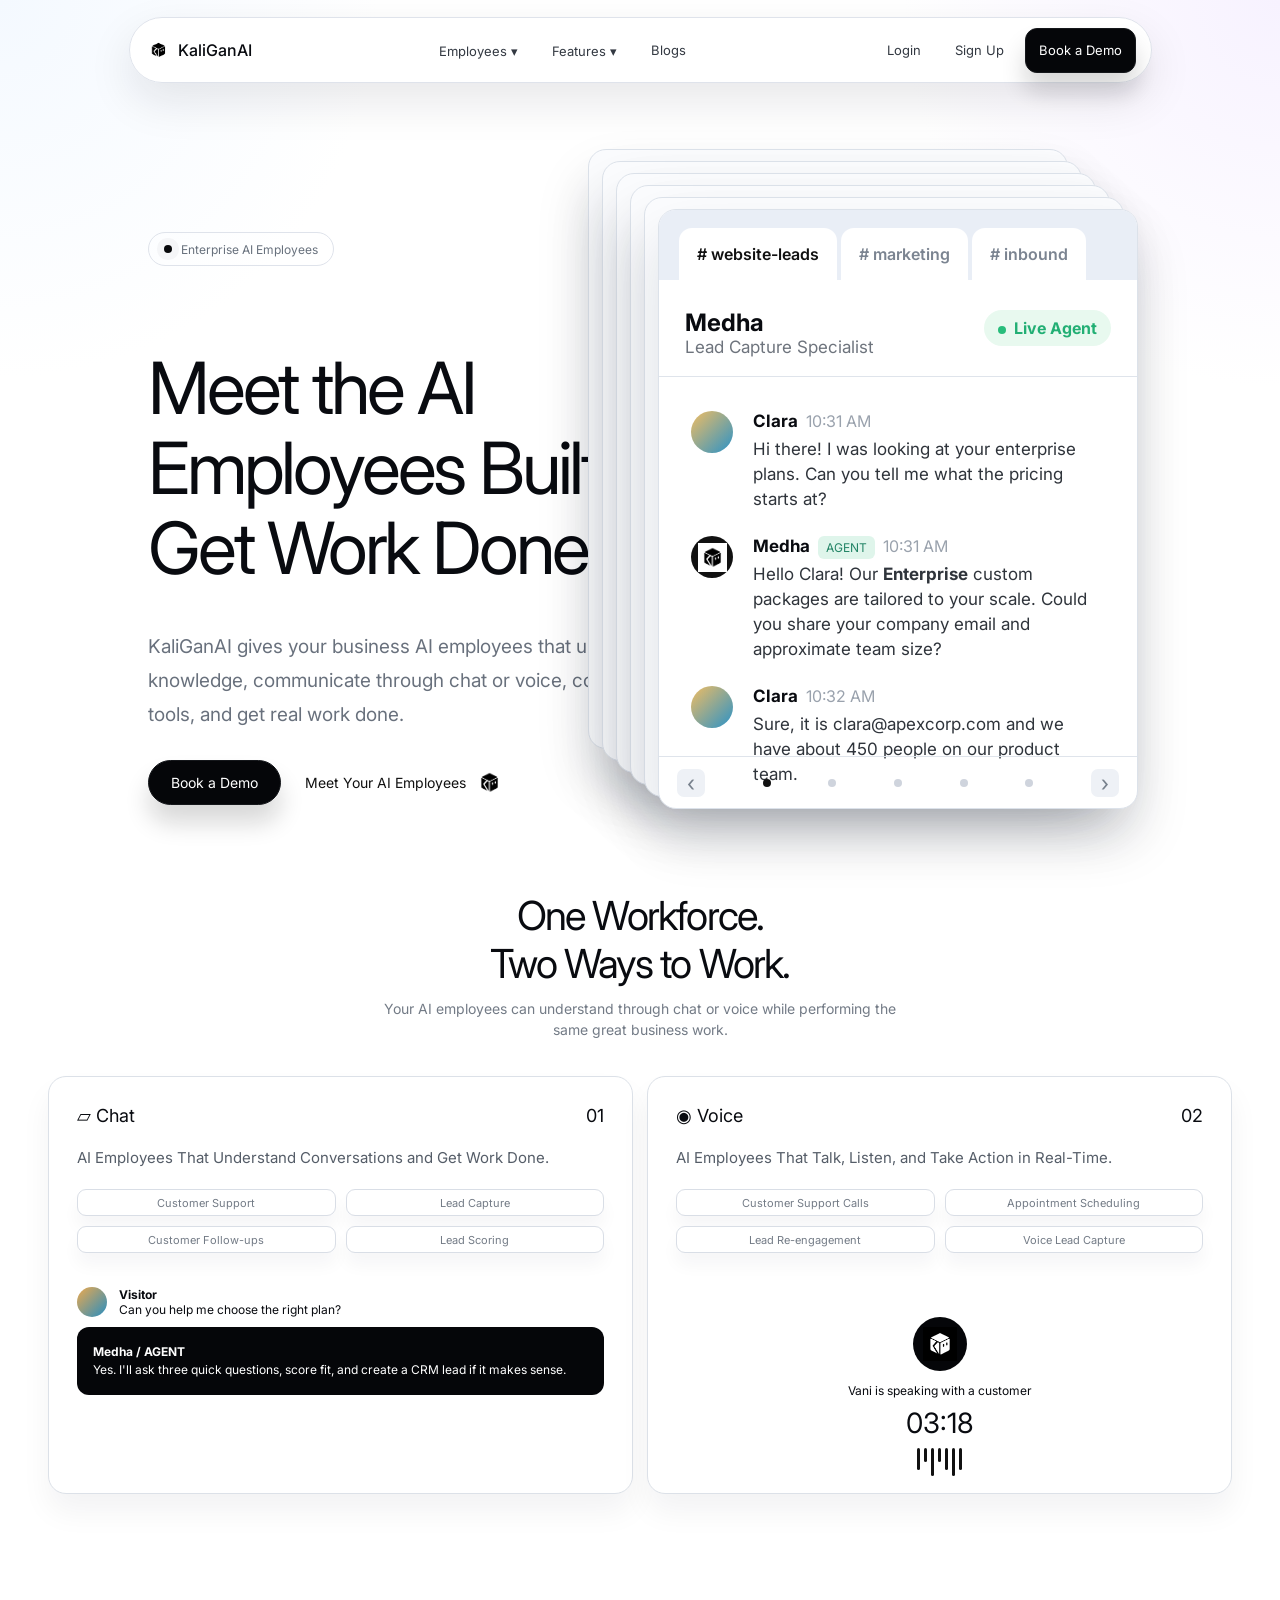
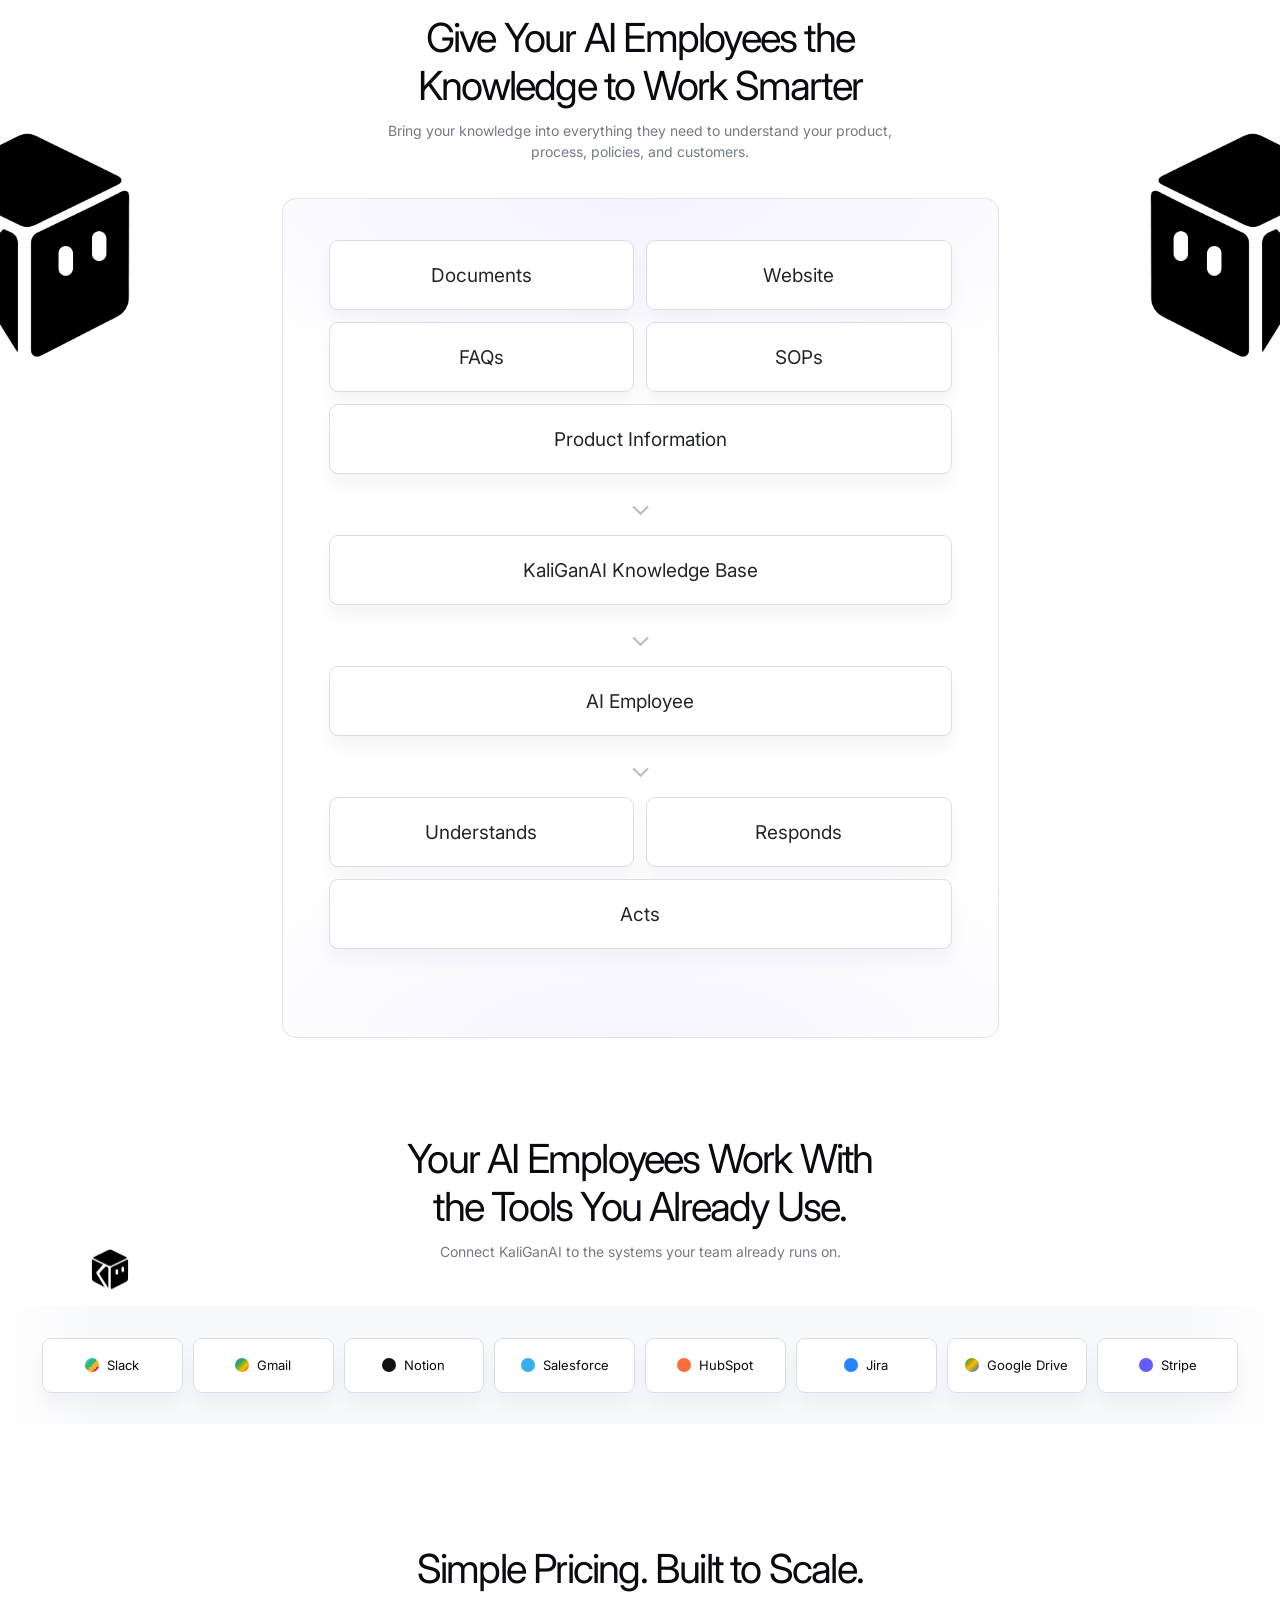
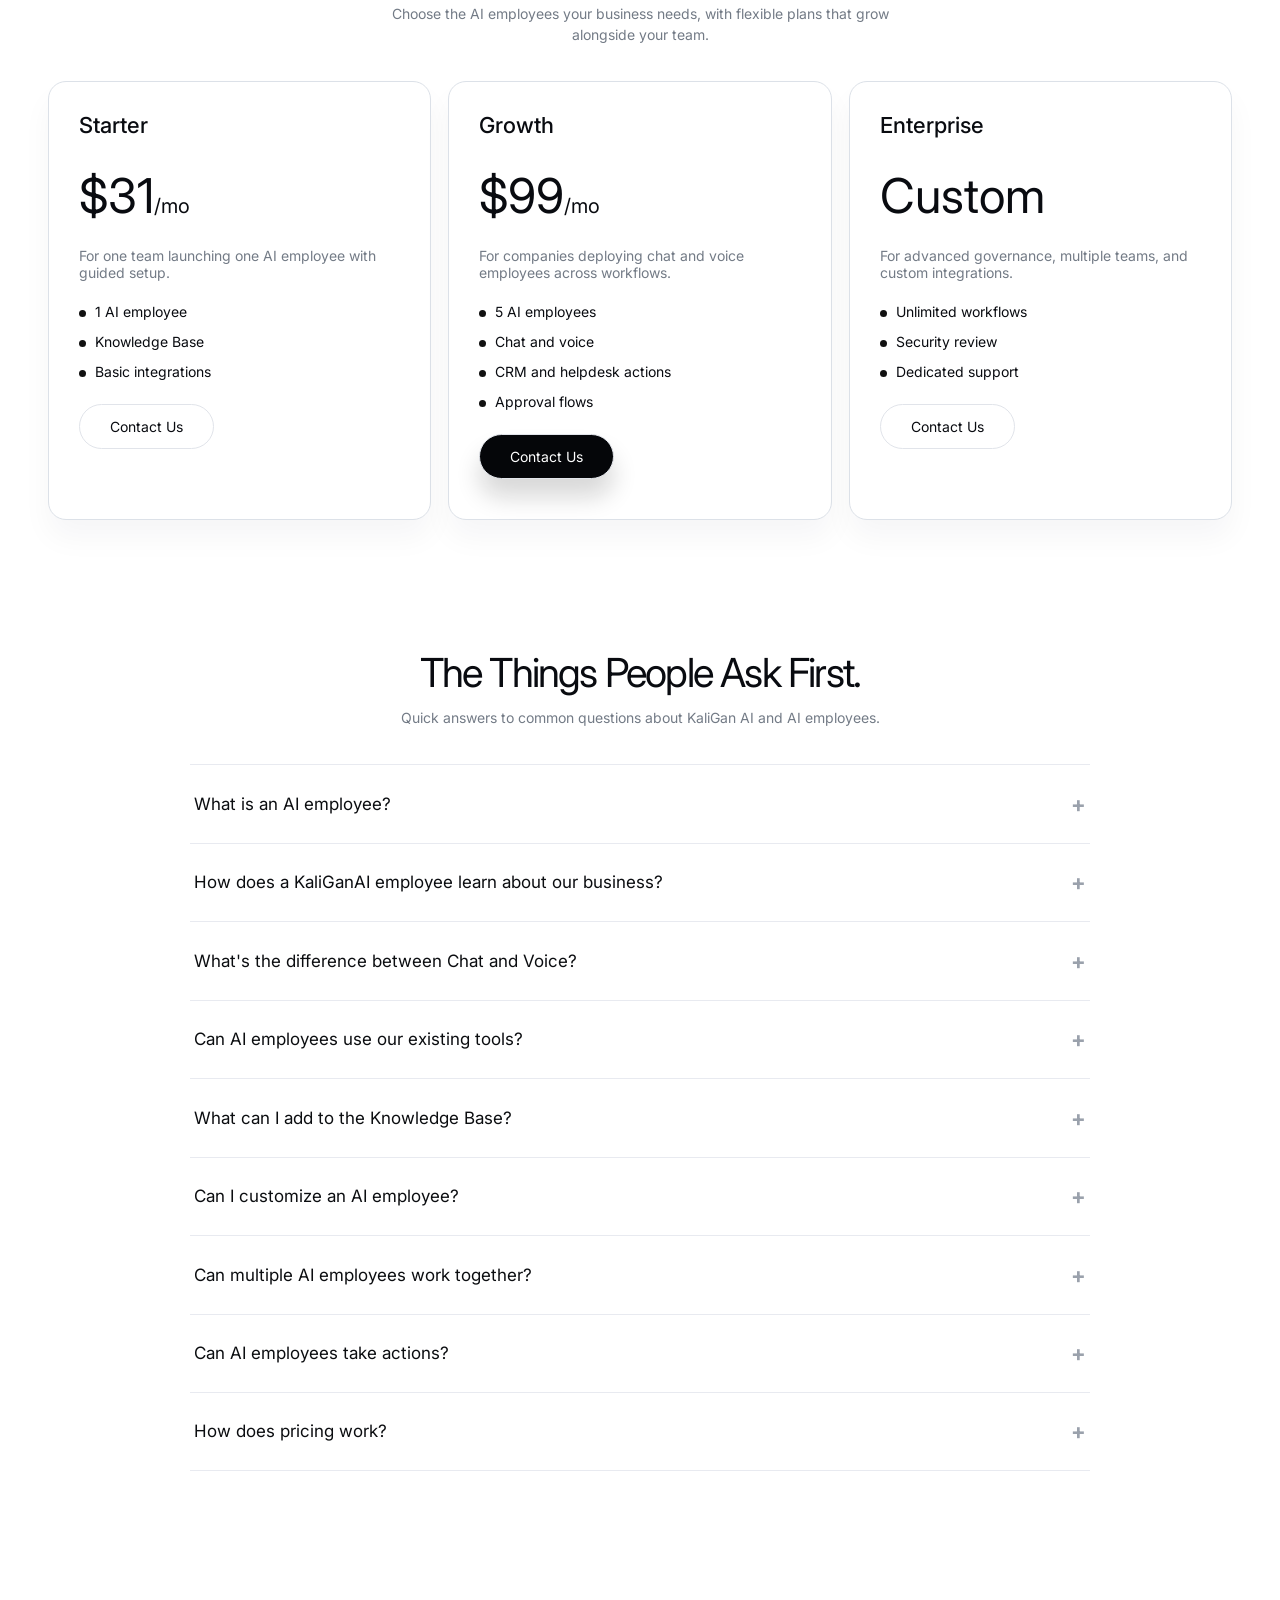
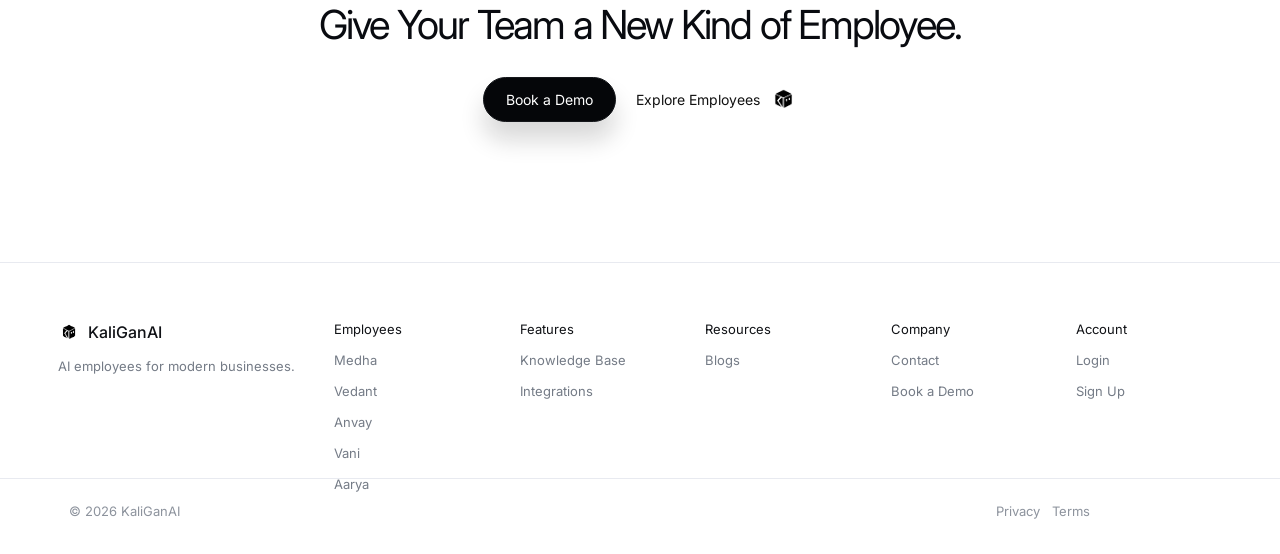
<file: index.html>
<!doctype html>
<html lang="en">
  <head>
    <meta charset="UTF-8" />
    <meta name="viewport" content="width=device-width, initial-scale=1.0" />
    <title>KaliGanAI</title>
    <link rel="preconnect" href="https://fonts.googleapis.com" />
    <link rel="preconnect" href="https://fonts.gstatic.com" crossorigin />
    <link href="https://fonts.googleapis.com/css2?family=Inter:wght@400;500;600;700&display=swap" rel="stylesheet" />
    <link rel="stylesheet" href="./styles.css" />
  </head>
  <body>
    <main class="page-shell">
      <header class="nav-wrap">
        <nav class="nav-pill">
            <a class="brand" href="./index.html"><img class="logo-img" src="./assets/black-logo-cropped.png" alt="" />KaliGanAI</a>
          <div class="nav-links">
            <div class="nav-item">
              <a class="active" href="#employees">Employees ▾</a>
              <div class="dropdown">
                <a href="./chat-employees.html">Chat Employees</a>
                <a href="./voice-employee.html">Voice Employees</a>
              </div>
            </div>
            <div class="nav-item">
              <a href="#features">Features ▾</a>
              <div class="dropdown">
                <a href="./integration.html">Integration</a>
                <a href="./knowledge-base.html">Knowledge Base</a>
              </div>
            </div>
            <a href="./blogs.html">Blogs</a>
          </div>
          <div class="nav-actions">
            <a href="#">Login</a>
            <a href="#">Sign Up</a>
            <a class="black-btn" href="#demo">Book a Demo</a>
          </div>
        </nav>
      </header>

      <section class="hero">
        <div class="hero-copy">
          <p class="eyebrow"><span></span>Enterprise AI Employees</p>
          <h1>Meet the AI Employees Built to Get Work Done.</h1>
          <p class="lead">KaliGanAI gives your business AI employees that understand your knowledge, communicate through chat or voice, connect with your tools, and get real work done.</p>
          <div class="hero-actions">
            <a class="black-btn" href="#demo">Book a Demo</a>
            <a class="text-btn" href="./chat-employees.html">Meet Your AI Employees <img src="./assets/cube-mark.png" alt="" /></a>
          </div>
        </div>

        <div class="chat-stack" aria-label="AI employee chat examples">
          <article class="chat-card card-back back-5"></article>
          <article class="chat-card card-back back-4"></article>
          <article class="chat-card card-back back-3"></article>
          <article class="chat-card card-back back-2"></article>
          <article class="chat-card card-back back-1"></article>
          <article class="chat-card">
            <div class="tabs"><span># website-leads</span><span># marketing</span><span># inbound</span></div>
            <div class="card-meta"><div><strong>Medha</strong><small>Lead Capture Specialist</small></div><em><i></i>Live Agent</em></div>
            <div class="messages">
              <div class="msg human"><b>Clara</b><time>10:31 AM</time><p>Hi there! I was looking at your enterprise plans. Can you tell me what the pricing starts at?</p></div>
              <div class="msg agent"><b>Medha</b><mark>AGENT</mark><time>10:31 AM</time><p>Hello Clara! Our <strong>Enterprise</strong> custom packages are tailored to your scale. Could you share your company email and approximate team size?</p></div>
              <div class="msg human"><b>Clara</b><time>10:32 AM</time><p>Sure, it is clara@apexcorp.com and we have about 450 people on our product team.</p></div>
              <div class="msg agent"><b>Medha</b><mark>AGENT</mark><time>10:33 AM</time><p>Perfect! I've logged Apex Corp with 450 members. I am tagging our sales lead <strong class="blue">@Marcus</strong> to coordinate a custom demo.</p></div>
            </div>
            <div class="pager"><span>‹</span><i></i><i></i><i></i><i></i><i></i><span>›</span></div>
          </article>
        </div>
      </section>

      <section class="two-workforce" id="employees">
        <h2>One Workforce.<br />Two Ways to Work.</h2>
        <p>Your AI employees can understand through chat or voice while performing the same great business work.</p>
        <div class="mode-grid">
          <article class="mode-card" id="chat-employees"><div class="mode-head"><span>▱ Chat</span><b>01</b></div><h3>AI Employees That Understand Conversations and Get Work Done.</h3><div class="input-row"><span>Customer Support</span><span>Lead Capture</span><span>Customer Follow-ups</span><span>Lead Scoring</span></div><div class="mini-person"><span></span><div><b>Visitor</b><small>Can you help me choose the right plan?</small></div></div><div class="answer"><b>Medha / AGENT</b><br />Yes. I'll ask three quick questions, score fit, and create a CRM lead if it makes sense.</div></article>
          <article class="mode-card" id="voice-employees"><div class="mode-head"><span>◉ Voice</span><b>02</b></div><h3>AI Employees That Talk, Listen, and Take Action in Real-Time.</h3><div class="input-row"><span>Customer Support Calls</span><span>Appointment Scheduling</span><span>Lead Re-engagement</span><span>Voice Lead Capture</span></div><div class="voice-orb"><img src="./assets/cube-mark.png" alt="" /></div><p class="voice-note">Vani is speaking with a customer</p><strong class="timer">03:18</strong><div class="wave"><i></i><i></i><i></i><i></i><i></i><i></i><i></i></div></article>
        </div>
      </section>

      <section class="knowledge" id="features">
        <img class="side-cube left-cube" src="./assets/cube-mark.png" alt="" />
        <img class="side-cube right-cube" src="./assets/cube-mark.png" alt="" />
        <h2>Give Your AI Employees the<br />Knowledge to Work Smarter</h2>
        <p>Bring your knowledge into everything they need to understand your product, process, policies, and customers.</p>
        <div class="flow-card">
          <div class="sources"><span>Documents</span><span>Website</span><span>FAQs</span><span>SOPs</span><span class="wide">Product Information</span></div>
          <div class="down">⌄</div>
          <strong>KaliGanAI Knowledge Base</strong>
          <div class="down">⌄</div>
          <strong>AI Employee</strong>
          <div class="down">⌄</div>
          <div class="sources last"><span>Understands</span><span>Responds</span><span class="wide">Acts</span></div>
        </div>
      </section>

      <section class="integrations" id="integrations">
        <img class="integration-cube" src="./assets/cube-mark.png" alt="" />
        <h2>Your AI Employees Work With<br />the Tools You Already Use.</h2>
        <p>Connect KaliGanAI to the systems your team already runs on.</p>
        <div class="tool-strip">
          <span><i class="slack"></i>Slack</span><span><i class="gmail"></i>Gmail</span><span><i class="notion"></i>Notion</span><span><i class="salesforce"></i>Salesforce</span><span><i class="hubspot"></i>HubSpot</span><span><i class="jira"></i>Jira</span><span><i class="drive"></i>Google Drive</span><span><i class="stripe"></i>Stripe</span>
        </div>
      </section>

      <section class="pricing">
        <h2>Simple Pricing. Built to Scale.</h2>
        <p>Choose the AI employees your business needs, with flexible plans that grow alongside your team.</p>
        <div class="price-grid">
          <article><h3>Starter</h3><b>$31<span>/mo</span></b><p>For one team launching one AI employee with guided setup.</p><ul><li>1 AI employee</li><li>Knowledge Base</li><li>Basic integrations</li></ul><a>Contact Us</a></article>
          <article><h3>Growth</h3><b>$99<span>/mo</span></b><p>For companies deploying chat and voice employees across workflows.</p><ul><li>5 AI employees</li><li>Chat and voice</li><li>CRM and helpdesk actions</li><li>Approval flows</li></ul><a class="black-btn">Contact Us</a></article>
          <article><h3>Enterprise</h3><b>Custom</b><p>For advanced governance, multiple teams, and custom integrations.</p><ul><li>Unlimited workflows</li><li>Security review</li><li>Dedicated support</li></ul><a>Contact Us</a></article>
        </div>
      </section>

      <section class="faq" id="faq">
        <h2>The Things People Ask First.</h2>
        <p>Quick answers to common questions about KaliGan AI and AI employees.</p>
        <div class="faq-list">
          <button>What is an AI employee?<span>+</span></button>
          <button>How does a KaliGanAI employee learn about our business?<span>+</span></button>
          <button>What's the difference between Chat and Voice?<span>+</span></button>
          <button>Can AI employees use our existing tools?<span>+</span></button>
          <button>What can I add to the Knowledge Base?<span>+</span></button>
          <button>Can I customize an AI employee?<span>+</span></button>
          <button>Can multiple AI employees work together?<span>+</span></button>
          <button>Can AI employees take actions?<span>+</span></button>
          <button>How does pricing work?<span>+</span></button>
        </div>
      </section>

      <section class="cta" id="demo">
        <h2>Give Your Team a New Kind of Employee.</h2>
        <div class="cta-actions">
          <a class="black-btn" href="#demo">Book a Demo</a>
          <a class="text-btn" href="./chat-employees.html">Explore Employees <img src="./assets/cube-mark.png" alt="" /></a>
        </div>
      </section>

      <footer>
        <div class="foot-brand"><a class="brand"><img class="logo-img small" src="./assets/black-logo-cropped.png" alt="" />KaliGanAI</a><p>AI employees for modern businesses.</p></div>
        <div><b>Employees</b><a>Medha</a><a>Vedant</a><a>Anvay</a><a>Vani</a><a>Aarya</a></div>
        <div><b>Features</b><a>Knowledge Base</a><a>Integrations</a></div>
        <div><b>Resources</b><a>Blogs</a></div>
        <div><b>Company</b><a>Contact</a><a>Book a Demo</a></div>
        <div><b>Account</b><a>Login</a><a>Sign Up</a></div>
      </footer>
      <div class="copyright"><span>© 2026 KaliGanAI</span><span>Privacy&nbsp;&nbsp;&nbsp;Terms</span></div>
    </main>
  </body>
</html>
</file>
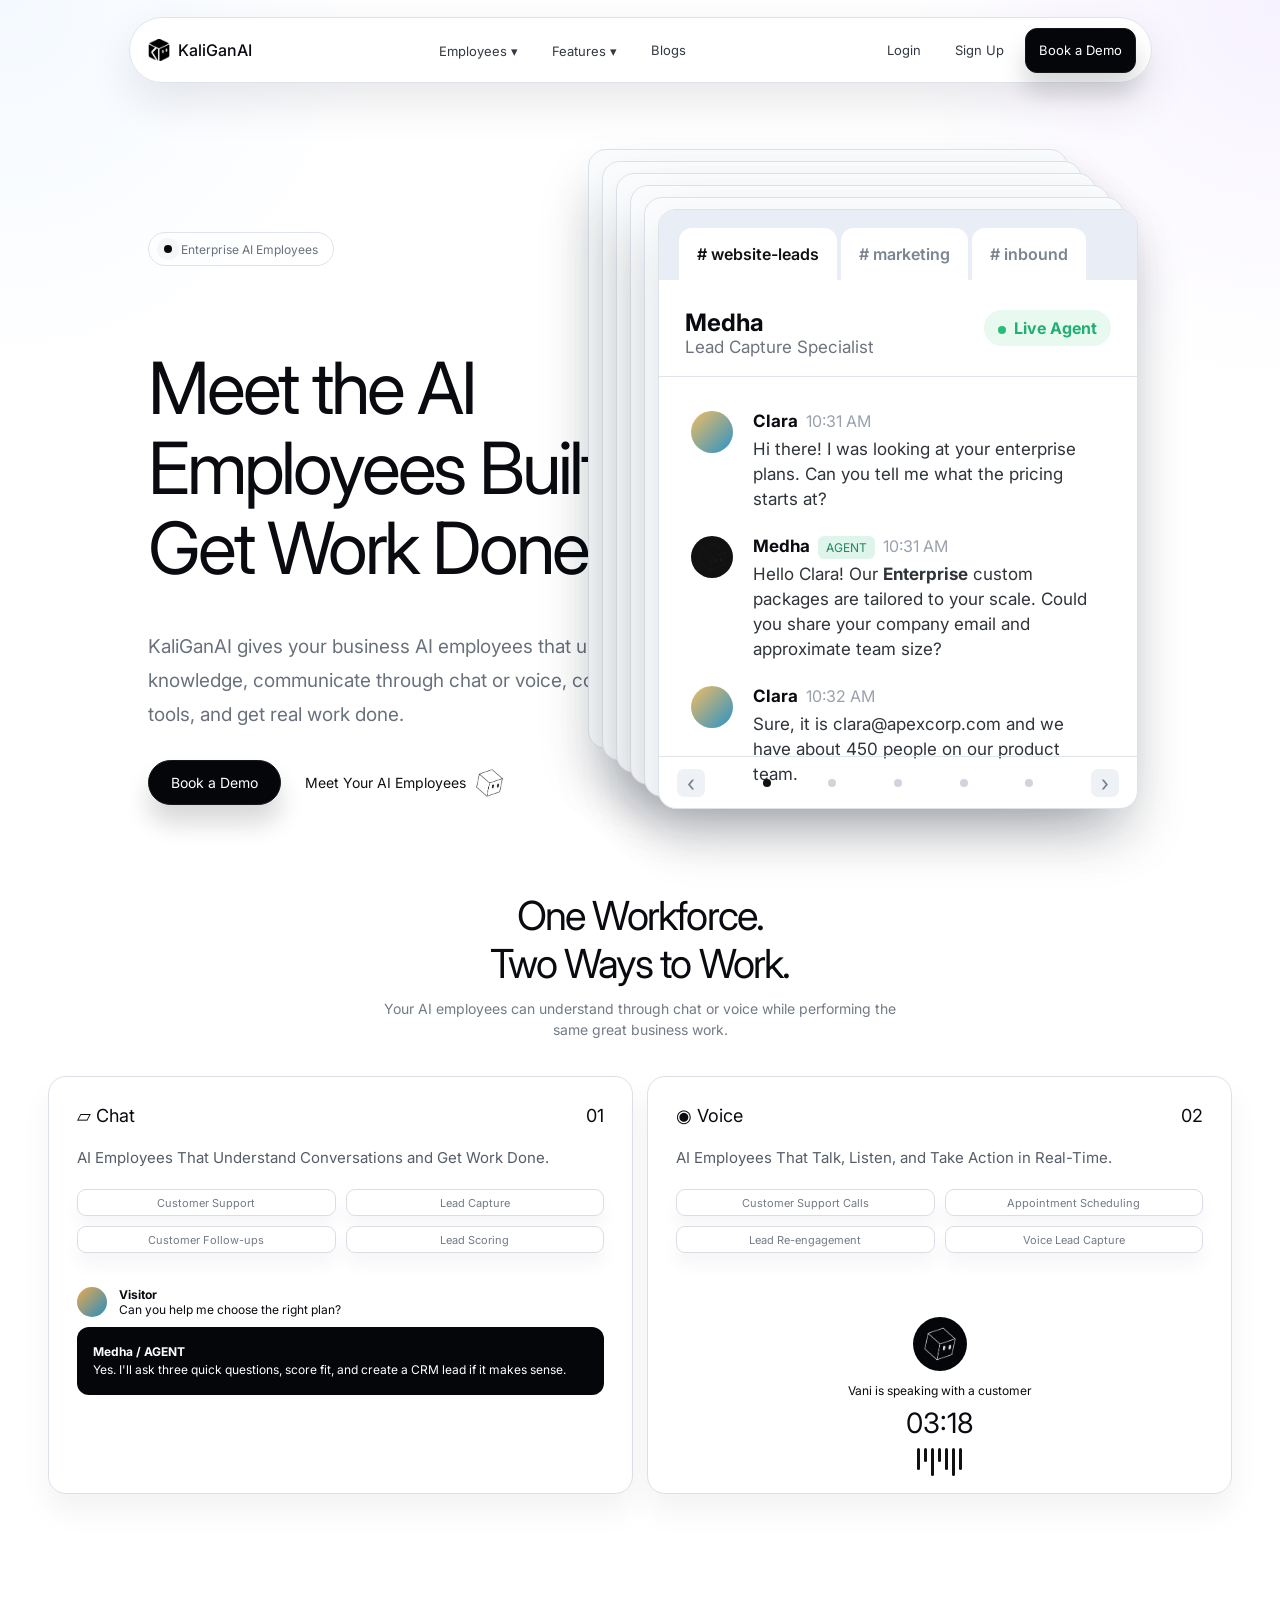
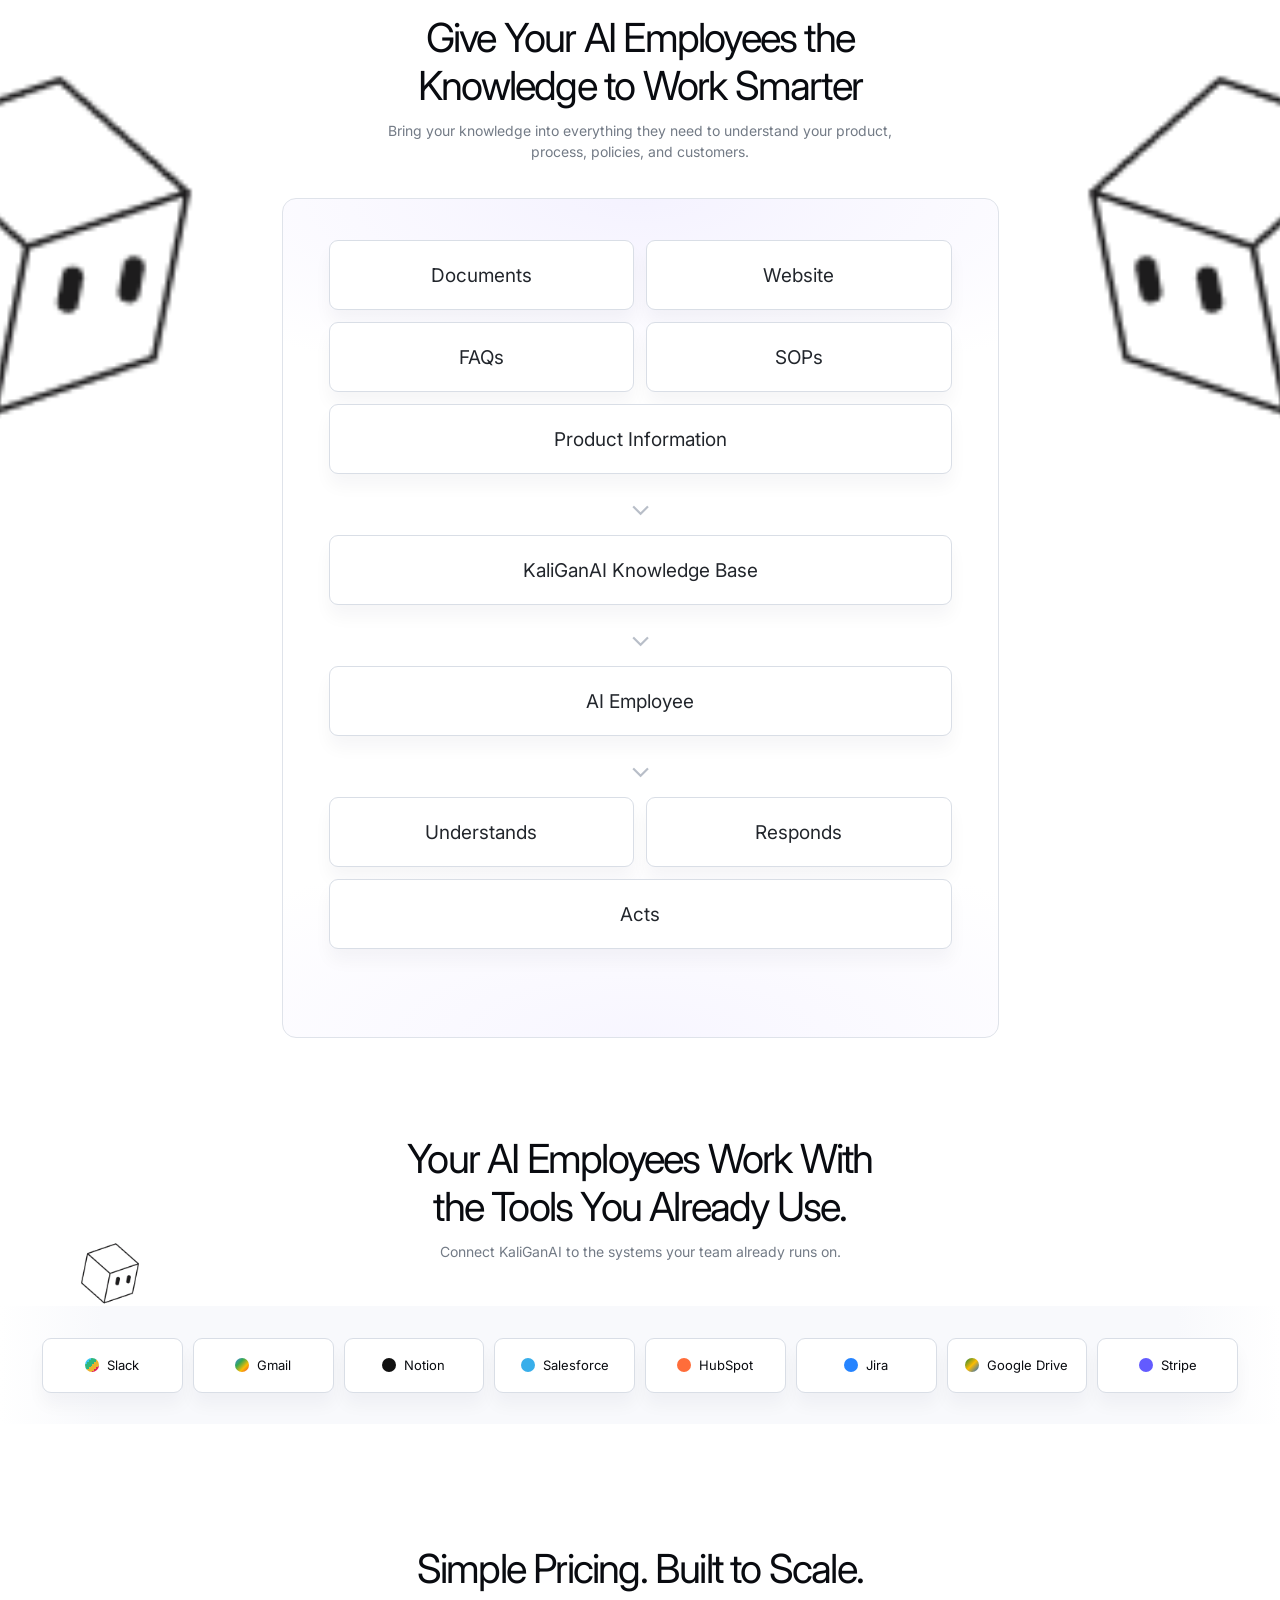
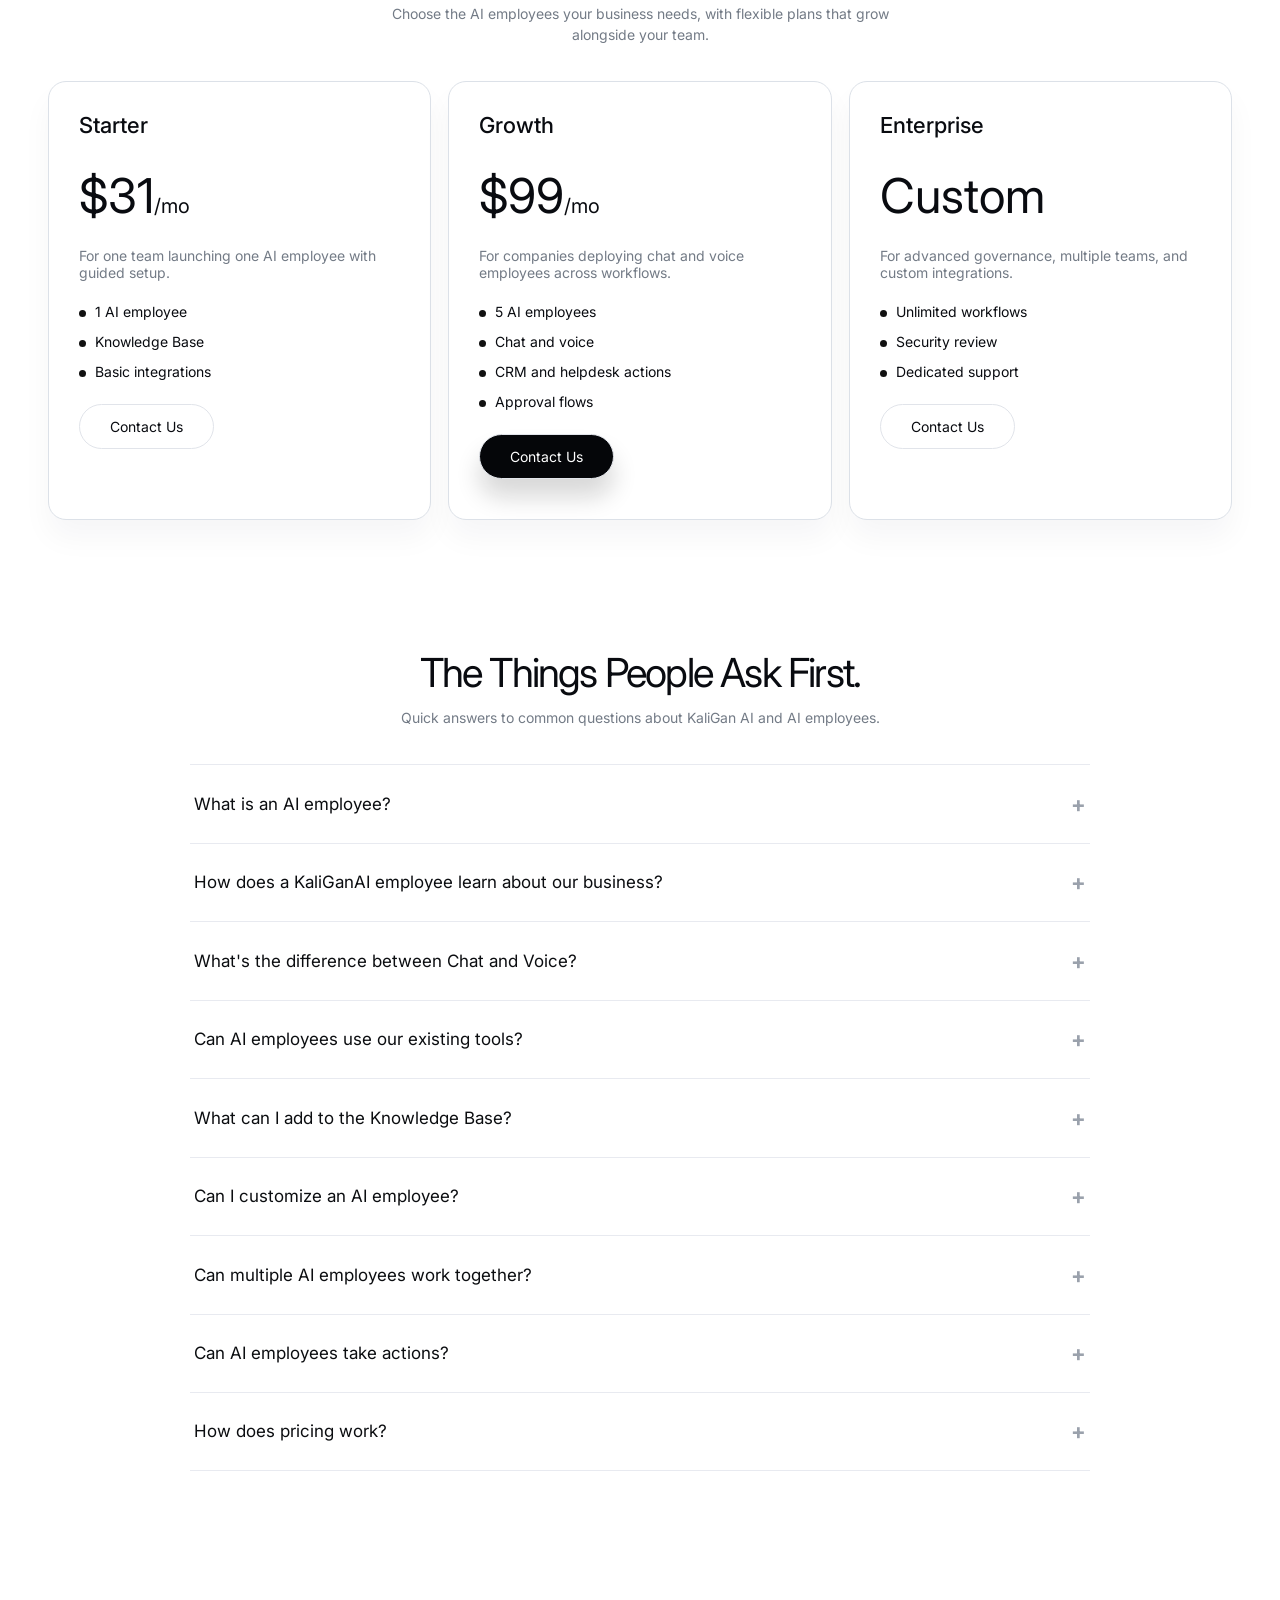
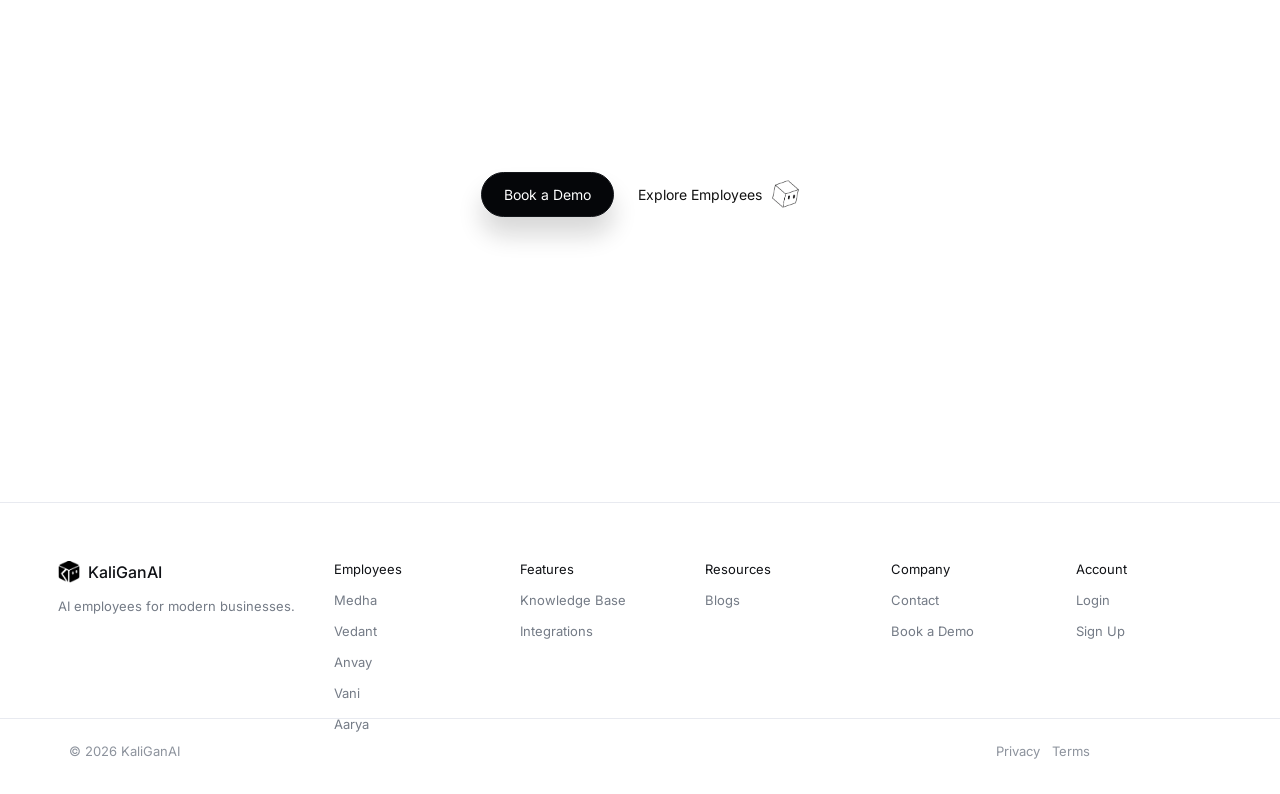
<file: outputs/index.html>
<!doctype html>
<html lang="en">
  <head>
    <meta charset="UTF-8" />
    <meta name="viewport" content="width=device-width, initial-scale=1.0" />
    <title>KaliGanAI</title>
    <link rel="preconnect" href="https://fonts.googleapis.com" />
    <link rel="preconnect" href="https://fonts.gstatic.com" crossorigin />
    <link href="https://fonts.googleapis.com/css2?family=Inter:wght@400;500;600;700&display=swap" rel="stylesheet" />
    <link rel="stylesheet" href="./styles.css" />
  </head>
  <body>
    <main class="page-shell">
      <header class="nav-wrap">
        <nav class="nav-pill">
            <a class="brand" href="./index.html"><img class="logo-img" src="./assets/black-logo-cropped.png" alt="" />KaliGanAI</a>
          <div class="nav-links">
            <div class="nav-item">
              <a class="active" href="#employees">Employees ▾</a>
              <div class="dropdown">
                <a href="./chat-employees.html">Chat Employees</a>
                <a href="./voice-employee.html">Voice Employees</a>
              </div>
            </div>
            <div class="nav-item">
              <a href="#features">Features ▾</a>
              <div class="dropdown">
                <a href="./integration.html">Integration</a>
                <a href="./knowledge-base.html">Knowledge Base</a>
              </div>
            </div>
            <a href="./blogs.html">Blogs</a>
          </div>
          <div class="nav-actions">
            <a href="#">Login</a>
            <a href="#">Sign Up</a>
            <a class="black-btn" href="#demo">Book a Demo</a>
          </div>
        </nav>
      </header>

      <section class="hero">
        <div class="hero-copy">
          <p class="eyebrow"><span></span>Enterprise AI Employees</p>
          <h1>Meet the AI Employees Built to Get Work Done.</h1>
          <p class="lead">KaliGanAI gives your business AI employees that understand your knowledge, communicate through chat or voice, connect with your tools, and get real work done.</p>
          <div class="hero-actions">
            <a class="black-btn" href="#demo">Book a Demo</a>
            <a class="text-btn" href="./chat-employees.html">Meet Your AI Employees <img src="./assets/cube-mark.png" alt="" /></a>
          </div>
        </div>

        <div class="chat-stack" aria-label="AI employee chat examples">
          <article class="chat-card card-back back-5"></article>
          <article class="chat-card card-back back-4"></article>
          <article class="chat-card card-back back-3"></article>
          <article class="chat-card card-back back-2"></article>
          <article class="chat-card card-back back-1"></article>
          <article class="chat-card">
            <div class="tabs"><span># website-leads</span><span># marketing</span><span># inbound</span></div>
            <div class="card-meta"><div><strong>Medha</strong><small>Lead Capture Specialist</small></div><em><i></i>Live Agent</em></div>
            <div class="messages">
              <div class="msg human"><b>Clara</b><time>10:31 AM</time><p>Hi there! I was looking at your enterprise plans. Can you tell me what the pricing starts at?</p></div>
              <div class="msg agent"><b>Medha</b><mark>AGENT</mark><time>10:31 AM</time><p>Hello Clara! Our <strong>Enterprise</strong> custom packages are tailored to your scale. Could you share your company email and approximate team size?</p></div>
              <div class="msg human"><b>Clara</b><time>10:32 AM</time><p>Sure, it is clara@apexcorp.com and we have about 450 people on our product team.</p></div>
              <div class="msg agent"><b>Medha</b><mark>AGENT</mark><time>10:33 AM</time><p>Perfect! I've logged Apex Corp with 450 members. I am tagging our sales lead <strong class="blue">@Marcus</strong> to coordinate a custom demo.</p></div>
            </div>
            <div class="pager"><span>‹</span><i></i><i></i><i></i><i></i><i></i><span>›</span></div>
          </article>
        </div>
      </section>

      <section class="two-workforce" id="employees">
        <h2>One Workforce.<br />Two Ways to Work.</h2>
        <p>Your AI employees can understand through chat or voice while performing the same great business work.</p>
        <div class="mode-grid">
          <article class="mode-card" id="chat-employees"><div class="mode-head"><span>▱ Chat</span><b>01</b></div><h3>AI Employees That Understand Conversations and Get Work Done.</h3><div class="input-row"><span>Customer Support</span><span>Lead Capture</span><span>Customer Follow-ups</span><span>Lead Scoring</span></div><div class="mini-person"><span></span><div><b>Visitor</b><small>Can you help me choose the right plan?</small></div></div><div class="answer"><b>Medha / AGENT</b><br />Yes. I'll ask three quick questions, score fit, and create a CRM lead if it makes sense.</div></article>
          <article class="mode-card" id="voice-employees"><div class="mode-head"><span>◉ Voice</span><b>02</b></div><h3>AI Employees That Talk, Listen, and Take Action in Real-Time.</h3><div class="input-row"><span>Customer Support Calls</span><span>Appointment Scheduling</span><span>Lead Re-engagement</span><span>Voice Lead Capture</span></div><div class="voice-orb"><img src="./assets/cube-mark.png" alt="" /></div><p class="voice-note">Vani is speaking with a customer</p><strong class="timer">03:18</strong><div class="wave"><i></i><i></i><i></i><i></i><i></i><i></i><i></i></div></article>
        </div>
      </section>

      <section class="knowledge" id="features">
        <img class="side-cube left-cube" src="./assets/cube-mark.png" alt="" />
        <img class="side-cube right-cube" src="./assets/cube-mark.png" alt="" />
        <h2>Give Your AI Employees the<br />Knowledge to Work Smarter</h2>
        <p>Bring your knowledge into everything they need to understand your product, process, policies, and customers.</p>
        <div class="flow-card">
          <div class="sources"><span>Documents</span><span>Website</span><span>FAQs</span><span>SOPs</span><span class="wide">Product Information</span></div>
          <div class="down">⌄</div>
          <strong>KaliGanAI Knowledge Base</strong>
          <div class="down">⌄</div>
          <strong>AI Employee</strong>
          <div class="down">⌄</div>
          <div class="sources last"><span>Understands</span><span>Responds</span><span class="wide">Acts</span></div>
        </div>
      </section>

      <section class="integrations" id="integrations">
        <img class="integration-cube" src="./assets/cube-mark.png" alt="" />
        <h2>Your AI Employees Work With<br />the Tools You Already Use.</h2>
        <p>Connect KaliGanAI to the systems your team already runs on.</p>
        <div class="tool-strip">
          <span><i class="slack"></i>Slack</span><span><i class="gmail"></i>Gmail</span><span><i class="notion"></i>Notion</span><span><i class="salesforce"></i>Salesforce</span><span><i class="hubspot"></i>HubSpot</span><span><i class="jira"></i>Jira</span><span><i class="drive"></i>Google Drive</span><span><i class="stripe"></i>Stripe</span>
        </div>
      </section>

      <section class="pricing">
        <h2>Simple Pricing. Built to Scale.</h2>
        <p>Choose the AI employees your business needs, with flexible plans that grow alongside your team.</p>
        <div class="price-grid">
          <article><h3>Starter</h3><b>$31<span>/mo</span></b><p>For one team launching one AI employee with guided setup.</p><ul><li>1 AI employee</li><li>Knowledge Base</li><li>Basic integrations</li></ul><a>Contact Us</a></article>
          <article><h3>Growth</h3><b>$99<span>/mo</span></b><p>For companies deploying chat and voice employees across workflows.</p><ul><li>5 AI employees</li><li>Chat and voice</li><li>CRM and helpdesk actions</li><li>Approval flows</li></ul><a class="black-btn">Contact Us</a></article>
          <article><h3>Enterprise</h3><b>Custom</b><p>For advanced governance, multiple teams, and custom integrations.</p><ul><li>Unlimited workflows</li><li>Security review</li><li>Dedicated support</li></ul><a>Contact Us</a></article>
        </div>
      </section>

      <section class="faq" id="faq">
        <h2>The Things People Ask First.</h2>
        <p>Quick answers to common questions about KaliGan AI and AI employees.</p>
        <div class="faq-list">
          <button>What is an AI employee?<span>+</span></button>
          <button>How does a KaliGanAI employee learn about our business?<span>+</span></button>
          <button>What's the difference between Chat and Voice?<span>+</span></button>
          <button>Can AI employees use our existing tools?<span>+</span></button>
          <button>What can I add to the Knowledge Base?<span>+</span></button>
          <button>Can I customize an AI employee?<span>+</span></button>
          <button>Can multiple AI employees work together?<span>+</span></button>
          <button>Can AI employees take actions?<span>+</span></button>
          <button>How does pricing work?<span>+</span></button>
        </div>
      </section>

      <section class="cta" id="demo">
        <a class="black-btn">Book a Demo</a>
        <a class="text-btn" href="./chat-employees.html">Explore Employees <img src="./assets/cube-mark.png" alt="" /></a>
      </section>

      <footer>
        <div class="foot-brand"><a class="brand"><img class="logo-img small" src="./assets/black-logo-cropped.png" alt="" />KaliGanAI</a><p>AI employees for modern businesses.</p></div>
        <div><b>Employees</b><a>Medha</a><a>Vedant</a><a>Anvay</a><a>Vani</a><a>Aarya</a></div>
        <div><b>Features</b><a>Knowledge Base</a><a>Integrations</a></div>
        <div><b>Resources</b><a>Blogs</a></div>
        <div><b>Company</b><a>Contact</a><a>Book a Demo</a></div>
        <div><b>Account</b><a>Login</a><a>Sign Up</a></div>
      </footer>
      <div class="copyright"><span>© 2026 KaliGanAI</span><span>Privacy&nbsp;&nbsp;&nbsp;Terms</span></div>
    </main>
  </body>
</html>
</file>
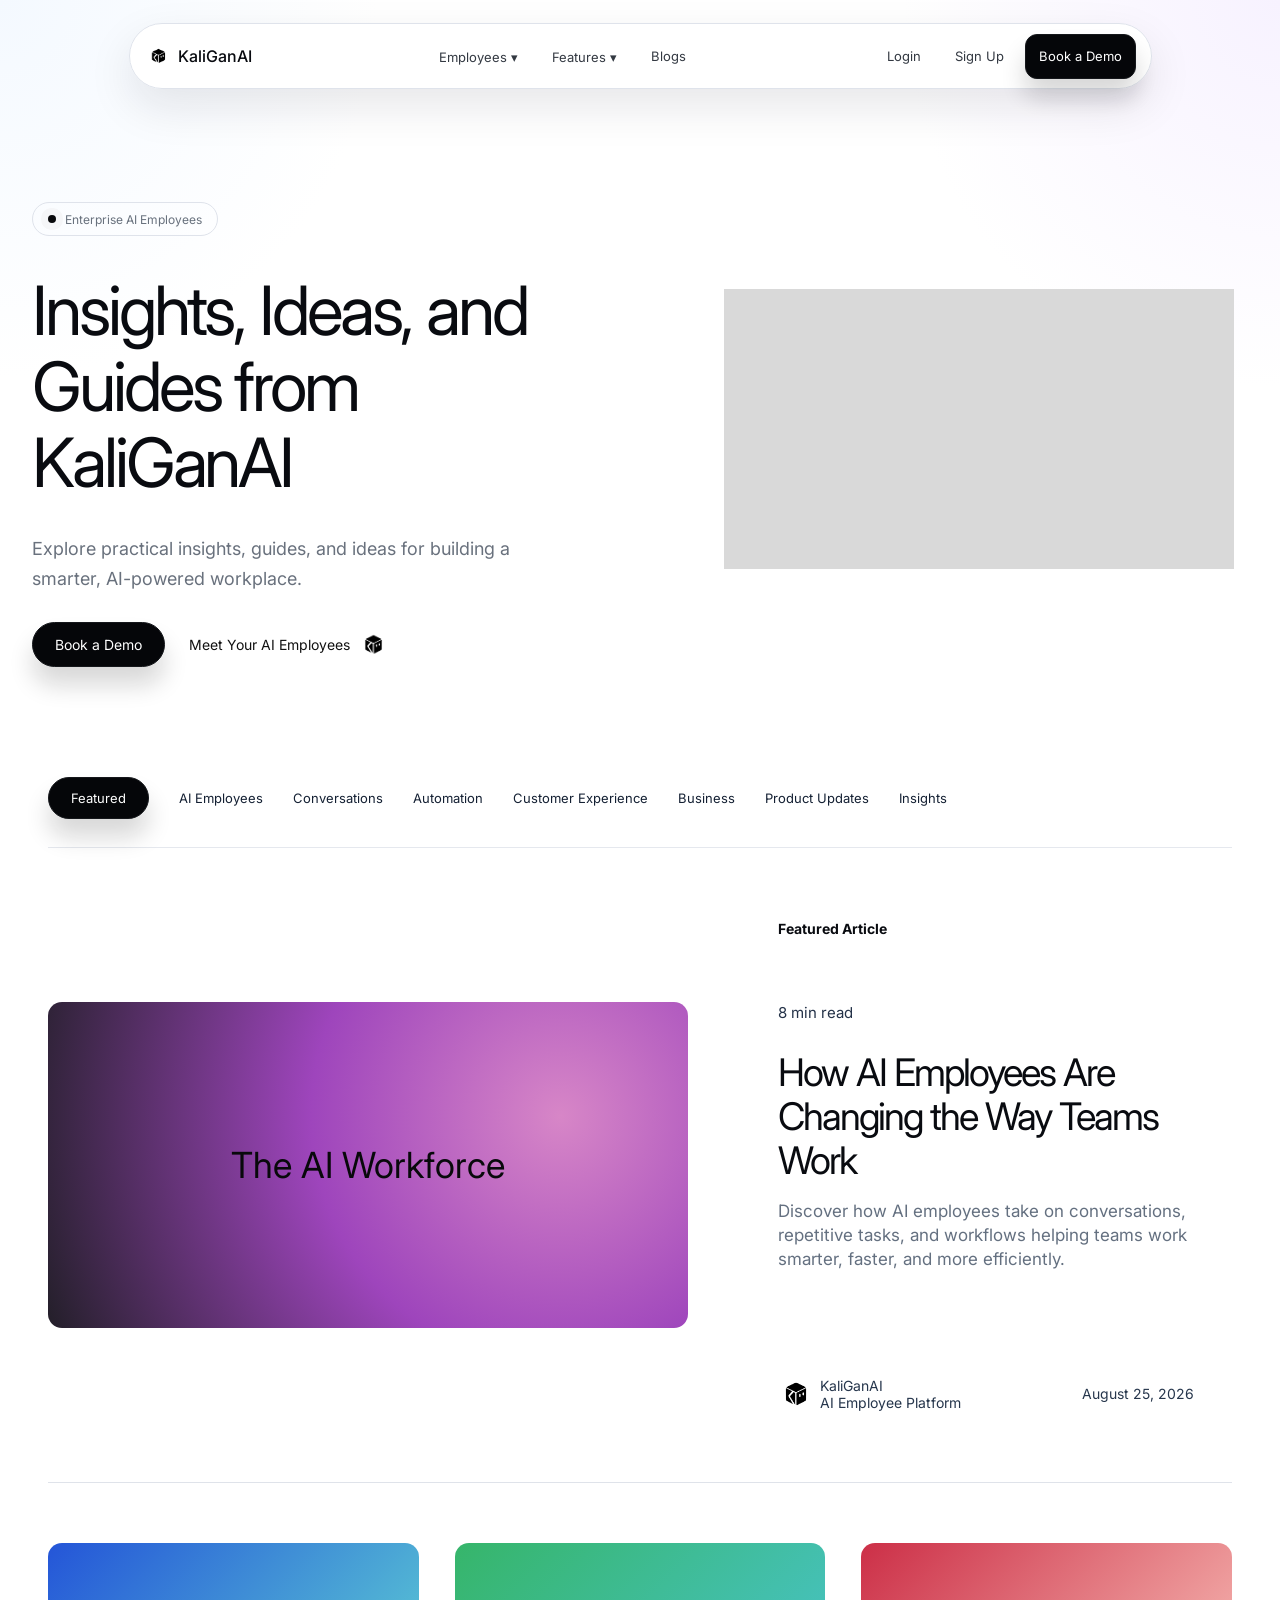
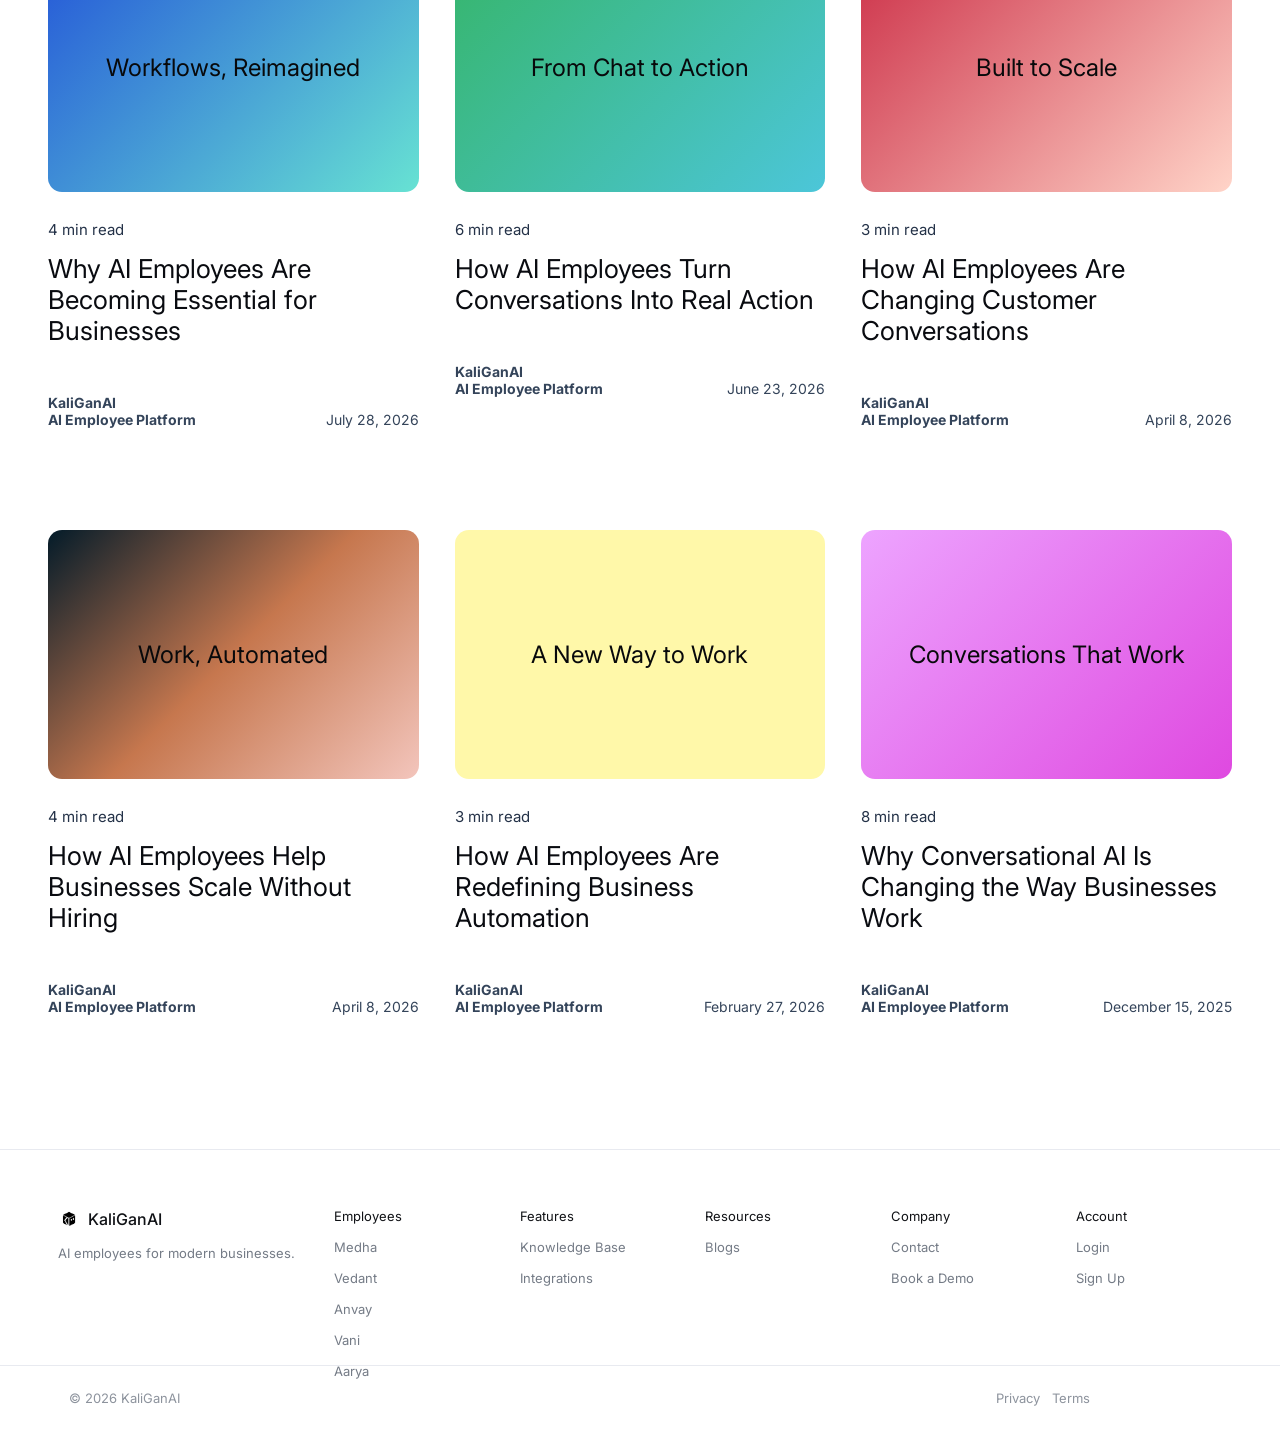
<file: blogs.html>
<!doctype html><html lang="en"><head><meta charset="UTF-8"/><meta name="viewport" content="width=device-width, initial-scale=1.0"/><title>Blogs - KaliGanAI</title><link rel="preconnect" href="https://fonts.googleapis.com"/><link rel="preconnect" href="https://fonts.gstatic.com" crossorigin/><link href="https://fonts.googleapis.com/css2?family=Inter:wght@400;500;600;700&display=swap" rel="stylesheet"/><link rel="stylesheet" href="./styles.css"/></head><body><main class="page-shell subpage blogs-page"><header class="nav-wrap"><nav class="nav-pill"><a class="brand" href="./index.html"><img class="logo-img" src="./assets/black-logo-cropped.png" alt=""/>KaliGanAI</a><div class="nav-links"><div class="nav-item"><a>Employees ▾</a><div class="dropdown"><a href="./chat-employees.html">Chat Employees</a><a href="./voice-employee.html">Voice Employees</a></div></div><div class="nav-item"><a>Features ▾</a><div class="dropdown"><a href="./integration.html">Integration</a><a href="./knowledge-base.html">Knowledge Base</a></div></div><a class="active" href="./blogs.html">Blogs</a></div><div class="nav-actions"><a>Login</a><a>Sign Up</a><a class="black-btn">Book a Demo</a></div></nav></header><section class="sub-hero"><div><p class="eyebrow"><span></span>Enterprise AI Employees</p><h1>Insights, Ideas, and Guides from KaliGanAI</h1><p class="lead">Explore practical insights, guides, and ideas for building a smarter, AI-powered workplace.</p><div class="hero-actions"><a class="black-btn">Book a Demo</a><a class="text-btn" href="./chat-employees.html">Meet Your AI Employees <img src="./assets/cube-mark.png" alt=""/></a></div></div><div class="media-placeholder"></div></section><section class="blog-tabs"><a class="black-btn">Featured</a><a>AI Employees</a><a>Conversations</a><a>Automation</a><a>Customer Experience</a><a>Business</a><a>Product Updates</a><a>Insights</a></section><section class="featured-blog"><div class="blog-art purple">The AI Workforce</div><div><b>Featured Article</b><small>8 min read</small><h2>How AI Employees Are Changing the Way Teams Work</h2><p>Discover how AI employees take on conversations, repetitive tasks, and workflows helping teams work smarter, faster, and more efficiently.</p><div class="author"><img src="./assets/cube-mark.png" alt=""/><span>KaliGanAI<br/>AI Employee Platform</span><time>August 25, 2026</time></div></div></section><section class="blog-grid"><article><div class="blog-art blue">Workflows, Reimagined</div><small>4 min read</small><h3>Why AI Employees Are Becoming Essential for Businesses</h3><p>KaliGanAI<br/>AI Employee Platform <time>July 28, 2026</time></p></article><article><div class="blog-art green">From Chat to Action</div><small>6 min read</small><h3>How AI Employees Turn Conversations Into Real Action</h3><p>KaliGanAI<br/>AI Employee Platform <time>June 23, 2026</time></p></article><article><div class="blog-art red">Built to Scale</div><small>3 min read</small><h3>How AI Employees Are Changing Customer Conversations</h3><p>KaliGanAI<br/>AI Employee Platform <time>April 8, 2026</time></p></article><article><div class="blog-art brown">Work, Automated</div><small>4 min read</small><h3>How AI Employees Help Businesses Scale Without Hiring</h3><p>KaliGanAI<br/>AI Employee Platform <time>April 8, 2026</time></p></article><article><div class="blog-art yellow">A New Way to Work</div><small>3 min read</small><h3>How AI Employees Are Redefining Business Automation</h3><p>KaliGanAI<br/>AI Employee Platform <time>February 27, 2026</time></p></article><article><div class="blog-art pink">Conversations That Work</div><small>8 min read</small><h3>Why Conversational AI Is Changing the Way Businesses Work</h3><p>KaliGanAI<br/>AI Employee Platform <time>December 15, 2025</time></p></article></section><footer><div class="foot-brand"><a class="brand"><img class="logo-img small" src="./assets/black-logo-cropped.png" alt=""/>KaliGanAI</a><p>AI employees for modern businesses.</p></div><div><b>Employees</b><a>Medha</a><a>Vedant</a><a>Anvay</a><a>Vani</a><a>Aarya</a></div><div><b>Features</b><a>Knowledge Base</a><a>Integrations</a></div><div><b>Resources</b><a>Blogs</a></div><div><b>Company</b><a>Contact</a><a>Book a Demo</a></div><div><b>Account</b><a>Login</a><a>Sign Up</a></div></footer><div class="copyright"><span>© 2026 KaliGanAI</span><span>Privacy&nbsp;&nbsp;&nbsp;Terms</span></div></main></body></html>
</file>
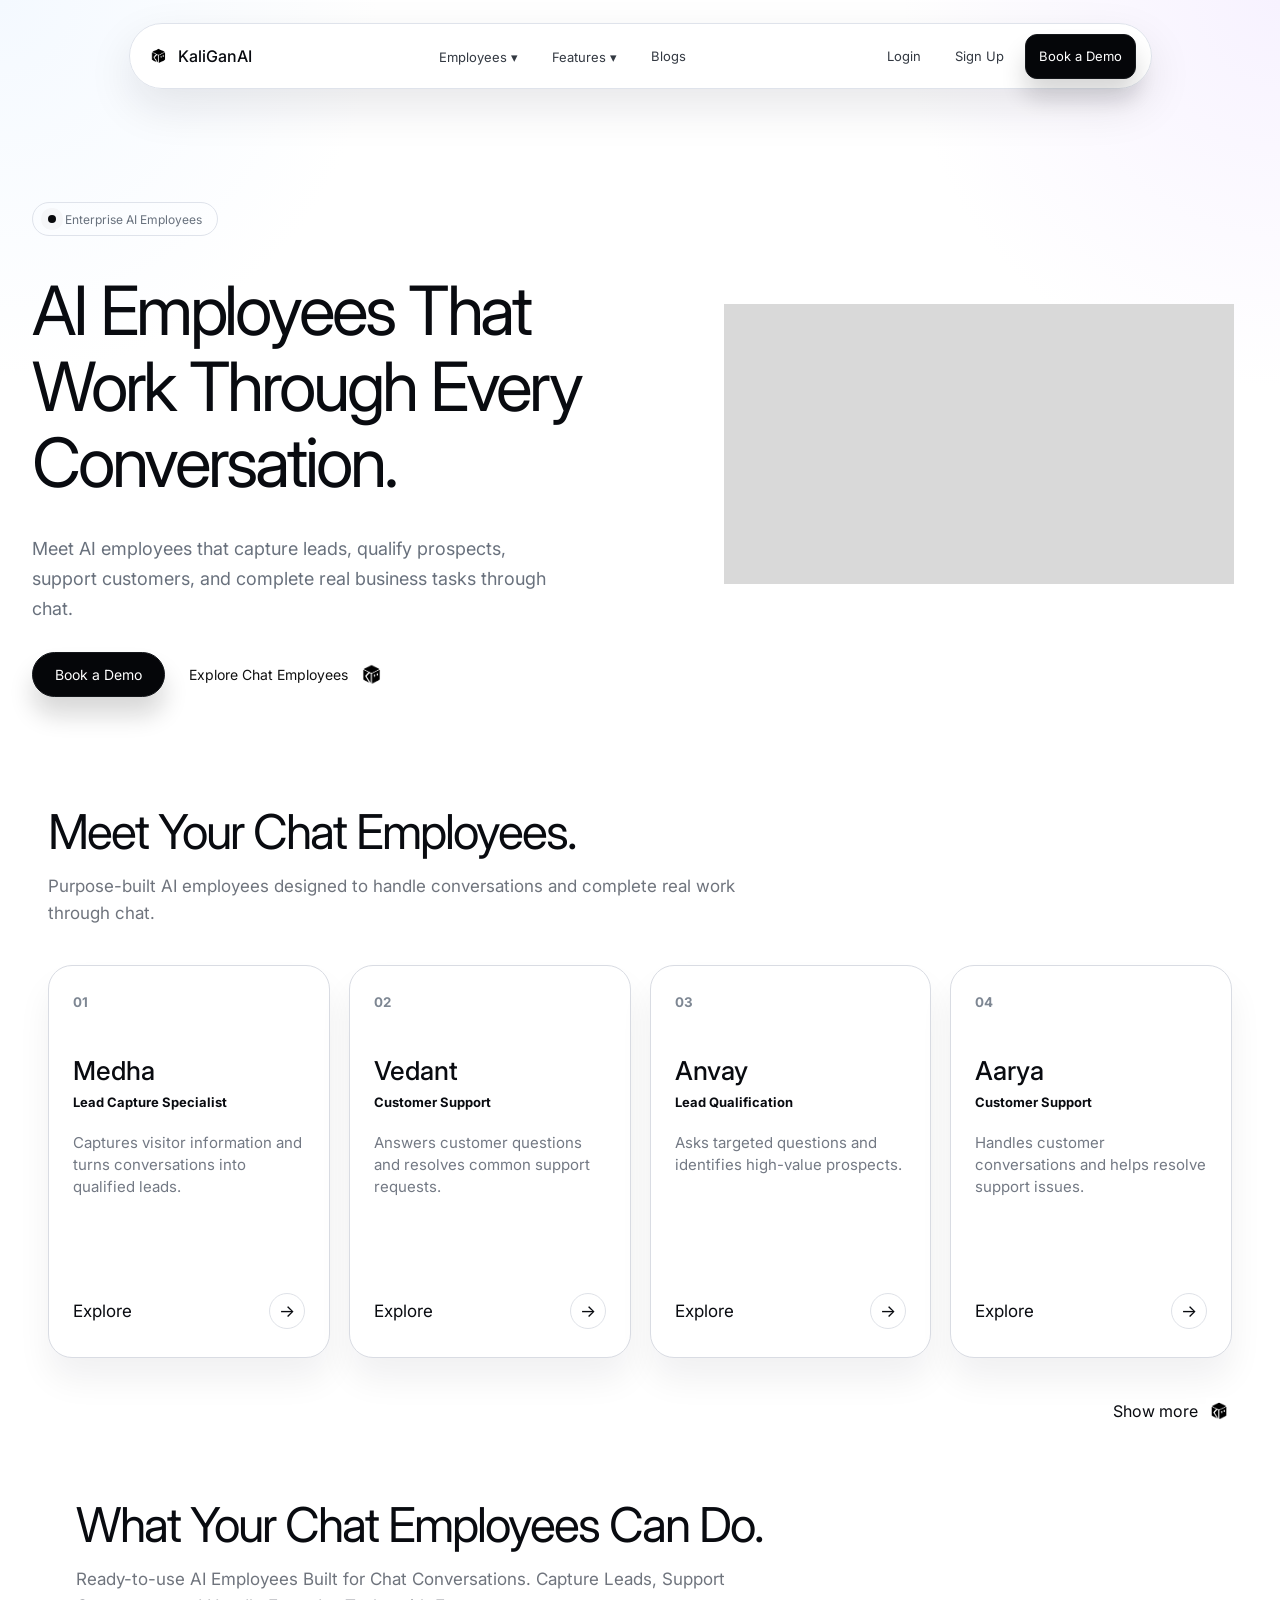
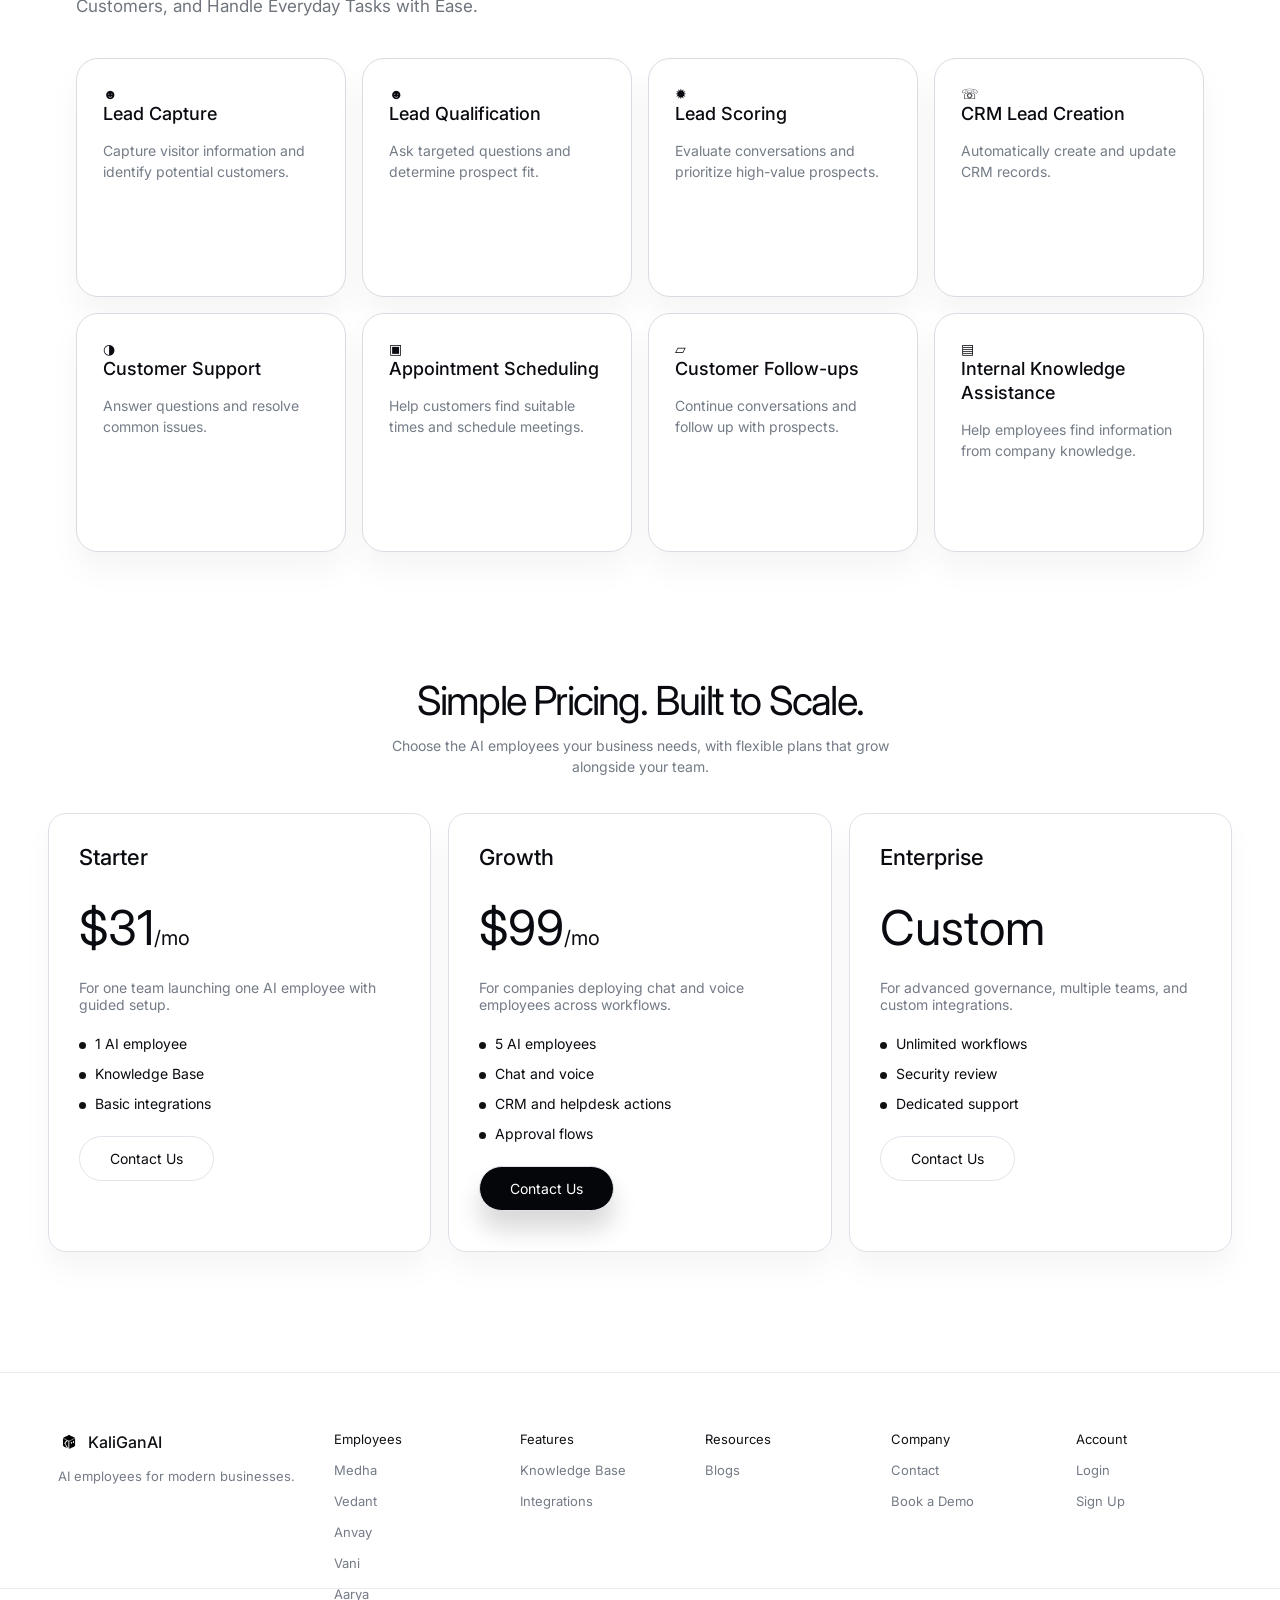
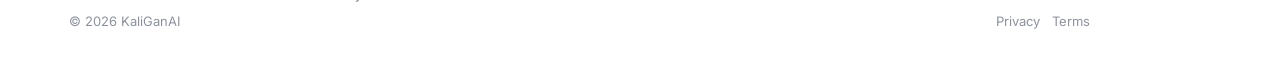
<file: chat-employees.html>
<!doctype html><html lang="en"><head><meta charset="UTF-8"/><meta name="viewport" content="width=device-width, initial-scale=1.0"/><title>Chat Employees - KaliGanAI</title><link rel="preconnect" href="https://fonts.googleapis.com"/><link rel="preconnect" href="https://fonts.gstatic.com" crossorigin/><link href="https://fonts.googleapis.com/css2?family=Inter:wght@400;500;600;700&display=swap" rel="stylesheet"/><link rel="stylesheet" href="./styles.css"/></head><body><main class="page-shell subpage chat-page">
<header class="nav-wrap"><nav class="nav-pill"><a class="brand" href="./index.html"><img class="logo-img" src="./assets/black-logo-cropped.png" alt=""/>KaliGanAI</a><div class="nav-links"><div class="nav-item"><a class="active" href="./chat-employees.html">Employees ▾</a><div class="dropdown"><a href="./chat-employees.html">Chat Employees</a><a href="./voice-employee.html">Voice Employees</a></div></div><div class="nav-item"><a href="./knowledge-base.html">Features ▾</a><div class="dropdown"><a href="./integration.html">Integration</a><a href="./knowledge-base.html">Knowledge Base</a></div></div><a href="./blogs.html">Blogs</a></div><div class="nav-actions"><a href="#">Login</a><a href="#">Sign Up</a><a class="black-btn" href="#">Book a Demo</a></div></nav></header>
<section class="sub-hero"><div><p class="eyebrow"><span></span>Enterprise AI Employees</p><h1>AI Employees That Work Through Every Conversation.</h1><p class="lead">Meet AI employees that capture leads, qualify prospects, support customers, and complete real business tasks through chat.</p><div class="hero-actions"><a class="black-btn">Book a Demo</a><a class="text-btn" href="#chat-list">Explore Chat Employees <img src="./assets/cube-mark.png" alt=""/></a></div></div><div class="media-placeholder"></div></section>
<section class="employee-list" id="chat-list"><h2>Meet Your Chat Employees.</h2><p>Purpose-built AI employees designed to handle conversations and complete real work through chat.</p><div class="employee-grid"><article><small>01</small><h3>Medha</h3><b>Lead Capture Specialist</b><p>Captures visitor information and turns conversations into qualified leads.</p><a>Explore <span>→</span></a></article><article><small>02</small><h3>Vedant</h3><b>Customer Support</b><p>Answers customer questions and resolves common support requests.</p><a>Explore <span>→</span></a></article><article><small>03</small><h3>Anvay</h3><b>Lead Qualification</b><p>Asks targeted questions and identifies high-value prospects.</p><a>Explore <span>→</span></a></article><article><small>04</small><h3>Aarya</h3><b>Customer Support</b><p>Handles customer conversations and helps resolve support issues.</p><a>Explore <span>→</span></a></article></div><a class="show-more">Show more <img src="./assets/cube-mark.png" alt=""/></a></section>
<section class="capabilities"><h2>What Your Chat Employees Can Do.</h2><p>Ready-to-use AI Employees Built for Chat Conversations. Capture Leads, Support Customers, and Handle Everyday Tasks with Ease.</p><div class="cap-grid"><article>☻<h3>Lead Capture</h3><p>Capture visitor information and identify potential customers.</p></article><article>☻<h3>Lead Qualification</h3><p>Ask targeted questions and determine prospect fit.</p></article><article>✹<h3>Lead Scoring</h3><p>Evaluate conversations and prioritize high-value prospects.</p></article><article>☏<h3>CRM Lead Creation</h3><p>Automatically create and update CRM records.</p></article><article>◑<h3>Customer Support</h3><p>Answer questions and resolve common issues.</p></article><article>▣<h3>Appointment Scheduling</h3><p>Help customers find suitable times and schedule meetings.</p></article><article>▱<h3>Customer Follow-ups</h3><p>Continue conversations and follow up with prospects.</p></article><article>▤<h3>Internal Knowledge Assistance</h3><p>Help employees find information from company knowledge.</p></article></div></section>
<section class="pricing compact-pricing"><h2>Simple Pricing. Built to Scale.</h2><p>Choose the AI employees your business needs, with flexible plans that grow alongside your team.</p><div class="price-grid"><article><h3>Starter</h3><b>$31<span>/mo</span></b><p>For one team launching one AI employee with guided setup.</p><ul><li>1 AI employee</li><li>Knowledge Base</li><li>Basic integrations</li></ul><a>Contact Us</a></article><article><h3>Growth</h3><b>$99<span>/mo</span></b><p>For companies deploying chat and voice employees across workflows.</p><ul><li>5 AI employees</li><li>Chat and voice</li><li>CRM and helpdesk actions</li><li>Approval flows</li></ul><a class="black-btn">Contact Us</a></article><article><h3>Enterprise</h3><b>Custom</b><p>For advanced governance, multiple teams, and custom integrations.</p><ul><li>Unlimited workflows</li><li>Security review</li><li>Dedicated support</li></ul><a>Contact Us</a></article></div></section>
<footer><div class="foot-brand"><a class="brand"><img class="logo-img small" src="./assets/black-logo-cropped.png" alt=""/>KaliGanAI</a><p>AI employees for modern businesses.</p></div><div><b>Employees</b><a>Medha</a><a>Vedant</a><a>Anvay</a><a>Vani</a><a>Aarya</a></div><div><b>Features</b><a>Knowledge Base</a><a>Integrations</a></div><div><b>Resources</b><a>Blogs</a></div><div><b>Company</b><a>Contact</a><a>Book a Demo</a></div><div><b>Account</b><a>Login</a><a>Sign Up</a></div></footer><div class="copyright"><span>© 2026 KaliGanAI</span><span>Privacy&nbsp;&nbsp;&nbsp;Terms</span></div></main></body></html>
</file>
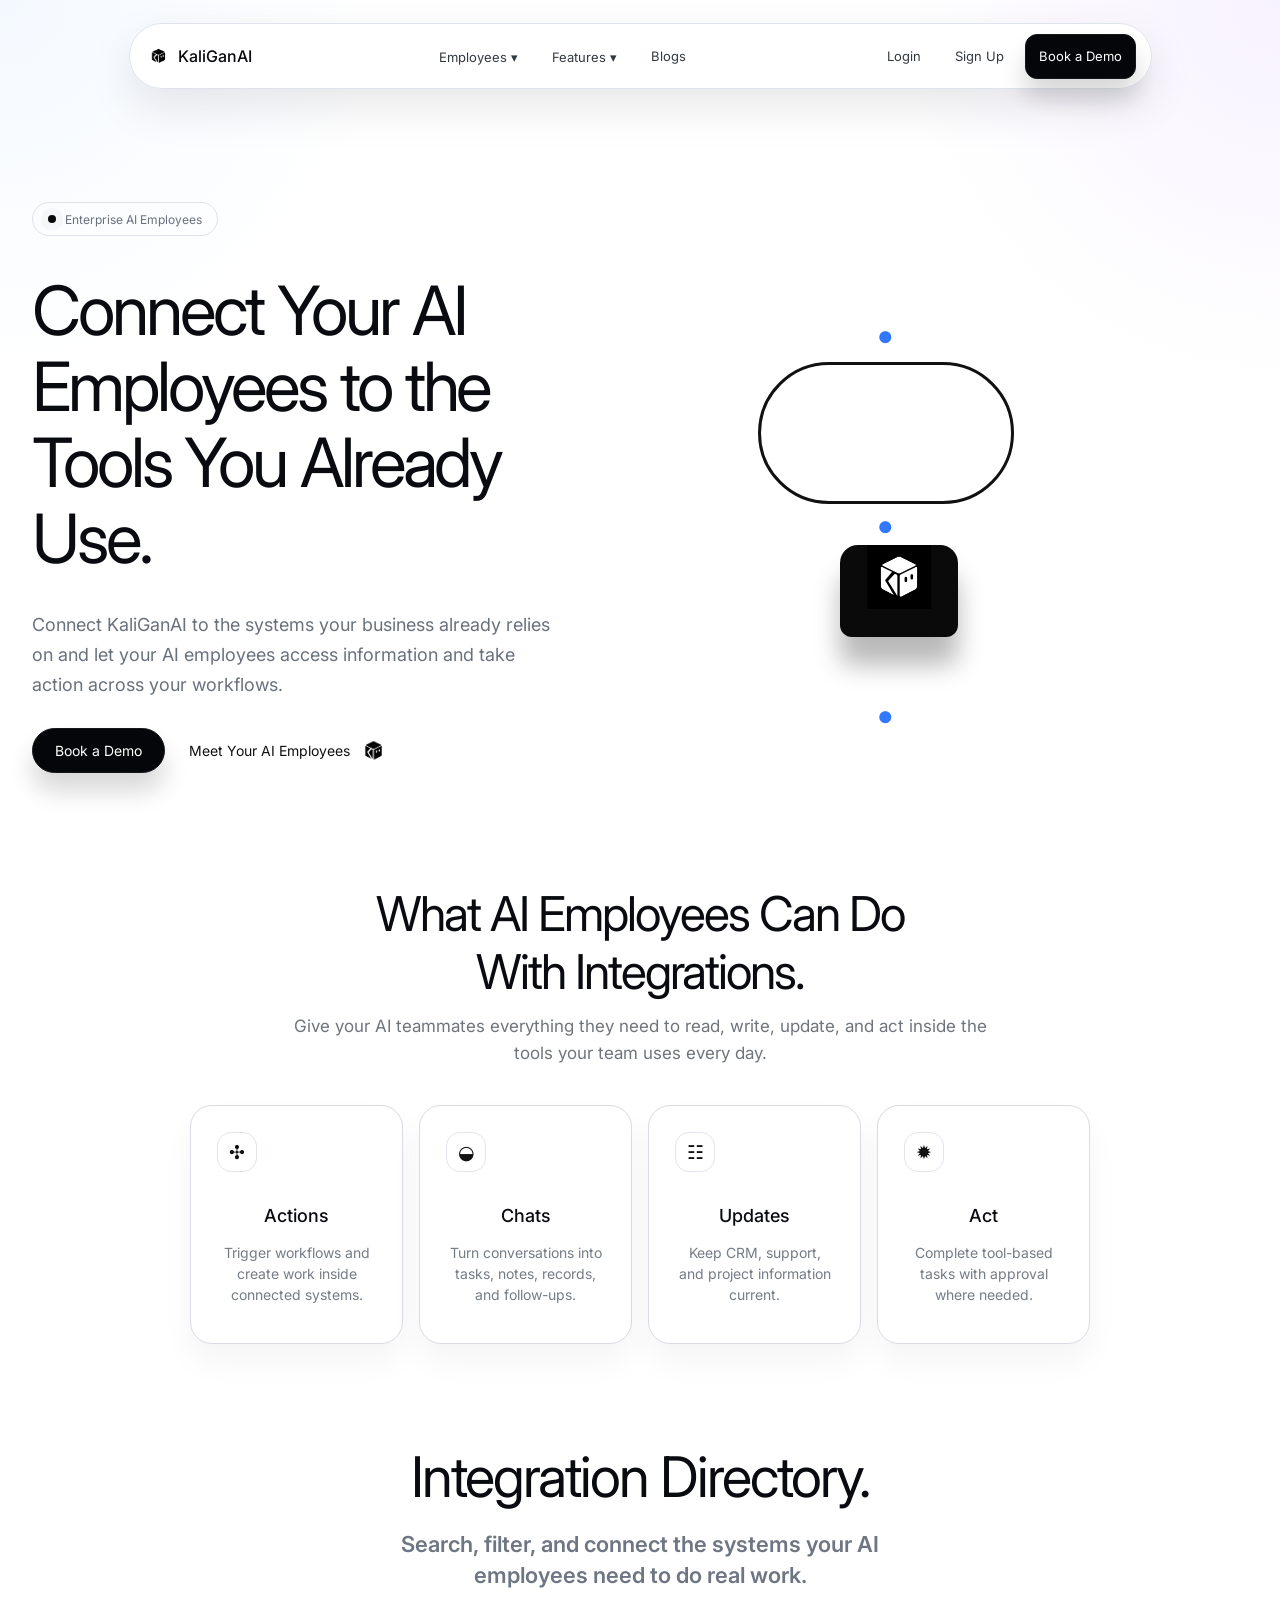
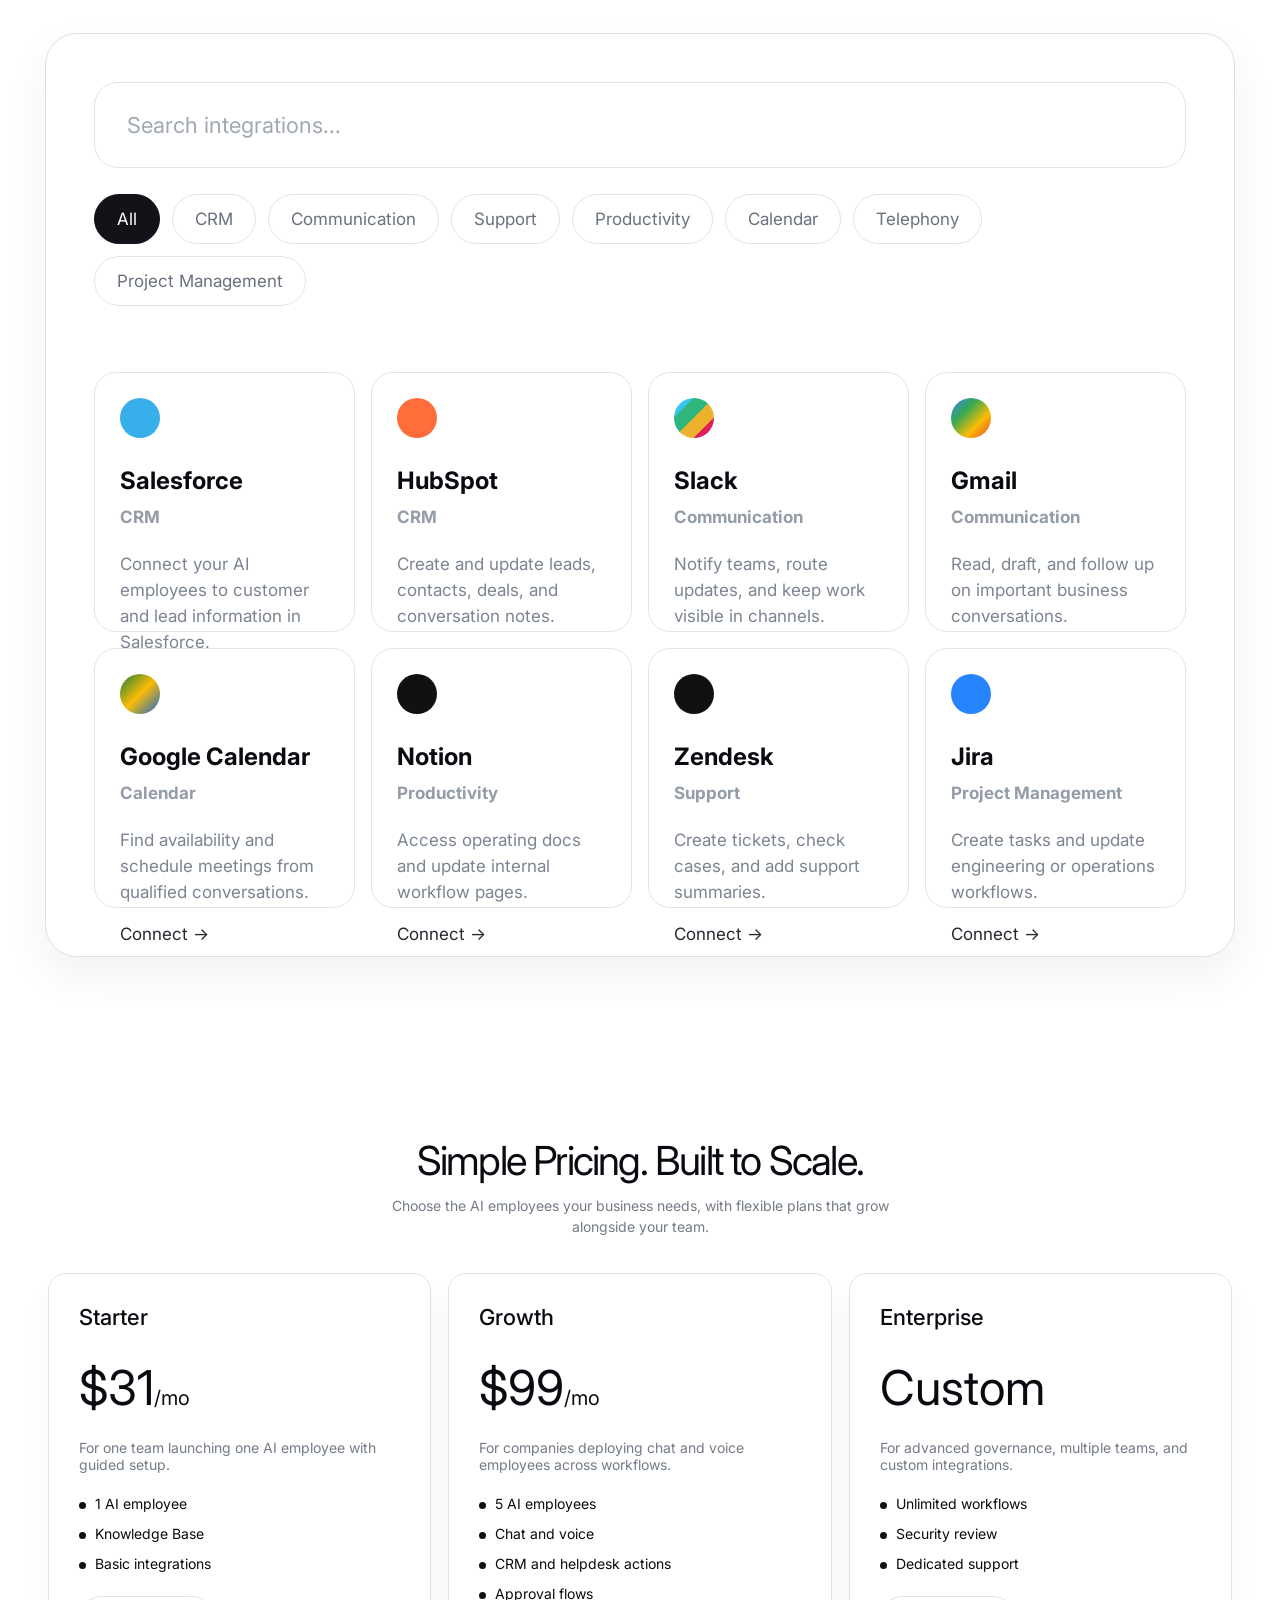
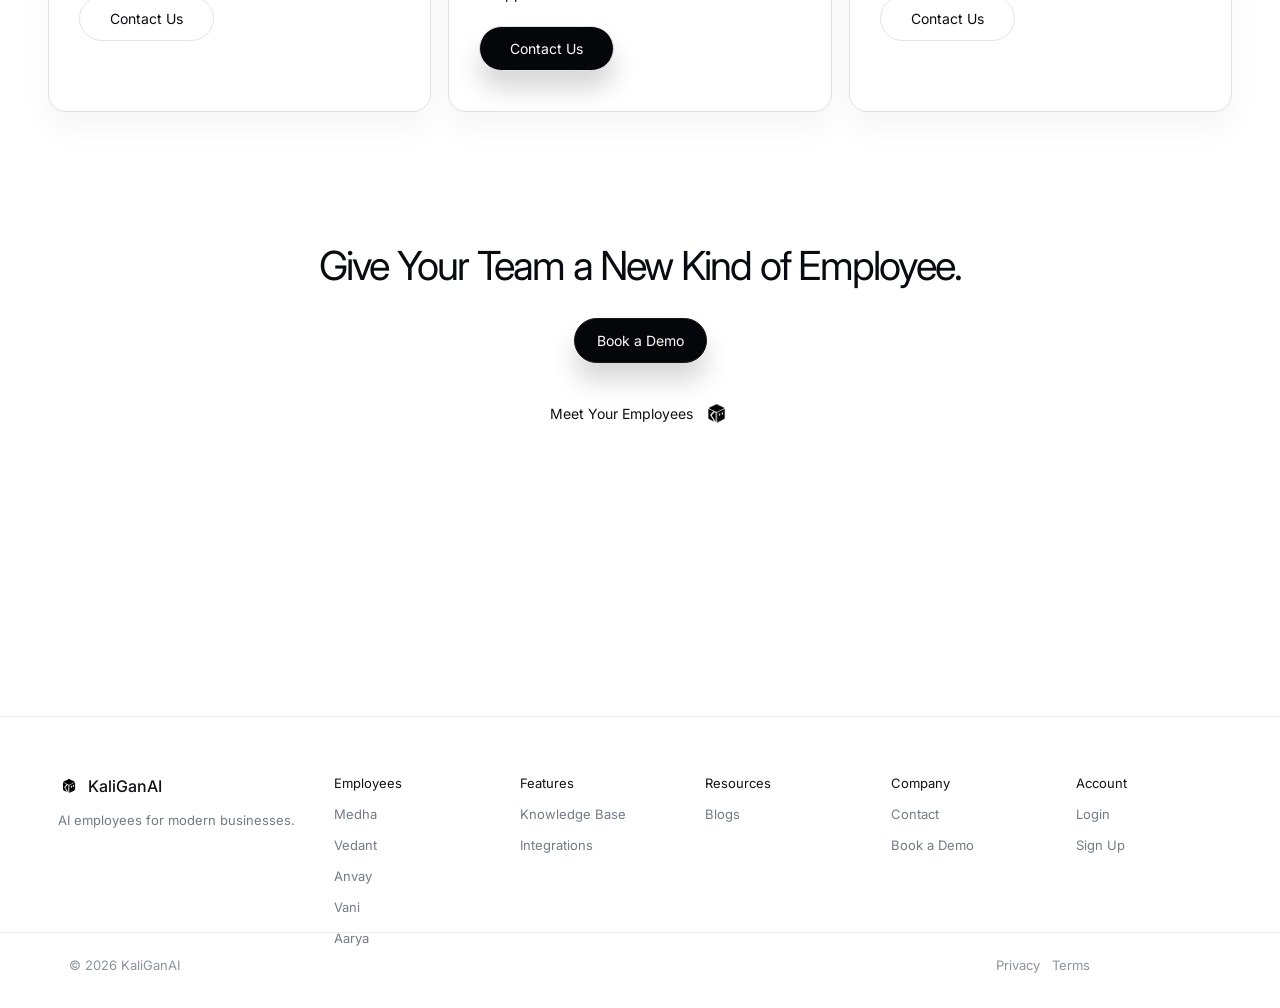
<file: integration.html>
<!doctype html>
<html lang="en">
  <head>
    <meta charset="UTF-8" />
    <meta name="viewport" content="width=device-width, initial-scale=1.0" />
    <title>Integration - KaliGanAI</title>
    <link rel="preconnect" href="https://fonts.googleapis.com" />
    <link rel="preconnect" href="https://fonts.gstatic.com" crossorigin />
    <link href="https://fonts.googleapis.com/css2?family=Inter:wght@400;500;600;700&display=swap" rel="stylesheet" />
    <link rel="stylesheet" href="./styles.css" />
  </head>
  <body>
    <main class="page-shell subpage integration-page">
      <header class="nav-wrap"><nav class="nav-pill"><a class="brand" href="./index.html"><img class="logo-img" src="./assets/black-logo-cropped.png" alt="" />KaliGanAI</a><div class="nav-links"><div class="nav-item"><a>Employees ▾</a><div class="dropdown"><a href="./chat-employees.html">Chat Employees</a><a href="./voice-employee.html">Voice Employees</a></div></div><div class="nav-item"><a class="active">Features ▾</a><div class="dropdown"><a href="./integration.html">Integration</a><a href="./knowledge-base.html">Knowledge Base</a></div></div><a href="./blogs.html">Blogs</a></div><div class="nav-actions"><a>Login</a><a>Sign Up</a><a class="black-btn">Book a Demo</a></div></nav></header>
      <section class="sub-hero integration-hero"><div><p class="eyebrow"><span></span>Enterprise AI Employees</p><h1>Connect Your AI Employees to the Tools You Already Use.</h1><p class="lead">Connect KaliGanAI to the systems your business already relies on and let your AI employees access information and take action across your workflows.</p><div class="hero-actions"><a class="black-btn">Book a Demo</a><a class="text-btn" href="./chat-employees.html">Meet Your AI Employees <img src="./assets/cube-mark.png" alt="" /></a></div></div><div class="cloud-graphic integrations-cloud"><img src="./assets/cube-mark.png" alt="" /><span>●</span><span>●</span><span>●</span></div></section>
      <section class="capabilities integration-actions"><h2>What AI Employees Can Do<br />With Integrations.</h2><p>Give your AI teammates everything they need to read, write, update, and act inside the tools your team uses every day.</p><div class="cap-grid four"><article><span class="cap-icon">✣</span><h3>Actions</h3><p>Trigger workflows and create work inside connected systems.</p></article><article><span class="cap-icon">◒</span><h3>Chats</h3><p>Turn conversations into tasks, notes, records, and follow-ups.</p></article><article><span class="cap-icon">☷</span><h3>Updates</h3><p>Keep CRM, support, and project information current.</p></article><article><span class="cap-icon">✹</span><h3>Act</h3><p>Complete tool-based tasks with approval where needed.</p></article></div></section>
      <section class="directory integration-directory" id="directory"><h2>Integration Directory.</h2><p>Search, filter, and connect the systems your AI employees need to do real work.</p><div class="integration-panel figma-directory"><div class="search-box">Search integrations...</div><div class="filter-pills"><span class="selected">All</span><span>CRM</span><span>Communication</span><span>Support</span><span>Productivity</span><span>Calendar</span><span>Telephony</span><span>Project Management</span></div><div class="integration-grid"><article><i class="salesforce"></i><h3>Salesforce</h3><b>CRM</b><p>Connect your AI employees to customer and lead information in Salesforce.</p><a>Connect →</a></article><article><i class="hubspot"></i><h3>HubSpot</h3><b>CRM</b><p>Create and update leads, contacts, deals, and conversation notes.</p><a>Connect →</a></article><article><i class="slack"></i><h3>Slack</h3><b>Communication</b><p>Notify teams, route updates, and keep work visible in channels.</p><a>Connect →</a></article><article><i class="gmail"></i><h3>Gmail</h3><b>Communication</b><p>Read, draft, and follow up on important business conversations.</p><a>Connect →</a></article><article><i class="drive"></i><h3>Google Calendar</h3><b>Calendar</b><p>Find availability and schedule meetings from qualified conversations.</p><a>Connect →</a></article><article><i class="notion"></i><h3>Notion</h3><b>Productivity</b><p>Access operating docs and update internal workflow pages.</p><a>Connect →</a></article><article><i class="notion"></i><h3>Zendesk</h3><b>Support</b><p>Create tickets, check cases, and add support summaries.</p><a>Connect →</a></article><article><i class="jira"></i><h3>Jira</h3><b>Project Management</b><p>Create tasks and update engineering or operations workflows.</p><a>Connect →</a></article></div></div></section>
      <section class="pricing compact-pricing"><h2>Simple Pricing. Built to Scale.</h2><p>Choose the AI employees your business needs, with flexible plans that grow alongside your team.</p><div class="price-grid"><article><h3>Starter</h3><b>$31<span>/mo</span></b><p>For one team launching one AI employee with guided setup.</p><ul><li>1 AI employee</li><li>Knowledge Base</li><li>Basic integrations</li></ul><a>Contact Us</a></article><article><h3>Growth</h3><b>$99<span>/mo</span></b><p>For companies deploying chat and voice employees across workflows.</p><ul><li>5 AI employees</li><li>Chat and voice</li><li>CRM and helpdesk actions</li><li>Approval flows</li></ul><a class="black-btn">Contact Us</a></article><article><h3>Enterprise</h3><b>Custom</b><p>For advanced governance, multiple teams, and custom integrations.</p><ul><li>Unlimited workflows</li><li>Security review</li><li>Dedicated support</li></ul><a>Contact Us</a></article></div></section><section class="cta short"><h2>Give Your Team a New Kind of Employee.</h2><a class="black-btn">Book a Demo</a><a class="text-btn" href="./chat-employees.html">Meet Your Employees <img src="./assets/cube-mark.png" alt="" /></a></section>
      <footer><div class="foot-brand"><a class="brand"><img class="logo-img small" src="./assets/black-logo-cropped.png" alt="" />KaliGanAI</a><p>AI employees for modern businesses.</p></div><div><b>Employees</b><a>Medha</a><a>Vedant</a><a>Anvay</a><a>Vani</a><a>Aarya</a></div><div><b>Features</b><a>Knowledge Base</a><a>Integrations</a></div><div><b>Resources</b><a>Blogs</a></div><div><b>Company</b><a>Contact</a><a>Book a Demo</a></div><div><b>Account</b><a>Login</a><a>Sign Up</a></div></footer><div class="copyright"><span>© 2026 KaliGanAI</span><span>Privacy&nbsp;&nbsp;&nbsp;Terms</span></div>
    </main>
  </body>
</html>
</file>
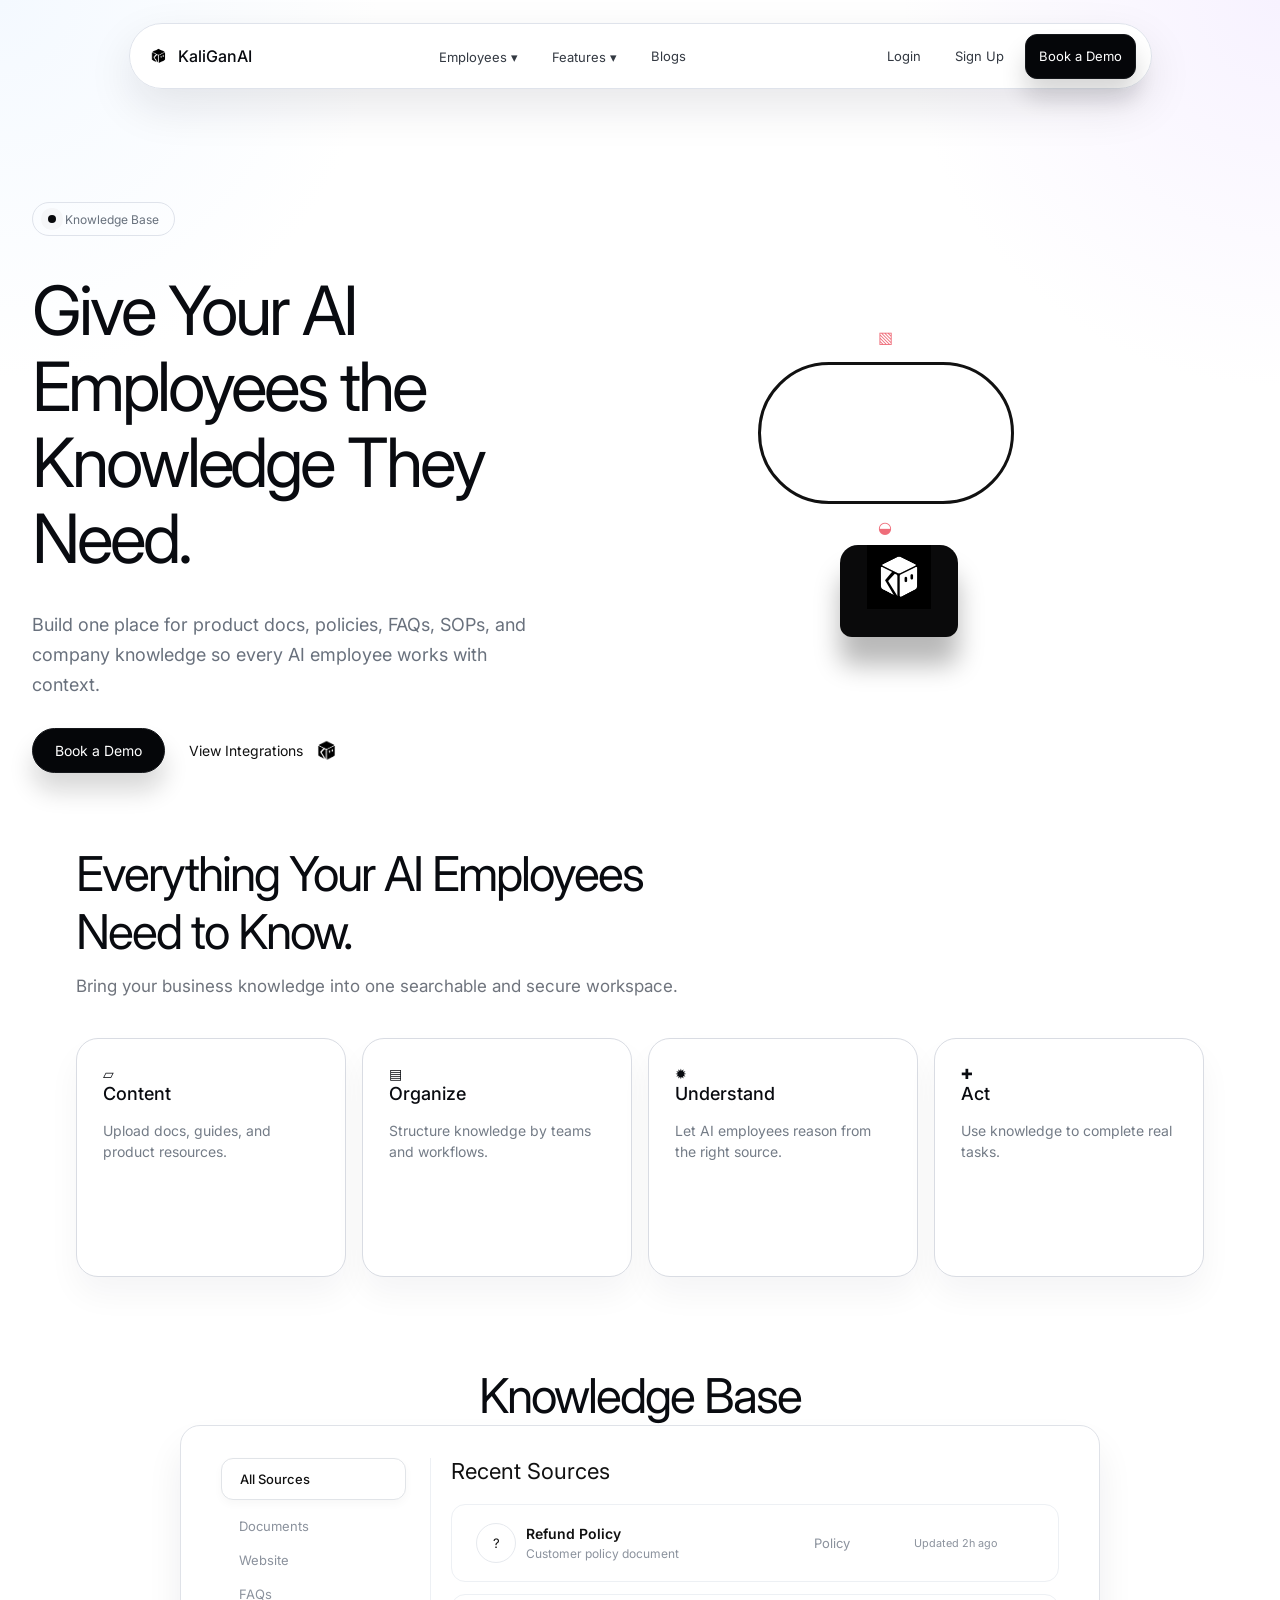
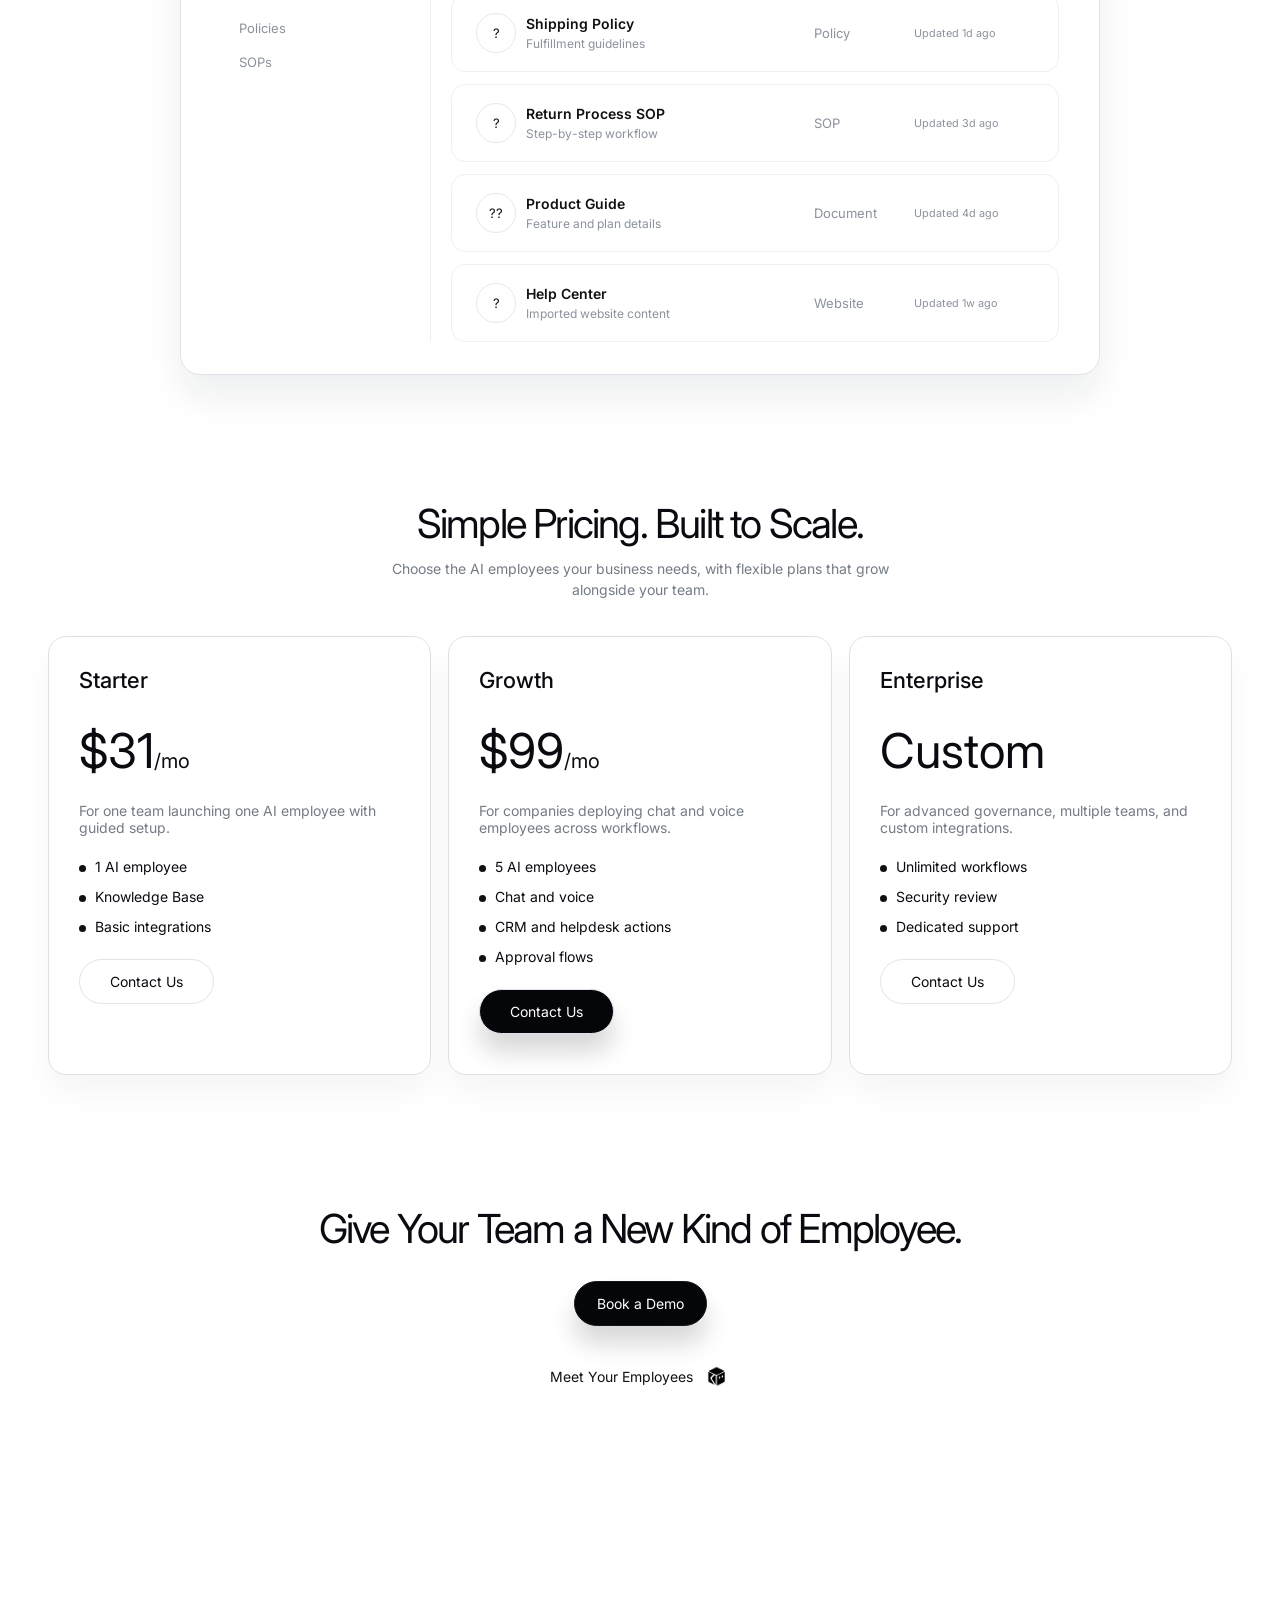
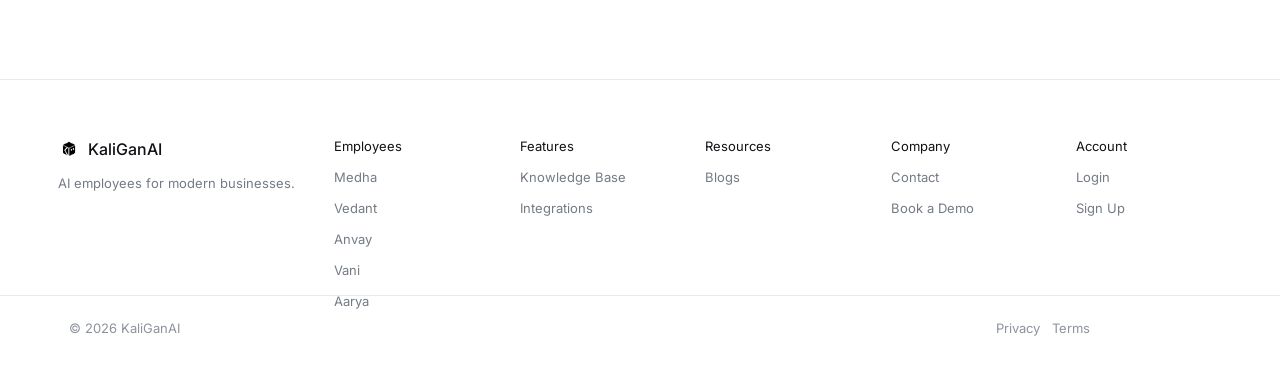
<file: knowledge-base.html>
<!doctype html><html lang="en"><head><meta charset="UTF-8"/><meta name="viewport" content="width=device-width, initial-scale=1.0"/><title>Knowledge Base - KaliGanAI</title><link rel="preconnect" href="https://fonts.googleapis.com"/><link rel="preconnect" href="https://fonts.gstatic.com" crossorigin/><link href="https://fonts.googleapis.com/css2?family=Inter:wght@400;500;600;700&display=swap" rel="stylesheet"/><link rel="stylesheet" href="./styles.css"/></head><body><main class="page-shell subpage knowledge-page"><header class="nav-wrap"><nav class="nav-pill"><a class="brand" href="./index.html"><img class="logo-img" src="./assets/black-logo-cropped.png" alt=""/>KaliGanAI</a><div class="nav-links"><div class="nav-item"><a>Employees ▾</a><div class="dropdown"><a href="./chat-employees.html">Chat Employees</a><a href="./voice-employee.html">Voice Employees</a></div></div><div class="nav-item"><a class="active">Features ▾</a><div class="dropdown"><a href="./integration.html">Integration</a><a href="./knowledge-base.html">Knowledge Base</a></div></div><a href="./blogs.html">Blogs</a></div><div class="nav-actions"><a>Login</a><a>Sign Up</a><a class="black-btn">Book a Demo</a></div></nav></header><section class="sub-hero"><div><p class="eyebrow"><span></span>Knowledge Base</p><h1>Give Your AI Employees the Knowledge They Need.</h1><p class="lead">Build one place for product docs, policies, FAQs, SOPs, and company knowledge so every AI employee works with context.</p><div class="hero-actions"><a class="black-btn">Book a Demo</a><a class="text-btn" href="./integration.html">View Integrations <img src="./assets/cube-mark.png" alt=""/></a></div></div><div class="cloud-graphic"><img src="./assets/cube-mark.png" alt=""/><span>▧</span><span>◒</span></div></section><section class="capabilities"><h2>Everything Your AI Employees<br/>Need to Know.</h2><p>Bring your business knowledge into one searchable and secure workspace.</p><div class="cap-grid four"><article>▱<h3>Content</h3><p>Upload docs, guides, and product resources.</p></article><article>▤<h3>Organize</h3><p>Structure knowledge by teams and workflows.</p></article><article>✹<h3>Understand</h3><p>Let AI employees reason from the right source.</p></article><article>✚<h3>Act</h3><p>Use knowledge to complete real tasks.</p></article></div></section><section class="directory"><h2>Knowledge Base</h2><div class="kb-panel"><aside><b>All Sources</b><a>Documents</a><a>Website</a><a>FAQs</a><a>Policies</a><a>SOPs</a></aside><div class="kb-main-content"><h3>Recent Sources</h3><div class="kb-row"><div class="kb-icon">?</div><div class="kb-row-text"><b>Refund Policy</b><small>Customer policy document</small></div><span>Policy</span><small>Updated 2h ago</small></div><div class="kb-row"><div class="kb-icon">?</div><div class="kb-row-text"><b>Shipping Policy</b><small>Fulfillment guidelines</small></div><span>Policy</span><small>Updated 1d ago</small></div><div class="kb-row"><div class="kb-icon">?</div><div class="kb-row-text"><b>Return Process SOP</b><small>Step-by-step workflow</small></div><span>SOP</span><small>Updated 3d ago</small></div><div class="kb-row"><div class="kb-icon">??</div><div class="kb-row-text"><b>Product Guide</b><small>Feature and plan details</small></div><span>Document</span><small>Updated 4d ago</small></div><div class="kb-row"><div class="kb-icon">?</div><div class="kb-row-text"><b>Help Center</b><small>Imported website content</small></div><span>Website</span><small>Updated 1w ago</small></div></div></div></section><section class="pricing compact-pricing"><h2>Simple Pricing. Built to Scale.</h2><p>Choose the AI employees your business needs, with flexible plans that grow alongside your team.</p><div class="price-grid"><article><h3>Starter</h3><b>$31<span>/mo</span></b><p>For one team launching one AI employee with guided setup.</p><ul><li>1 AI employee</li><li>Knowledge Base</li><li>Basic integrations</li></ul><a>Contact Us</a></article><article><h3>Growth</h3><b>$99<span>/mo</span></b><p>For companies deploying chat and voice employees across workflows.</p><ul><li>5 AI employees</li><li>Chat and voice</li><li>CRM and helpdesk actions</li><li>Approval flows</li></ul><a class="black-btn">Contact Us</a></article><article><h3>Enterprise</h3><b>Custom</b><p>For advanced governance, multiple teams, and custom integrations.</p><ul><li>Unlimited workflows</li><li>Security review</li><li>Dedicated support</li></ul><a>Contact Us</a></article></div></section><section class="cta short"><h2>Give Your Team a New Kind of Employee.</h2><a class="black-btn">Book a Demo</a><a class="text-btn" href="./chat-employees.html">Meet Your Employees <img src="./assets/cube-mark.png" alt=""/></a></section><footer><div class="foot-brand"><a class="brand"><img class="logo-img small" src="./assets/black-logo-cropped.png" alt=""/>KaliGanAI</a><p>AI employees for modern businesses.</p></div><div><b>Employees</b><a>Medha</a><a>Vedant</a><a>Anvay</a><a>Vani</a><a>Aarya</a></div><div><b>Features</b><a>Knowledge Base</a><a>Integrations</a></div><div><b>Resources</b><a>Blogs</a></div><div><b>Company</b><a>Contact</a><a>Book a Demo</a></div><div><b>Account</b><a>Login</a><a>Sign Up</a></div></footer><div class="copyright"><span>© 2026 KaliGanAI</span><span>Privacy&nbsp;&nbsp;&nbsp;Terms</span></div></main></body></html>
</file>
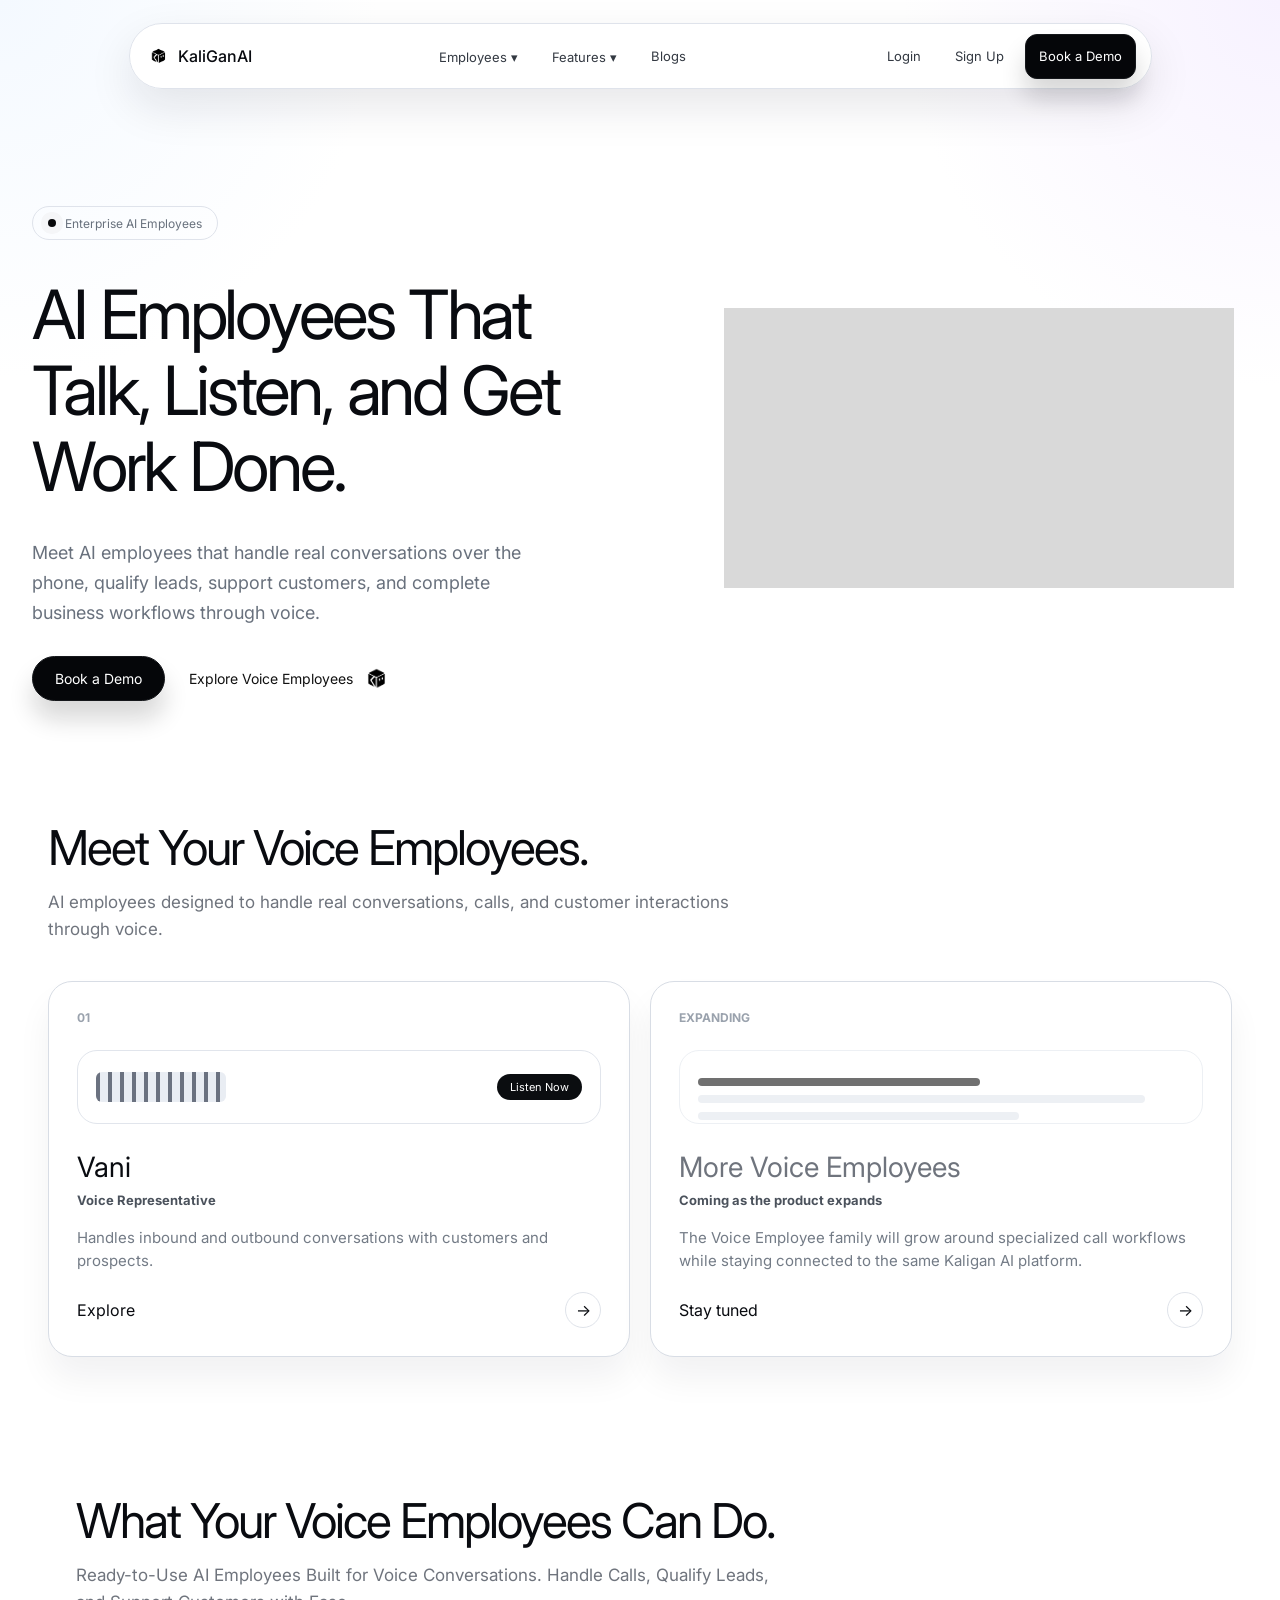
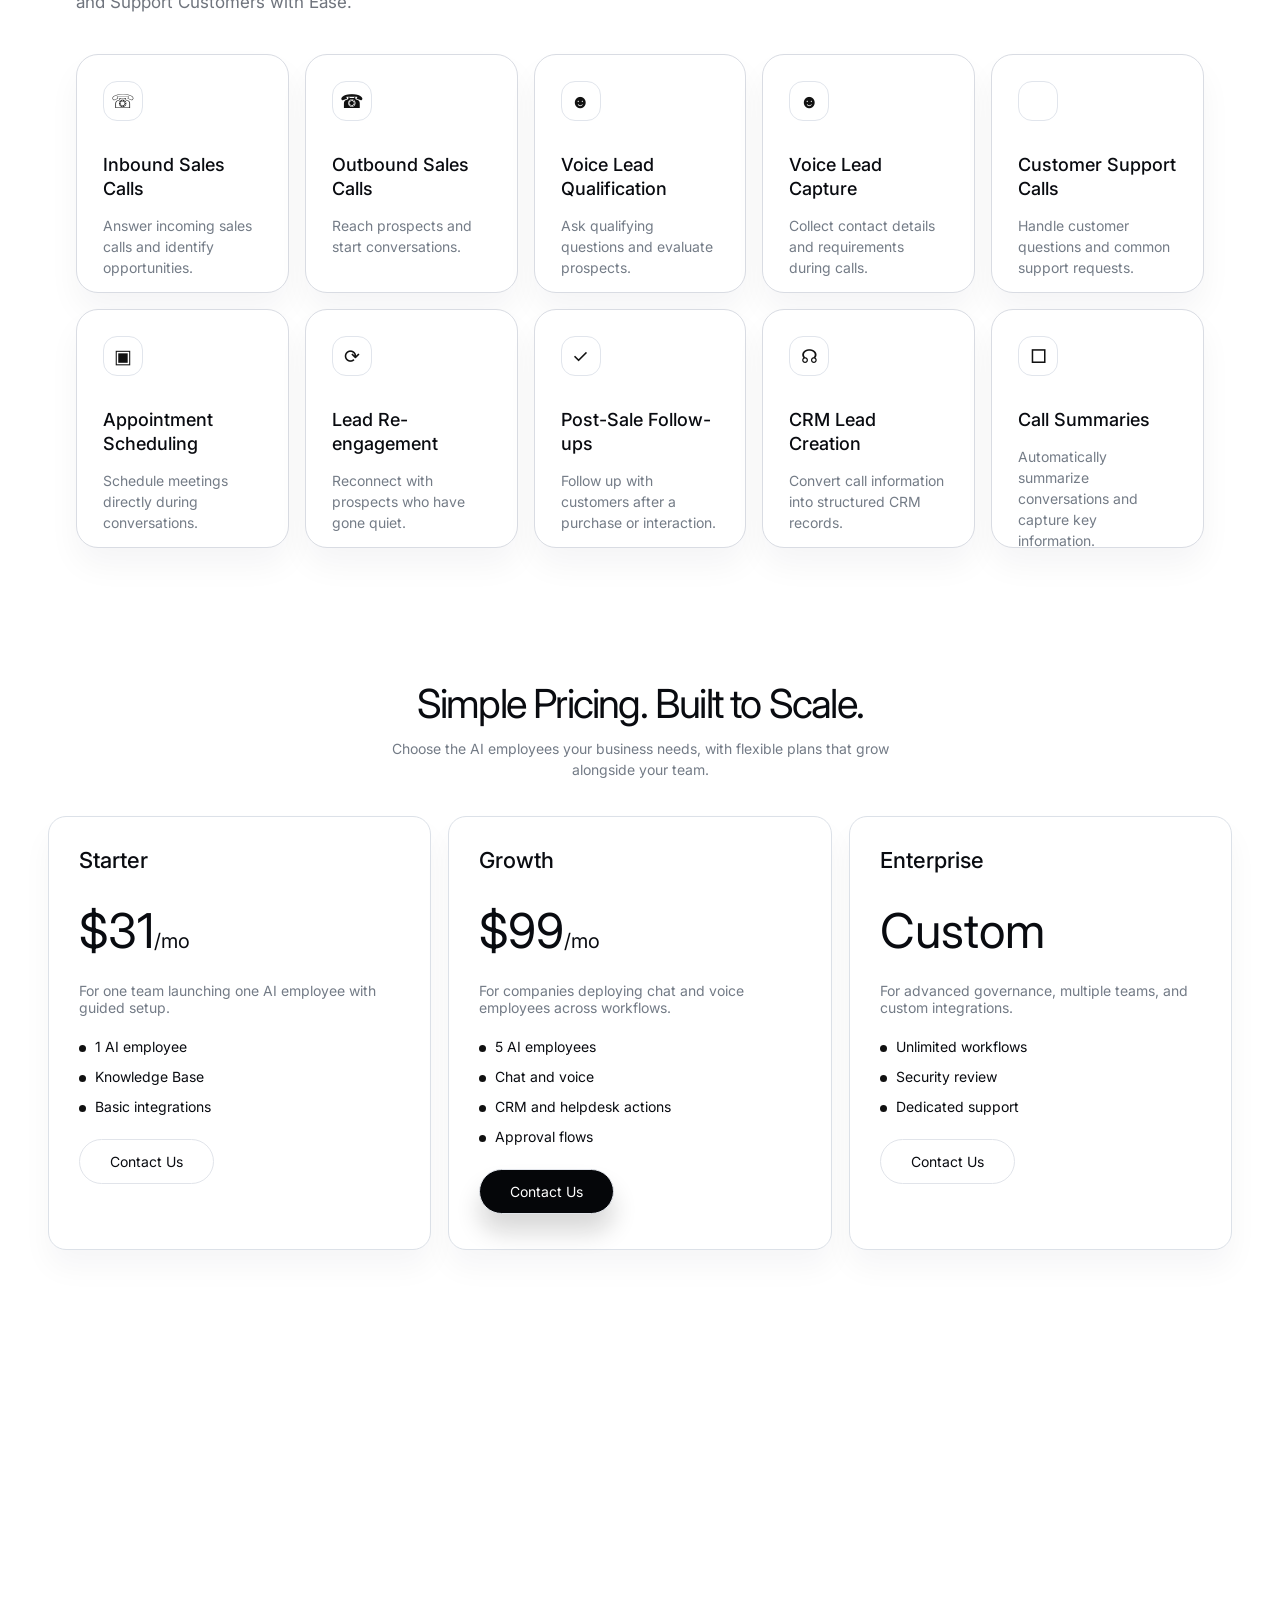
<file: voice-employee.html>
<!doctype html>
<html lang="en">
  <head>
    <meta charset="UTF-8" />
    <meta name="viewport" content="width=device-width, initial-scale=1.0" />
    <title>Voice Employee - KaliGanAI</title>
    <link rel="preconnect" href="https://fonts.googleapis.com" />
    <link rel="preconnect" href="https://fonts.gstatic.com" crossorigin />
    <link href="https://fonts.googleapis.com/css2?family=Inter:wght@400;500;600;700&display=swap" rel="stylesheet" />
    <link rel="stylesheet" href="./styles.css" />
  </head>
  <body>
    <main class="page-shell subpage voice-page">
      <header class="nav-wrap"><nav class="nav-pill"><a class="brand" href="./index.html"><img class="logo-img" src="./assets/black-logo-cropped.png" alt="" />KaliGanAI</a><div class="nav-links"><div class="nav-item"><a class="active">Employees ▾</a><div class="dropdown"><a href="./chat-employees.html">Chat Employees</a><a href="./voice-employee.html">Voice Employees</a></div></div><div class="nav-item"><a>Features ▾</a><div class="dropdown"><a href="./integration.html">Integration</a><a href="./knowledge-base.html">Knowledge Base</a></div></div><a href="./blogs.html">Blogs</a></div><div class="nav-actions"><a>Login</a><a>Sign Up</a><a class="black-btn">Book a Demo</a></div></nav></header>
      <section class="sub-hero voice-hero"><div><p class="eyebrow"><span></span>Enterprise AI Employees</p><h1>AI Employees That Talk, Listen, and Get Work Done.</h1><p class="lead">Meet AI employees that handle real conversations over the phone, qualify leads, support customers, and complete business workflows through voice.</p><div class="hero-actions"><a class="black-btn">Book a Demo</a><a class="text-btn" href="#voice-list">Explore Voice Employees <img src="./assets/cube-mark.png" alt="" /></a></div></div><div class="media-placeholder"></div></section>
      <section class="employee-list voice-list" id="voice-list"><h2>Meet Your Voice Employees.</h2><p>AI employees designed to handle real conversations, calls, and customer interactions through voice.</p><div class="voice-employee-grid"><article class="voice-employee-card"><small>01</small><div class="listen-bar"><span></span><a>Listen Now</a></div><h3>Vani</h3><b>Voice Representative</b><p>Handles inbound and outbound conversations with customers and prospects.</p><a class="card-link">Explore <span>→</span></a></article><article class="voice-employee-card muted"><small>EXPANDING</small><div class="skeleton-lines"><i></i><i></i><i></i></div><h3>More Voice Employees</h3><b>Coming as the product expands</b><p>The Voice Employee family will grow around specialized call workflows while staying connected to the same Kaligan AI platform.</p><a class="card-link">Stay tuned <span>→</span></a></article></div></section>
      <section class="capabilities voice-capabilities"><h2>What Your Voice Employees Can Do.</h2><p>Ready-to-Use AI Employees Built for Voice Conversations. Handle Calls, Qualify Leads, and Support Customers with Ease.</p><div class="cap-grid ten"><article><span class="cap-icon">☏</span><h3>Inbound Sales Calls</h3><p>Answer incoming sales calls and identify opportunities.</p></article><article><span class="cap-icon">☎</span><h3>Outbound Sales Calls</h3><p>Reach prospects and start conversations.</p></article><article><span class="cap-icon">☻</span><h3>Voice Lead Qualification</h3><p>Ask qualifying questions and evaluate prospects.</p></article><article><span class="cap-icon">☻</span><h3>Voice Lead Capture</h3><p>Collect contact details and requirements during calls.</p></article><article><span class="cap-icon"></span><h3>Customer Support Calls</h3><p>Handle customer questions and common support requests.</p></article><article><span class="cap-icon">▣</span><h3>Appointment Scheduling</h3><p>Schedule meetings directly during conversations.</p></article><article><span class="cap-icon">⟳</span><h3>Lead Re-engagement</h3><p>Reconnect with prospects who have gone quiet.</p></article><article><span class="cap-icon">✓</span><h3>Post-Sale Follow-ups</h3><p>Follow up with customers after a purchase or interaction.</p></article><article><span class="cap-icon">☊</span><h3>CRM Lead Creation</h3><p>Convert call information into structured CRM records.</p></article><article><span class="cap-icon">□</span><h3>Call Summaries</h3><p>Automatically summarize conversations and capture key information.</p></article></div></section>
      <section class="pricing compact-pricing"><h2>Simple Pricing. Built to Scale.</h2><p>Choose the AI employees your business needs, with flexible plans that grow alongside your team.</p><div class="price-grid"><article><h3>Starter</h3><b>$31<span>/mo</span></b><p>For one team launching one AI employee with guided setup.</p><ul><li>1 AI employee</li><li>Knowledge Base</li><li>Basic integrations</li></ul><a>Contact Us</a></article><article><h3>Growth</h3><b>$99<span>/mo</span></b><p>For companies deploying chat and voice employees across workflows.</p><ul><li>5 AI employees</li><li>Chat and voice</li><li>CRM and helpdesk actions</li><li>Approval flows</li></ul><a class="black-btn">Contact Us</a></article><article><h3>Enterprise</h3><b>Custom</b><p>For advanced governance, multiple teams, and custom integrations.</p><ul><li>Unlimited workflows</li><li>Security review</li><li>Dedicated support</li></ul><a>Contact Us</a></article></div></section>
    </main>
  </body>
</html>
</file>
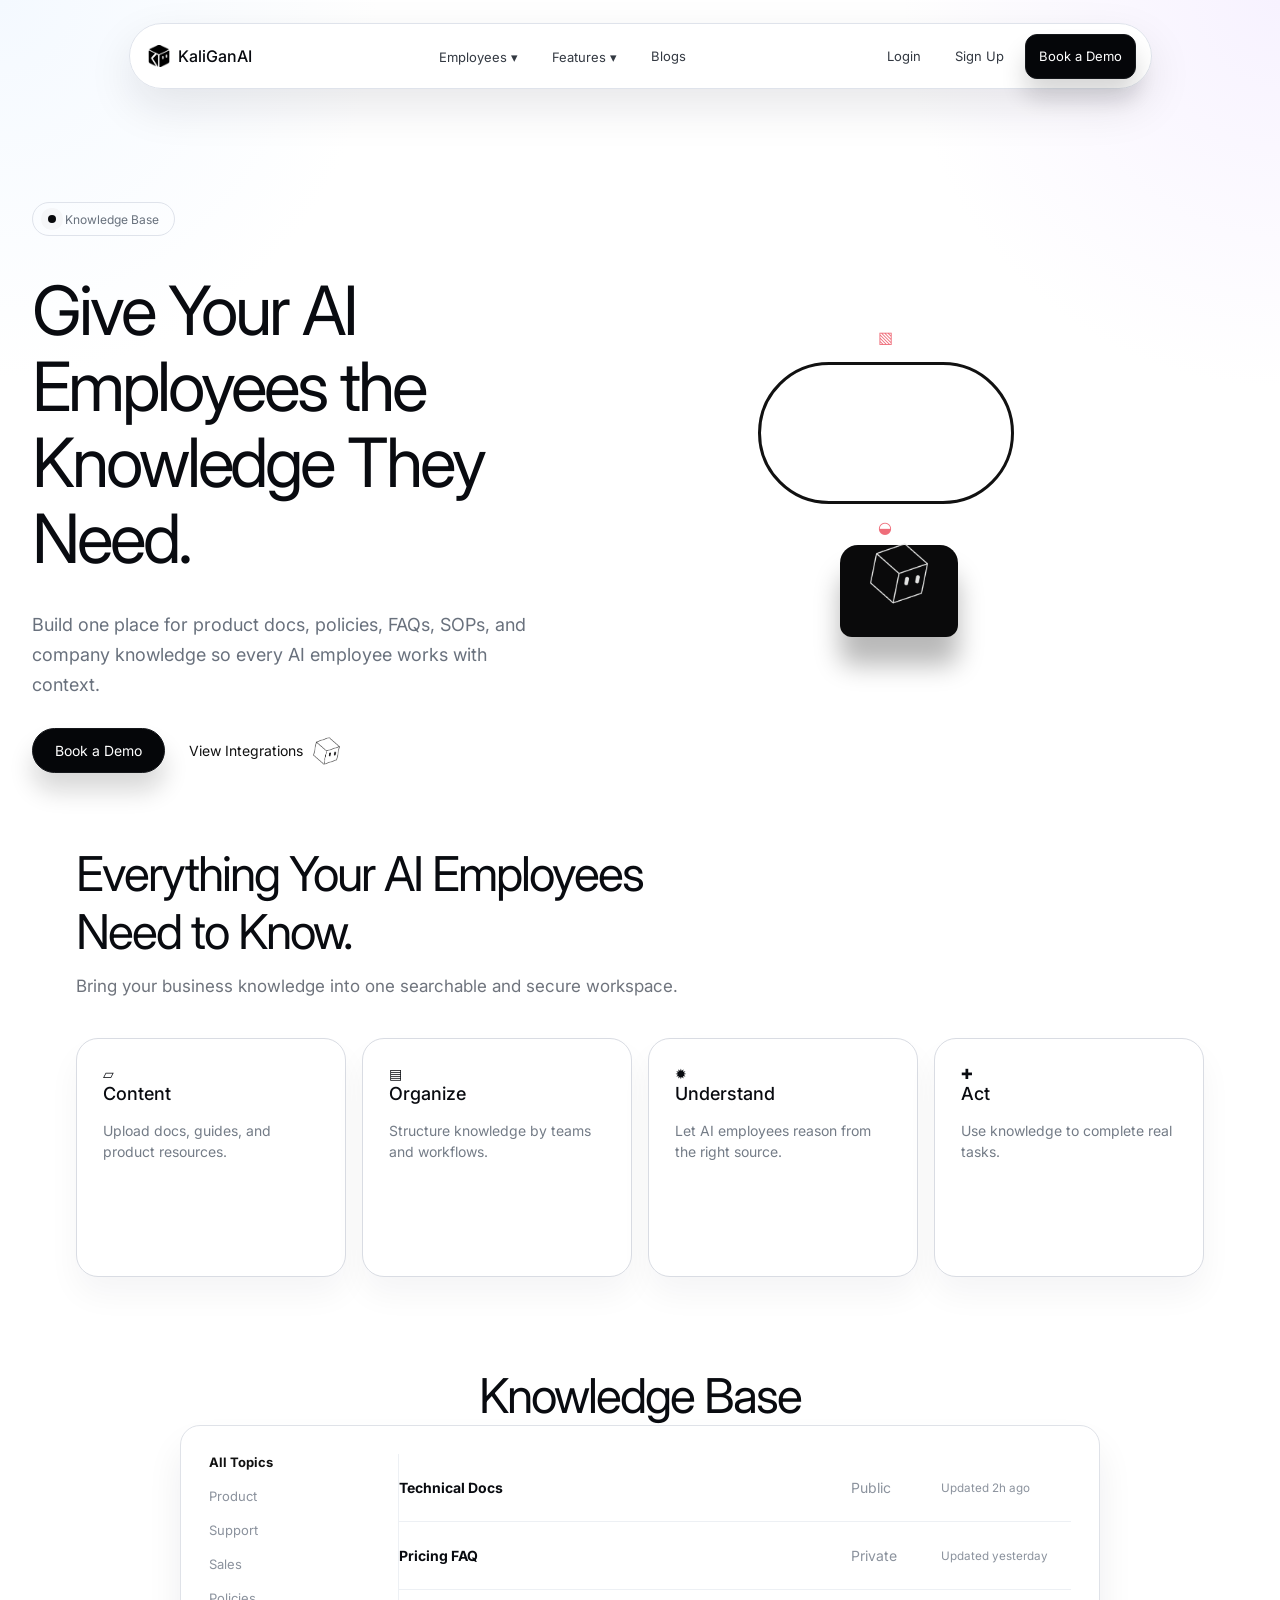
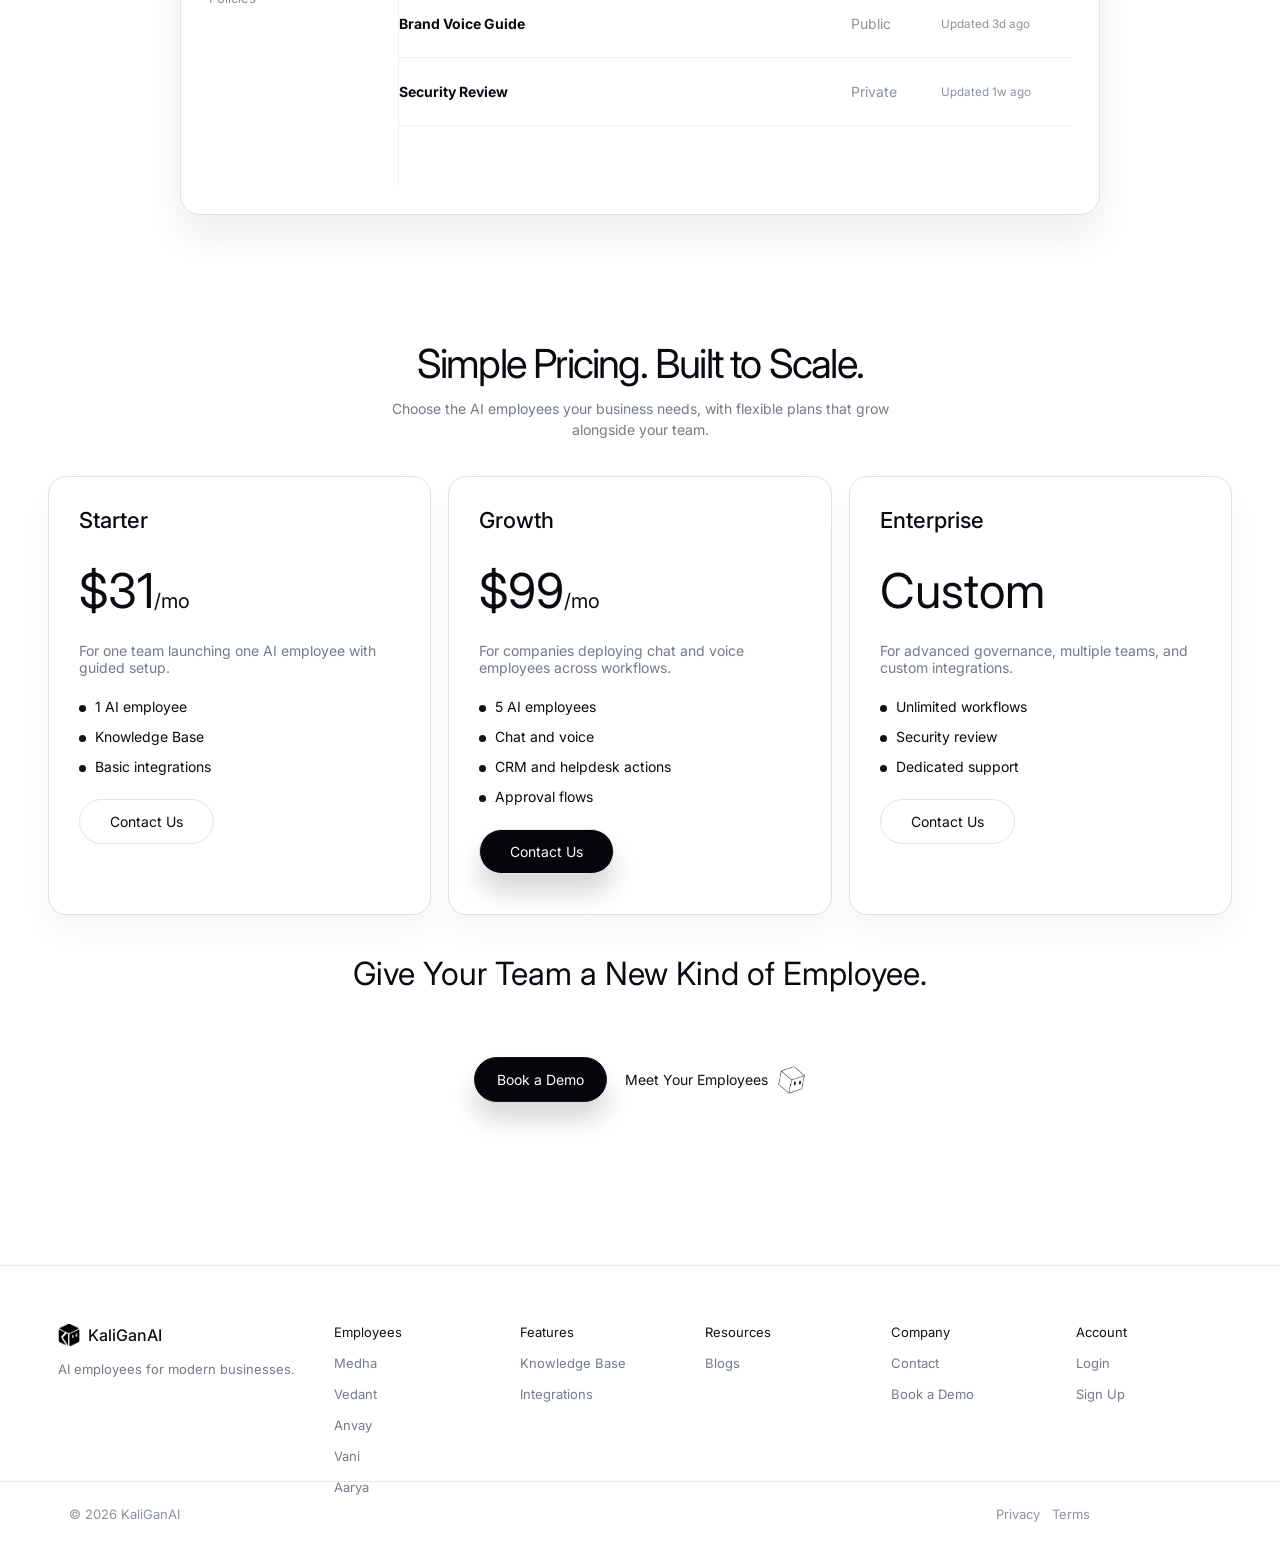
<file: outputs/knowledge-base.html>
<!doctype html><html lang="en"><head><meta charset="UTF-8"/><meta name="viewport" content="width=device-width, initial-scale=1.0"/><title>Knowledge Base - KaliGanAI</title><link rel="preconnect" href="https://fonts.googleapis.com"/><link rel="preconnect" href="https://fonts.gstatic.com" crossorigin/><link href="https://fonts.googleapis.com/css2?family=Inter:wght@400;500;600;700&display=swap" rel="stylesheet"/><link rel="stylesheet" href="./styles.css"/></head><body><main class="page-shell subpage knowledge-page"><header class="nav-wrap"><nav class="nav-pill"><a class="brand" href="./index.html"><img class="logo-img" src="./assets/black-logo-cropped.png" alt=""/>KaliGanAI</a><div class="nav-links"><div class="nav-item"><a>Employees ▾</a><div class="dropdown"><a href="./chat-employees.html">Chat Employees</a><a href="./voice-employee.html">Voice Employees</a></div></div><div class="nav-item"><a class="active">Features ▾</a><div class="dropdown"><a href="./integration.html">Integration</a><a href="./knowledge-base.html">Knowledge Base</a></div></div><a href="./blogs.html">Blogs</a></div><div class="nav-actions"><a>Login</a><a>Sign Up</a><a class="black-btn">Book a Demo</a></div></nav></header><section class="sub-hero"><div><p class="eyebrow"><span></span>Knowledge Base</p><h1>Give Your AI Employees the Knowledge They Need.</h1><p class="lead">Build one place for product docs, policies, FAQs, SOPs, and company knowledge so every AI employee works with context.</p><div class="hero-actions"><a class="black-btn">Book a Demo</a><a class="text-btn" href="./integration.html">View Integrations <img src="./assets/cube-mark.png" alt=""/></a></div></div><div class="cloud-graphic"><img src="./assets/cube-mark.png" alt=""/><span>▧</span><span>◒</span></div></section><section class="capabilities"><h2>Everything Your AI Employees<br/>Need to Know.</h2><p>Bring your business knowledge into one searchable and secure workspace.</p><div class="cap-grid four"><article>▱<h3>Content</h3><p>Upload docs, guides, and product resources.</p></article><article>▤<h3>Organize</h3><p>Structure knowledge by teams and workflows.</p></article><article>✹<h3>Understand</h3><p>Let AI employees reason from the right source.</p></article><article>✚<h3>Act</h3><p>Use knowledge to complete real tasks.</p></article></div></section><section class="directory"><h2>Knowledge Base</h2><div class="kb-panel"><aside><b>All Topics</b><a>Product</a><a>Support</a><a>Sales</a><a>Policies</a></aside><div><div class="kb-row"><b>Technical Docs</b><span>Public</span><small>Updated 2h ago</small></div><div class="kb-row"><b>Pricing FAQ</b><span>Private</span><small>Updated yesterday</small></div><div class="kb-row"><b>Brand Voice Guide</b><span>Public</span><small>Updated 3d ago</small></div><div class="kb-row"><b>Security Review</b><span>Private</span><small>Updated 1w ago</small></div></div></div></section><section class="pricing compact-pricing"><h2>Simple Pricing. Built to Scale.</h2><p>Choose the AI employees your business needs, with flexible plans that grow alongside your team.</p><div class="price-grid"><article><h3>Starter</h3><b>$31<span>/mo</span></b><p>For one team launching one AI employee with guided setup.</p><ul><li>1 AI employee</li><li>Knowledge Base</li><li>Basic integrations</li></ul><a>Contact Us</a></article><article><h3>Growth</h3><b>$99<span>/mo</span></b><p>For companies deploying chat and voice employees across workflows.</p><ul><li>5 AI employees</li><li>Chat and voice</li><li>CRM and helpdesk actions</li><li>Approval flows</li></ul><a class="black-btn">Contact Us</a></article><article><h3>Enterprise</h3><b>Custom</b><p>For advanced governance, multiple teams, and custom integrations.</p><ul><li>Unlimited workflows</li><li>Security review</li><li>Dedicated support</li></ul><a>Contact Us</a></article></div></section><section class="cta short"><h2>Give Your Team a New Kind of Employee.</h2><a class="black-btn">Book a Demo</a><a class="text-btn" href="./chat-employees.html">Meet Your Employees <img src="./assets/cube-mark.png" alt=""/></a></section><footer><div class="foot-brand"><a class="brand"><img class="logo-img small" src="./assets/black-logo-cropped.png" alt=""/>KaliGanAI</a><p>AI employees for modern businesses.</p></div><div><b>Employees</b><a>Medha</a><a>Vedant</a><a>Anvay</a><a>Vani</a><a>Aarya</a></div><div><b>Features</b><a>Knowledge Base</a><a>Integrations</a></div><div><b>Resources</b><a>Blogs</a></div><div><b>Company</b><a>Contact</a><a>Book a Demo</a></div><div><b>Account</b><a>Login</a><a>Sign Up</a></div></footer><div class="copyright"><span>© 2026 KaliGanAI</span><span>Privacy&nbsp;&nbsp;&nbsp;Terms</span></div></main></body></html>
</file>
<file: styles.css>
*{box-sizing:border-box}html{scroll-behavior:smooth}body{margin:0;background:#fff;font-family:Inter,Arial,sans-serif;color:#090b10}a{text-decoration:none;color:inherit}button{font:inherit}.page-shell{width:min(100%,1440px);margin:0 auto;overflow:hidden;background:radial-gradient(900px 900px at 0 0,#f4f9ff 0,transparent 42%),radial-gradient(840px 860px at 100% 0,#f7f2ff 0,transparent 45%),#fff}.home{min-height:6218px}.subpage{min-height:2837px}.nav-wrap{height:100px;display:flex;align-items:center;justify-content:center;position:relative;z-index:20}.nav-pill{width:1023px;height:66px;border:1px solid #dfe3eb;border-radius:33px;background:rgba(255,255,255,.96);box-shadow:0 18px 45px rgba(16,24,40,.1);display:flex;align-items:center;justify-content:space-between;padding:0 15px 0 18px}.brand{display:flex;align-items:center;gap:10px;font-size:16px;font-weight:500}.logo-img{width:28px;height:28px}.logo-img.small{width:22px;height:22px}.nav-links,.nav-actions{display:flex;align-items:center;gap:8px}.nav-links a,.nav-actions a{font-size:13px;color:#333942;border-radius:12px;padding:10px 13px}.nav-links>a:hover,.nav-item:hover>a,.nav-links .active{background:#f7f8fa}.nav-item{position:relative;padding:14px 0}.dropdown{position:absolute;top:66px;left:0;width:240px;background:#fff;border:1px solid #dfe3eb;border-radius:0 0 18px 18px;box-shadow:0 28px 55px rgba(16,24,40,.16);overflow:hidden;opacity:0;visibility:hidden;transform:translateY(-8px);transition:.16s}.nav-item:hover .dropdown{opacity:1;visibility:visible;transform:none}.dropdown a{display:block;padding:18px 26px!important;border-radius:0!important;font-size:16px!important}.dropdown a+a{border-top:1px solid #e4e7ee}.black-btn{display:inline-flex;align-items:center;justify-content:center;height:45px;padding:0 22px;background:#050609;color:#fff!important;border:1px solid #15171b;border-radius:999px;box-shadow:0 18px 24px rgba(10,10,11,.16);font-size:14px}.text-btn{display:inline-flex;align-items:center;gap:9px;height:45px;font-size:14px;color:#111}.text-btn img{width:29px;height:32px;object-fit:contain}.eyebrow{display:inline-flex;align-items:center;gap:9px;height:34px;border:1px solid #dfe3eb;border-radius:999px;padding:0 15px;color:#68717d;font-size:12px}.eyebrow span{width:8px;height:8px;border-radius:50%;background:#08090b;box-shadow:0 0 0 7px #f5f6f8}.hero{height:729px;position:relative;padding:120px 0 0 148px}.hero-copy{width:605px}.hero h1{font-size:72px;line-height:80px;letter-spacing:-3.2px;font-weight:400;margin:70px 0 42px}.lead{font-size:19px;line-height:34px;color:#69717d;margin:0 0 28px;width:604px}.hero-actions,.cta{display:flex;align-items:center;gap:24px}.chat-stack{position:absolute;right:142px;top:109px;width:570px;height:600px}.chat-card{position:absolute;right:0;top:0;width:480px;height:600px;border:1px solid #dce2ea;border-radius:18px;background:#fff;box-shadow:0 30px 55px rgba(16,24,40,.12);overflow:hidden}.card-back{background:#fbfcfe}.back-1{right:14px;top:-12px}.back-2{right:28px;top:-24px}.back-3{right:42px;top:-36px}.back-4{right:56px;top:-48px}.back-5{right:70px;top:-60px}.tabs{height:70px;padding:18px 20px 0;background:#e9eef6;display:flex;gap:4px}.tabs span{height:52px;padding:16px 18px;background:#fff;border-radius:13px 13px 0 0;color:#7b8491;font-weight:600}.tabs span:first-child{color:#111}.card-meta{height:97px;padding:28px 26px;border-bottom:1px solid #dfe4eb;display:flex;justify-content:space-between}.card-meta strong{display:block;font-size:24px}.card-meta small{font-size:17px;color:#6e747d}.card-meta em{align-self:center;font-style:normal;color:#22af74;background:#e8f9ef;border-radius:999px;padding:8px 14px;font-weight:700}.card-meta i{display:inline-block;width:8px;height:8px;border-radius:50%;background:#28bd7b;margin-right:8px}.messages{padding:34px 32px 0}.msg{position:relative;padding-left:62px;margin-bottom:24px}.msg:before{content:"";position:absolute;left:0;top:0;width:42px;height:42px;border-radius:50%;background:linear-gradient(135deg,#f1bd62,#2b92c7)}.agent:before{background:#111 url("./assets/cube-mark.png") center/29px no-repeat}.msg b{font-size:17px;margin-right:8px}.msg time{color:#9aa2ad}.msg mark{font-size:12px;background:#dff5eb;color:#238466;border-radius:6px;padding:4px 8px;margin-right:8px}.msg p{margin:6px 0 0;font-size:17px;line-height:25px;color:#2f343b}.blue{color:#2078bd}.pager{position:absolute;bottom:0;left:0;right:0;height:52px;border-top:1px solid #dfe4eb;display:flex;align-items:center;justify-content:space-between;padding:0 18px}.pager span{width:28px;height:28px;border-radius:7px;background:#eef1f6;color:#77808c;display:grid;place-items:center;font-size:22px}.pager i{width:8px;height:8px;border-radius:50%;background:#cfd4dd}.pager i:first-of-type{background:#111}.section-title{text-align:center}.section-title h2,.two-workforce h2,.knowledge h2,.integrations h2,.pricing h2,.faq h2{font-size:40px;line-height:48px;letter-spacing:-1.8px;font-weight:400;margin:0}.section-title p,.two-workforce>p,.knowledge>p,.integrations>p,.pricing>p,.faq>p{font-size:14px;line-height:21px;color:#737b86;margin:10px auto 36px;width:520px}.two-workforce{padding-top:63px;text-align:center}.mode-grid{width:1184px;margin:0 auto;display:grid;grid-template-columns:1fr 1fr;gap:14px}.mode-card{height:418px;border:1px solid #dce1e8;border-radius:18px;background:#fff;box-shadow:0 18px 30px rgba(16,24,40,.05);padding:28px;text-align:left}.mode-head{display:flex;justify-content:space-between;font-size:18px}.mode-head b{font-weight:400}.mode-card h3{font-size:15px;font-weight:400;color:#555d68;margin:22px 0}.input-row{display:grid;grid-template-columns:1fr 1fr;gap:10px}.input-row span,.sources span,.flow-card strong,.tool-strip span{border:1px solid #d9dee6;border-radius:9px;background:#fff;box-shadow:0 12px 17px rgba(16,24,40,.04);display:flex;align-items:center;justify-content:center}.input-row span{height:27px;font-size:11px;color:#737b86}.mini-person{display:flex;gap:12px;margin:34px 0 10px}.mini-person span{width:30px;height:30px;border-radius:50%;background:linear-gradient(135deg,#eda94d,#278dc0)}.mini-person b,.mini-person small{display:block;font-size:12px}.answer{background:#050609;color:#fff;border-radius:12px;padding:16px;font-size:12px;line-height:18px}.voice-orb{width:54px;height:54px;border-radius:50%;background:#050609;display:grid;place-items:center;margin:64px auto 12px}.voice-orb img{width:34px;filter:invert(1)}.voice-note{text-align:center!important;width:auto!important;margin:0!important;font-size:12px!important}.timer{display:block;text-align:center;font-size:28px;font-weight:400;margin-top:8px}.wave{display:flex;justify-content:center;gap:4px;margin-top:8px}.wave i{width:3px;height:22px;border-radius:4px;background:#111}.wave i:nth-child(2n){height:14px}.wave i:nth-child(3n){height:28px}.knowledge{padding-top:120px;text-align:center;position:relative}.side-cube{position:absolute;top:248px;width:190px;height:210px;object-fit:contain}.left-cube{left:-68px;transform:scale(1.9)}.right-cube{right:-68px;transform:scaleX(-1) scale(1.9)}.flow-card{width:717px;height:840px;margin:32px auto 0;border:1px solid #dfe3ea;border-radius:14px;background:radial-gradient(560px 190px at 50% 0,rgba(226,220,255,.36),transparent),radial-gradient(560px 190px at 50% 100%,rgba(226,220,255,.26),transparent),#fff;padding:41px 46px}.sources{display:grid;grid-template-columns:1fr 1fr;gap:12px}.sources span,.flow-card strong{height:70px;font-size:19px;font-weight:400;color:#22262c}.sources .wide{grid-column:span 2}.down{height:61px;display:grid;place-items:center;color:#b8bec8;font-size:28px}.integrations{padding-top:97px;text-align:center;position:relative}.integration-cube{position:absolute;left:78px;top:200px;width:64px}.tool-strip{height:118px;margin-top:44px;display:grid;grid-template-columns:repeat(8,1fr);align-items:center;background:linear-gradient(90deg,transparent,#f8f9fc 8%,#f8f9fc 92%,transparent);padding:0 42px;gap:10px}.tool-strip span{height:55px;font-size:13px;gap:8px}.tool-strip i,.integration-grid i{width:14px;height:14px;border-radius:50%;display:inline-block}.slack{background:linear-gradient(135deg,#36c5f0 0 25%,#2eb67d 25% 50%,#ecb22e 50% 75%,#e01e5a 75%)}.gmail{background:linear-gradient(135deg,#4285f4,#34a853,#fbbc04,#ea4335)}.notion{background:#111}.salesforce{background:#38aeea}.hubspot{background:#ff6d3a}.jira{background:#2684ff}.drive{background:linear-gradient(135deg,#188038,#fbbc04,#1967d2)}.stripe{background:#635bff}.pricing{padding-top:121px;text-align:center}.price-grid{width:1184px;margin:30px auto 0;display:grid;grid-template-columns:repeat(3,1fr);gap:17px}.price-grid article{height:439px;text-align:left;border:1px solid #dce1e8;border-radius:18px;background:#fff;box-shadow:0 18px 30px rgba(16,24,40,.04);padding:30px}.price-grid h3{font-size:22px;font-weight:500;margin:0 0 28px}.price-grid b{font-size:48px;font-weight:400}.price-grid b span{font-size:20px}.price-grid p{width:auto;text-align:left;margin:22px 0;color:#737b86;font-size:14px}.price-grid ul{list-style:none;padding:0;margin:0 0 24px}.price-grid li{font-size:14px;margin:13px 0}.price-grid li:before{content:"";display:inline-block;width:7px;height:7px;border-radius:50%;background:#111;margin-right:9px}.price-grid a{display:inline-flex;border:1px solid #e1e4ea;border-radius:999px;padding:13px 30px;font-size:14px}.faq{padding-top:129px;text-align:center}.faq-list{width:900px;margin:24px auto 0}.faq-list button{width:100%;height:78.5px;border:0;border-top:1px solid #e8eaf0;background:#fff;display:flex;align-items:center;justify-content:space-between;padding:0 4px;text-align:left;font-size:17px;color:#0b0d10}.faq-list button:hover{background:#fbfcfe}.faq-list button:last-child{border-bottom:1px solid #e8eaf0}.faq-list span{font-weight:700;font-size:22px;color:#9aa1ac}.cta{height:631px;justify-content:center;padding-top:16px}footer{height:216px;border-top:1px solid #e8eaf0;display:grid;grid-template-columns:1.6fr repeat(5,1fr);gap:34px;padding:58px 52px 0 58px}footer div{display:flex;flex-direction:column;gap:15px}footer b,footer a{font-size:13px;font-weight:400;color:#101216}footer a:not(.brand),footer p{color:#747b86}.foot-brand p{font-size:13px;margin:0}.copyright{height:76px;border-top:1px solid #e8eaf0;display:flex;justify-content:space-between;padding:24px 190px 0 69px;color:#8d939d;font-size:13px}

.subpage .nav-wrap{height:112px}.sub-hero{width:1216px;margin:78px auto 0;display:grid;grid-template-columns:590px 1fr;gap:102px;align-items:center;min-height:420px}.sub-hero h1{font-size:68px;line-height:76px;font-weight:400;letter-spacing:-3.1px;margin:24px 0 34px}.sub-hero .lead{font-size:18px;line-height:30px;width:520px}.media-placeholder{width:510px;height:280px;background:#d9d9d9}.employee-list{width:1184px;margin:106px auto 0}.employee-list h2,.capabilities h2,.directory h2,.featured-blog h2{font-size:48px;line-height:58px;font-weight:400;letter-spacing:-2px;margin:0}.employee-list>p,.capabilities>p,.directory>p{font-size:17px;line-height:27px;color:#6f747d;width:720px;margin:12px 0 38px}.employee-grid{display:grid;grid-template-columns:repeat(4,1fr);gap:19px}.employee-grid article{height:393px;border:1px solid #d9dce3;border-radius:24px;background:#fff;box-shadow:0 22px 34px rgba(16,24,40,.06);padding:28px 24px;display:flex;flex-direction:column}.employee-grid small{color:#7e8793;font-weight:700}.employee-grid h3{font-size:26px;margin:45px 0 8px;font-weight:500}.employee-grid b{font-size:13px;margin-bottom:22px}.employee-grid p{font-size:15px;line-height:22px;color:#737984;margin:0}.employee-grid a{margin-top:auto;font-size:17px;display:flex;justify-content:space-between;align-items:center}.employee-grid span{width:36px;height:36px;border:1px solid #dfe2e8;border-radius:50%;display:grid;place-items:center}.show-more{display:flex;align-items:center;justify-content:flex-end;gap:8px;margin-top:40px;font-size:16px}.show-more img{width:26px}.capabilities{width:1128px;margin:72px auto 0;text-align:left}.cap-grid{display:grid;grid-template-columns:repeat(4,1fr);gap:16px;margin-top:34px}.cap-grid.five{grid-template-columns:repeat(5,1fr)}.cap-grid.four{grid-template-columns:repeat(4,1fr)}.cap-grid article{height:191px;border:1px solid #d9dce3;border-radius:22px;background:#fff;box-shadow:0 20px 30px rgba(16,24,40,.05);padding:25px;font-size:28px}.cap-grid h3{font-size:18px;font-weight:500;margin:26px 0 10px}.cap-grid p{font-size:14px;line-height:21px;color:#737984;margin:0}.compact-pricing{padding-top:125px}.compact-pricing .price-grid{width:1184px}.subpage footer{margin-top:140px}.chat-page footer,.blogs-page footer{margin-top:120px}.cloud-graphic{width:350px;height:310px;position:relative;display:grid;place-items:end center}.cloud-graphic:before{content:"";position:absolute;top:35px;left:34px;width:250px;height:136px;border:3px solid #111;border-radius:80px;background:#fff}.cloud-graphic:after{content:"";position:absolute;bottom:0;width:118px;height:92px;border-radius:18px 18px 12px 12px;background:#0a0a0b;box-shadow:0 28px 26px rgba(0,0,0,.28)}.cloud-graphic img{position:absolute;bottom:28px;width:64px;z-index:2;filter:invert(1)}.cloud-graphic span{position:relative;z-index:1;margin:0 28px 170px 0;color:#ef6d7a}.integrations-cloud span{color:#3178ff}.directory{width:920px;margin:90px auto 0;text-align:center}.kb-panel,.integration-panel{border:1px solid #dfe2e8;border-radius:20px;background:#fff;box-shadow:0 22px 36px rgba(16,24,40,.07);text-align:left}.kb-panel{min-height:390px;display:grid;grid-template-columns:210px 1fr;padding:32px 40px;gap:20px}.kb-panel aside{border-right:1px solid #edf0f4;display:flex;flex-direction:column;gap:18px;color:#8b929d;font-size:13px;padding-right:24px}.kb-panel aside b{display:inline-block;padding:12px 18px;border:1px solid #e1e4e8;border-radius:12px;background:#fff;box-shadow:0 4px 10px rgba(0,0,0,.03);color:#111;font-weight:500}.kb-panel aside a{padding:0 18px}.kb-main-content{display:flex;flex-direction:column;gap:12px}.kb-main-content h3{font-size:22px;font-weight:400;margin:0 0 8px;color:#111}.kb-row{padding:18px 24px;border:1px solid #edf0f4;border-radius:14px;background:#fff;display:grid;grid-template-columns:50px 1fr 100px 120px;align-items:center;font-size:13px}.kb-icon{width:40px;height:40px;border:1px solid #e6e9ee;border-radius:50%;display:grid;place-items:center;color:#111}.kb-icon svg{width:18px;height:18px}.kb-row-text{display:flex;flex-direction:column;gap:4px}.kb-row-text b{font-size:14px;color:#111;font-weight:600}.kb-row-text small{font-size:12px;color:#8b929d}.kb-row span,.kb-row small{color:#8b929d}.integration-panel{padding:22px}.panel-tabs{display:flex;gap:20px;border-bottom:1px solid #e6e8ee;padding-bottom:18px;color:#7a828e}.panel-tabs span:first-child{color:#111}.integration-grid{display:grid;grid-template-columns:repeat(4,1fr);gap:20px;padding-top:24px}.integration-grid article{min-height:118px}.integration-grid i{display:block;margin-bottom:14px}.integration-grid h3{font-size:15px;margin:0 0 8px}.integration-grid p{font-size:13px;line-height:20px;color:#737984;margin:0}.cta.short{height:210px;gap:18px;flex-wrap:wrap;text-align:center}.cta.short h2{width:100%;font-weight:400;font-size:32px;margin:0}.blog-tabs{width:1184px;margin:110px auto 0;display:flex;align-items:center;gap:30px;border-bottom:1px solid #e5e8ee;padding-bottom:28px}.blog-tabs a{font-size:13px;color:#142033}.blog-tabs .black-btn{height:42px;padding:0 22px}.featured-blog{width:1184px;margin:70px auto 0;display:grid;grid-template-columns:640px 1fr;gap:90px;align-items:center;border-bottom:1px solid #dfe3ea;padding-bottom:70px}.blog-art{height:326px;border-radius:14px;display:grid;place-items:center;font-size:36px;color:#08090b;background:#ddd}.featured-blog b{font-size:14px}.featured-blog small{display:block;margin:65px 0 28px;color:#243248;font-size:15px}.featured-blog h2{font-size:38px;line-height:44px}.featured-blog p{font-size:17px;line-height:24px;color:#647080}.author{display:grid;grid-template-columns:42px 1fr 150px;align-items:center;margin-top:105px;font-size:14px;color:#26364c}.author img{width:36px}.blog-grid{width:1184px;margin:60px auto 0;display:grid;grid-template-columns:repeat(3,1fr);gap:88px 36px}.blog-grid .blog-art{height:249px;font-size:24px}.blog-grid small{display:block;margin:28px 0 14px;color:#243248;font-size:15px}.blog-grid h3{font-size:26px;line-height:31px;font-weight:400;margin:0 0 48px}.blog-grid p{font-weight:700;color:#34445a;font-size:14px}.blog-grid time{float:right;font-weight:400}.purple{background:radial-gradient(circle at 80% 35%,#d786c7,#9e45bc 45%,#231f29)}.blue{background:linear-gradient(135deg,#2455d8,#67e2d3)}.green{background:linear-gradient(135deg,#36b56a,#4cc6d9)}.red{background:linear-gradient(135deg,#cc2f47,#ffd4c8)}.brown{background:linear-gradient(135deg,#031b29,#c6774e,#f3c5bc)}.yellow{background:#fff8a9}.pink{background:linear-gradient(135deg,#eda4ff,#df49e0)}

@media(max-width:900px){.page-shell,.subpage{min-height:0}.nav-pill{width:calc(100% - 28px)}.nav-links{display:none}.nav-actions a:not(.black-btn){display:none}.hero{height:auto;padding:48px 24px}.hero h1,.sub-hero h1{font-size:46px;line-height:54px;letter-spacing:-1.4px}.hero-copy,.lead,.sub-hero .lead{width:auto}.chat-stack{position:relative;right:auto;top:auto;width:100%;height:620px;margin-top:38px}.chat-card{width:100%;right:auto}.mode-grid,.price-grid,.employee-grid,.cap-grid,.cap-grid.five,.cap-grid.four,.integration-grid,.blog-grid{width:calc(100% - 48px);grid-template-columns:1fr}.flow-card,.faq-list,.sub-hero,.employee-list,.capabilities,.directory,.blog-tabs,.featured-blog,.blog-grid{width:calc(100% - 48px);display:block}.tool-strip{grid-template-columns:repeat(2,1fr);height:auto;padding:30px}.section-title p,.two-workforce>p,.knowledge>p,.integrations>p,.pricing>p,.faq>p,.employee-list>p,.capabilities>p{width:auto;padding:0 24px}.side-cube{display:none}.media-placeholder,.cloud-graphic{width:100%;margin-top:34px}footer{grid-template-columns:repeat(2,1fr);height:auto;padding:36px 28px}.copyright{padding:24px 28px;gap:20px}.pricing,.faq,.knowledge{padding-top:72px}}

/* Figma correction overrides */
.nav-pill{position:relative}.logo-img{width:22px;height:22px;object-fit:cover;object-position:center;mix-blend-mode:multiply}.brand{gap:8px}.dropdown{top:66px;border-radius:0 0 16px 16px}.nav-item:nth-child(1) .dropdown{left:0}.nav-item:nth-child(2) .dropdown{left:0}.nav-links{position:relative}.nav-item{position:relative}.nav-item .dropdown{width:220px}.nav-item:hover .dropdown{box-shadow:0 30px 60px rgba(16,24,40,.14)}.dropdown a{height:58px;display:flex!important;align-items:center!important}

/* Nav hover correction: active pages are not gray by default; dropdown hugs the nav. */
.nav-links .active{background:transparent!important;box-shadow:none!important}
.nav-links>a:hover,.nav-item:hover>a{background:#f7f8fa!important;box-shadow:inset 0 0 0 1px rgba(235,237,242,.7)!important}
.nav-item .dropdown{top:60px!important}

.voice-page{min-height:3325px}.voice-hero{margin-top:82px}.voice-hero h1{max-width:590px}.voice-list{margin-top:118px}.voice-employee-grid{display:grid;grid-template-columns:1fr 1fr;gap:20px}.voice-employee-card{height:376px;border:1px solid #d8dde5;border-radius:24px;background:#fff;box-shadow:0 22px 34px rgba(16,24,40,.055);padding:28px;display:flex;flex-direction:column}.voice-employee-card small{font-size:12px;font-weight:700;color:#9aa2ad}.listen-bar{height:74px;border:1px solid #e1e5ec;border-radius:20px;margin:25px 0 26px;padding:16px 18px;background:#fff;display:flex;align-items:center;justify-content:space-between}.listen-bar span{width:130px;height:30px;border-radius:6px;background:repeating-linear-gradient(90deg,#6b7280 0 4px,transparent 4px 12px),#e9edf3}.listen-bar a{height:26px;border-radius:999px;background:#0b0d10;color:white;padding:6px 13px;font-size:11px}.voice-employee-card h3{font-size:28px;line-height:34px;font-weight:400;margin:0 0 8px}.voice-employee-card b{font-size:13px;color:#4b525c;margin-bottom:18px}.voice-employee-card p{font-size:15px;line-height:23px;color:#737b86;margin:0}.voice-employee-card .card-link{margin-top:auto;display:flex;justify-content:space-between;align-items:center;font-size:16px}.voice-employee-card .card-link span{width:36px;height:36px;border:1px solid #dfe3ea;border-radius:50%;display:grid;place-items:center}.voice-employee-card.muted h3{color:#6f747d}.skeleton-lines{height:74px;border:1px solid #edf0f4;border-radius:20px;margin:25px 0 26px;padding:18px}.skeleton-lines i{display:block;height:8px;background:#edf0f4;border-radius:999px;margin:9px 0}.skeleton-lines i:first-child{width:58%;background:#707070}.skeleton-lines i:nth-child(2){width:92%}.skeleton-lines i:nth-child(3){width:66%}.voice-capabilities{margin-top:135px}.voice-capabilities .cap-grid.ten{grid-template-columns:repeat(5,1fr);gap:16px}.voice-capabilities .cap-grid article,.capabilities .cap-grid article{height:239px;border-radius:22px;padding:26px;background:#fff;box-shadow:0 18px 32px rgba(16,24,40,.045);font-size:14px}.cap-icon{width:40px;height:40px;border:1px solid #e1e5ec;border-radius:14px;display:grid;place-items:center;color:#111;font-size:19px;margin-bottom:32px;background:white}.cap-grid h3{font-size:18px;line-height:24px;font-weight:500;margin:0 0 14px}.cap-grid p{font-size:14px;line-height:21px;color:#747c87}.voice-page .compact-pricing{padding-top:132px}.voice-page .price-grid article{height:434px}

.integration-page{min-height:3820px}.integration-hero h1{max-width:650px}.integration-actions{margin-top:112px;text-align:center}.integration-actions>p{margin-left:auto;margin-right:auto}.integration-actions .cap-grid{width:900px;margin-left:auto;margin-right:auto}.integration-directory{width:1190px;margin-top:100px}.integration-directory h2{text-align:center;font-size:56px;line-height:67px}.integration-directory>p{text-align:center;margin:18px auto 42px;font-size:22px;line-height:31px;font-weight:600;color:#6e7683;width:560px}.figma-directory{position:relative;width:100%;padding:48px;border-radius:32px;background:#fff;border:1px solid #dce1e8;box-shadow:0 18px 45px rgba(16,24,40,.06)}.search-box{height:86px;border:1px solid #dfe4eb;border-radius:24px;display:flex;align-items:center;padding:0 32px;color:#a1a8b3;font-size:22px;margin-bottom:26px}.filter-pills{display:flex;gap:12px;flex-wrap:wrap;margin-bottom:42px}.filter-pills span{height:50px;border:1px solid #dfe4eb;border-radius:999px;padding:14px 22px;color:#69717d;font-size:17px}.filter-pills .selected{background:#111318;color:#fff;border-color:#111318}.figma-directory .integration-grid{grid-template-columns:repeat(4,1fr);gap:16px}.figma-directory .integration-grid article{height:260px;border:1px solid #e0e4eb;border-radius:22px;padding:25px;background:#fff}.figma-directory .integration-grid i{width:40px;height:40px;margin-bottom:28px}.figma-directory .integration-grid h3{font-size:24px;line-height:29px;margin:0 0 12px}.figma-directory .integration-grid b{display:block;font-size:17px;color:#949ca8;margin-bottom:24px}.figma-directory .integration-grid p{font-size:17px;line-height:26px;color:#7b8490;margin-bottom:19px}.figma-directory .integration-grid a{font-size:17px;color:#242930}.integration-page .compact-pricing{padding-top:180px}

@media(max-width:900px){.voice-employee-grid,.voice-capabilities .cap-grid.ten,.figma-directory .integration-grid{grid-template-columns:1fr}.integration-directory,.integration-actions .cap-grid{width:calc(100% - 48px)}.figma-directory{padding:24px;box-shadow:0 18px 45px rgba(16,24,40,.06)}}

/* CTA Section Figma Match */
.cta {
  height: auto !important;
  display: flex !important;
  flex-direction: column !important;
  align-items: center !important;
  justify-content: center !important;
  text-align: center !important;
  padding: 130px 24px 140px !important;
  gap: 28px !important;
}

.cta h2 {
  font-size: 40px !important;
  line-height: 48px !important;
  letter-spacing: -1.8px !important;
  font-weight: 400 !important;
  color: #090b10 !important;
  margin: 0 !important;
}

.cta-actions {
  display: flex !important;
  align-items: center !important;
  justify-content: center !important;
  gap: 20px !important;
}

/* Fix for dropdown hover gap */
.nav-item::after {
  content: '';
  position: absolute;
  left: 0;
  right: 0;
  bottom: -20px;
  height: 20px;
  z-index: 10;
}
</file>
<file: outputs/styles.css>
*{box-sizing:border-box}html{scroll-behavior:smooth}body{margin:0;background:#fff;font-family:Inter,Arial,sans-serif;color:#090b10}a{text-decoration:none;color:inherit}button{font:inherit}.page-shell{width:min(100%,1440px);margin:0 auto;overflow:hidden;background:radial-gradient(900px 900px at 0 0,#f4f9ff 0,transparent 42%),radial-gradient(840px 860px at 100% 0,#f7f2ff 0,transparent 45%),#fff}.home{min-height:6218px}.subpage{min-height:2837px}.nav-wrap{height:100px;display:flex;align-items:center;justify-content:center;position:relative;z-index:20}.nav-pill{width:1023px;height:66px;border:1px solid #dfe3eb;border-radius:33px;background:rgba(255,255,255,.96);box-shadow:0 18px 45px rgba(16,24,40,.1);display:flex;align-items:center;justify-content:space-between;padding:0 15px 0 18px}.brand{display:flex;align-items:center;gap:10px;font-size:16px;font-weight:500}.logo-img{width:28px;height:28px}.logo-img.small{width:22px;height:22px}.nav-links,.nav-actions{display:flex;align-items:center;gap:8px}.nav-links a,.nav-actions a{font-size:13px;color:#333942;border-radius:12px;padding:10px 13px}.nav-links>a:hover,.nav-item:hover>a,.nav-links .active{background:#f7f8fa}.nav-item{position:relative;padding:14px 0}.dropdown{position:absolute;top:66px;left:0;width:240px;background:#fff;border:1px solid #dfe3eb;border-radius:0 0 18px 18px;box-shadow:0 28px 55px rgba(16,24,40,.16);overflow:hidden;opacity:0;visibility:hidden;transform:translateY(-8px);transition:.16s}.nav-item:hover .dropdown{opacity:1;visibility:visible;transform:none}.dropdown a{display:block;padding:18px 26px!important;border-radius:0!important;font-size:16px!important}.dropdown a+a{border-top:1px solid #e4e7ee}.black-btn{display:inline-flex;align-items:center;justify-content:center;height:45px;padding:0 22px;background:#050609;color:#fff!important;border:1px solid #15171b;border-radius:999px;box-shadow:0 18px 24px rgba(10,10,11,.16);font-size:14px}.text-btn{display:inline-flex;align-items:center;gap:9px;height:45px;font-size:14px;color:#111}.text-btn img{width:29px;height:32px;object-fit:contain}.eyebrow{display:inline-flex;align-items:center;gap:9px;height:34px;border:1px solid #dfe3eb;border-radius:999px;padding:0 15px;color:#68717d;font-size:12px}.eyebrow span{width:8px;height:8px;border-radius:50%;background:#08090b;box-shadow:0 0 0 7px #f5f6f8}.hero{height:729px;position:relative;padding:120px 0 0 148px}.hero-copy{width:605px}.hero h1{font-size:72px;line-height:80px;letter-spacing:-3.2px;font-weight:400;margin:70px 0 42px}.lead{font-size:19px;line-height:34px;color:#69717d;margin:0 0 28px;width:604px}.hero-actions,.cta{display:flex;align-items:center;gap:24px}.chat-stack{position:absolute;right:142px;top:109px;width:570px;height:600px}.chat-card{position:absolute;right:0;top:0;width:480px;height:600px;border:1px solid #dce2ea;border-radius:18px;background:#fff;box-shadow:0 30px 55px rgba(16,24,40,.12);overflow:hidden}.card-back{background:#fbfcfe}.back-1{right:14px;top:-12px}.back-2{right:28px;top:-24px}.back-3{right:42px;top:-36px}.back-4{right:56px;top:-48px}.back-5{right:70px;top:-60px}.tabs{height:70px;padding:18px 20px 0;background:#e9eef6;display:flex;gap:4px}.tabs span{height:52px;padding:16px 18px;background:#fff;border-radius:13px 13px 0 0;color:#7b8491;font-weight:600}.tabs span:first-child{color:#111}.card-meta{height:97px;padding:28px 26px;border-bottom:1px solid #dfe4eb;display:flex;justify-content:space-between}.card-meta strong{display:block;font-size:24px}.card-meta small{font-size:17px;color:#6e747d}.card-meta em{align-self:center;font-style:normal;color:#22af74;background:#e8f9ef;border-radius:999px;padding:8px 14px;font-weight:700}.card-meta i{display:inline-block;width:8px;height:8px;border-radius:50%;background:#28bd7b;margin-right:8px}.messages{padding:34px 32px 0}.msg{position:relative;padding-left:62px;margin-bottom:24px}.msg:before{content:"";position:absolute;left:0;top:0;width:42px;height:42px;border-radius:50%;background:linear-gradient(135deg,#f1bd62,#2b92c7)}.agent:before{background:#111 url("./assets/cube-mark.png") center/29px no-repeat}.msg b{font-size:17px;margin-right:8px}.msg time{color:#9aa2ad}.msg mark{font-size:12px;background:#dff5eb;color:#238466;border-radius:6px;padding:4px 8px;margin-right:8px}.msg p{margin:6px 0 0;font-size:17px;line-height:25px;color:#2f343b}.blue{color:#2078bd}.pager{position:absolute;bottom:0;left:0;right:0;height:52px;border-top:1px solid #dfe4eb;display:flex;align-items:center;justify-content:space-between;padding:0 18px}.pager span{width:28px;height:28px;border-radius:7px;background:#eef1f6;color:#77808c;display:grid;place-items:center;font-size:22px}.pager i{width:8px;height:8px;border-radius:50%;background:#cfd4dd}.pager i:first-of-type{background:#111}.section-title{text-align:center}.section-title h2,.two-workforce h2,.knowledge h2,.integrations h2,.pricing h2,.faq h2{font-size:40px;line-height:48px;letter-spacing:-1.8px;font-weight:400;margin:0}.section-title p,.two-workforce>p,.knowledge>p,.integrations>p,.pricing>p,.faq>p{font-size:14px;line-height:21px;color:#737b86;margin:10px auto 36px;width:520px}.two-workforce{padding-top:63px;text-align:center}.mode-grid{width:1184px;margin:0 auto;display:grid;grid-template-columns:1fr 1fr;gap:14px}.mode-card{height:418px;border:1px solid #dce1e8;border-radius:18px;background:#fff;box-shadow:0 18px 30px rgba(16,24,40,.05);padding:28px;text-align:left}.mode-head{display:flex;justify-content:space-between;font-size:18px}.mode-head b{font-weight:400}.mode-card h3{font-size:15px;font-weight:400;color:#555d68;margin:22px 0}.input-row{display:grid;grid-template-columns:1fr 1fr;gap:10px}.input-row span,.sources span,.flow-card strong,.tool-strip span{border:1px solid #d9dee6;border-radius:9px;background:#fff;box-shadow:0 12px 17px rgba(16,24,40,.04);display:flex;align-items:center;justify-content:center}.input-row span{height:27px;font-size:11px;color:#737b86}.mini-person{display:flex;gap:12px;margin:34px 0 10px}.mini-person span{width:30px;height:30px;border-radius:50%;background:linear-gradient(135deg,#eda94d,#278dc0)}.mini-person b,.mini-person small{display:block;font-size:12px}.answer{background:#050609;color:#fff;border-radius:12px;padding:16px;font-size:12px;line-height:18px}.voice-orb{width:54px;height:54px;border-radius:50%;background:#050609;display:grid;place-items:center;margin:64px auto 12px}.voice-orb img{width:34px;filter:invert(1)}.voice-note{text-align:center!important;width:auto!important;margin:0!important;font-size:12px!important}.timer{display:block;text-align:center;font-size:28px;font-weight:400;margin-top:8px}.wave{display:flex;justify-content:center;gap:4px;margin-top:8px}.wave i{width:3px;height:22px;border-radius:4px;background:#111}.wave i:nth-child(2n){height:14px}.wave i:nth-child(3n){height:28px}.knowledge{padding-top:120px;text-align:center;position:relative}.side-cube{position:absolute;top:248px;width:190px;height:210px;object-fit:contain}.left-cube{left:-68px;transform:scale(1.9)}.right-cube{right:-68px;transform:scaleX(-1) scale(1.9)}.flow-card{width:717px;height:840px;margin:32px auto 0;border:1px solid #dfe3ea;border-radius:14px;background:radial-gradient(560px 190px at 50% 0,rgba(226,220,255,.36),transparent),radial-gradient(560px 190px at 50% 100%,rgba(226,220,255,.26),transparent),#fff;padding:41px 46px}.sources{display:grid;grid-template-columns:1fr 1fr;gap:12px}.sources span,.flow-card strong{height:70px;font-size:19px;font-weight:400;color:#22262c}.sources .wide{grid-column:span 2}.down{height:61px;display:grid;place-items:center;color:#b8bec8;font-size:28px}.integrations{padding-top:97px;text-align:center;position:relative}.integration-cube{position:absolute;left:78px;top:200px;width:64px}.tool-strip{height:118px;margin-top:44px;display:grid;grid-template-columns:repeat(8,1fr);align-items:center;background:linear-gradient(90deg,transparent,#f8f9fc 8%,#f8f9fc 92%,transparent);padding:0 42px;gap:10px}.tool-strip span{height:55px;font-size:13px;gap:8px}.tool-strip i,.integration-grid i{width:14px;height:14px;border-radius:50%;display:inline-block}.slack{background:linear-gradient(135deg,#36c5f0 0 25%,#2eb67d 25% 50%,#ecb22e 50% 75%,#e01e5a 75%)}.gmail{background:linear-gradient(135deg,#4285f4,#34a853,#fbbc04,#ea4335)}.notion{background:#111}.salesforce{background:#38aeea}.hubspot{background:#ff6d3a}.jira{background:#2684ff}.drive{background:linear-gradient(135deg,#188038,#fbbc04,#1967d2)}.stripe{background:#635bff}.pricing{padding-top:121px;text-align:center}.price-grid{width:1184px;margin:30px auto 0;display:grid;grid-template-columns:repeat(3,1fr);gap:17px}.price-grid article{height:439px;text-align:left;border:1px solid #dce1e8;border-radius:18px;background:#fff;box-shadow:0 18px 30px rgba(16,24,40,.04);padding:30px}.price-grid h3{font-size:22px;font-weight:500;margin:0 0 28px}.price-grid b{font-size:48px;font-weight:400}.price-grid b span{font-size:20px}.price-grid p{width:auto;text-align:left;margin:22px 0;color:#737b86;font-size:14px}.price-grid ul{list-style:none;padding:0;margin:0 0 24px}.price-grid li{font-size:14px;margin:13px 0}.price-grid li:before{content:"";display:inline-block;width:7px;height:7px;border-radius:50%;background:#111;margin-right:9px}.price-grid a{display:inline-flex;border:1px solid #e1e4ea;border-radius:999px;padding:13px 30px;font-size:14px}.faq{padding-top:129px;text-align:center}.faq-list{width:900px;margin:24px auto 0}.faq-list button{width:100%;height:78.5px;border:0;border-top:1px solid #e8eaf0;background:#fff;display:flex;align-items:center;justify-content:space-between;padding:0 4px;text-align:left;font-size:17px;color:#0b0d10}.faq-list button:hover{background:#fbfcfe}.faq-list button:last-child{border-bottom:1px solid #e8eaf0}.faq-list span{font-weight:700;font-size:22px;color:#9aa1ac}.cta{height:631px;justify-content:center;padding-top:16px}footer{height:216px;border-top:1px solid #e8eaf0;display:grid;grid-template-columns:1.6fr repeat(5,1fr);gap:34px;padding:58px 52px 0 58px}footer div{display:flex;flex-direction:column;gap:15px}footer b,footer a{font-size:13px;font-weight:400;color:#101216}footer a:not(.brand),footer p{color:#747b86}.foot-brand p{font-size:13px;margin:0}.copyright{height:76px;border-top:1px solid #e8eaf0;display:flex;justify-content:space-between;padding:24px 190px 0 69px;color:#8d939d;font-size:13px}

.subpage .nav-wrap{height:112px}.sub-hero{width:1216px;margin:78px auto 0;display:grid;grid-template-columns:590px 1fr;gap:102px;align-items:center;min-height:420px}.sub-hero h1{font-size:68px;line-height:76px;font-weight:400;letter-spacing:-3.1px;margin:24px 0 34px}.sub-hero .lead{font-size:18px;line-height:30px;width:520px}.media-placeholder{width:510px;height:280px;background:#d9d9d9}.employee-list{width:1184px;margin:106px auto 0}.employee-list h2,.capabilities h2,.directory h2,.featured-blog h2{font-size:48px;line-height:58px;font-weight:400;letter-spacing:-2px;margin:0}.employee-list>p,.capabilities>p,.directory>p{font-size:17px;line-height:27px;color:#6f747d;width:720px;margin:12px 0 38px}.employee-grid{display:grid;grid-template-columns:repeat(4,1fr);gap:19px}.employee-grid article{height:393px;border:1px solid #d9dce3;border-radius:24px;background:#fff;box-shadow:0 22px 34px rgba(16,24,40,.06);padding:28px 24px;display:flex;flex-direction:column}.employee-grid small{color:#7e8793;font-weight:700}.employee-grid h3{font-size:26px;margin:45px 0 8px;font-weight:500}.employee-grid b{font-size:13px;margin-bottom:22px}.employee-grid p{font-size:15px;line-height:22px;color:#737984;margin:0}.employee-grid a{margin-top:auto;font-size:17px;display:flex;justify-content:space-between;align-items:center}.employee-grid span{width:36px;height:36px;border:1px solid #dfe2e8;border-radius:50%;display:grid;place-items:center}.show-more{display:flex;align-items:center;justify-content:flex-end;gap:8px;margin-top:40px;font-size:16px}.show-more img{width:26px}.capabilities{width:1128px;margin:72px auto 0;text-align:left}.cap-grid{display:grid;grid-template-columns:repeat(4,1fr);gap:16px;margin-top:34px}.cap-grid.five{grid-template-columns:repeat(5,1fr)}.cap-grid.four{grid-template-columns:repeat(4,1fr)}.cap-grid article{height:191px;border:1px solid #d9dce3;border-radius:22px;background:#fff;box-shadow:0 20px 30px rgba(16,24,40,.05);padding:25px;font-size:28px}.cap-grid h3{font-size:18px;font-weight:500;margin:26px 0 10px}.cap-grid p{font-size:14px;line-height:21px;color:#737984;margin:0}.compact-pricing{padding-top:125px}.compact-pricing .price-grid{width:1184px}.subpage footer{margin-top:140px}.chat-page footer,.blogs-page footer{margin-top:120px}.cloud-graphic{width:350px;height:310px;position:relative;display:grid;place-items:end center}.cloud-graphic:before{content:"";position:absolute;top:35px;left:34px;width:250px;height:136px;border:3px solid #111;border-radius:80px;background:#fff}.cloud-graphic:after{content:"";position:absolute;bottom:0;width:118px;height:92px;border-radius:18px 18px 12px 12px;background:#0a0a0b;box-shadow:0 28px 26px rgba(0,0,0,.28)}.cloud-graphic img{position:absolute;bottom:28px;width:64px;z-index:2;filter:invert(1)}.cloud-graphic span{position:relative;z-index:1;margin:0 28px 170px 0;color:#ef6d7a}.integrations-cloud span{color:#3178ff}.directory{width:920px;margin:90px auto 0;text-align:center}.kb-panel,.integration-panel{border:1px solid #dfe2e8;border-radius:20px;background:#fff;box-shadow:0 22px 36px rgba(16,24,40,.07);text-align:left}.kb-panel{height:390px;display:grid;grid-template-columns:190px 1fr;padding:28px}.kb-panel aside{border-right:1px solid #edf0f4;display:flex;flex-direction:column;gap:18px;color:#8b929d;font-size:13px}.kb-panel aside b{color:#111}.kb-row{height:68px;border-bottom:1px solid #edf0f4;display:grid;grid-template-columns:1fr 90px 130px;align-items:center;font-size:14px}.kb-row span,.kb-row small{color:#8b929d}.integration-panel{padding:22px}.panel-tabs{display:flex;gap:20px;border-bottom:1px solid #e6e8ee;padding-bottom:18px;color:#7a828e}.panel-tabs span:first-child{color:#111}.integration-grid{display:grid;grid-template-columns:repeat(4,1fr);gap:20px;padding-top:24px}.integration-grid article{min-height:118px}.integration-grid i{display:block;margin-bottom:14px}.integration-grid h3{font-size:15px;margin:0 0 8px}.integration-grid p{font-size:13px;line-height:20px;color:#737984;margin:0}.cta.short{height:210px;gap:18px;flex-wrap:wrap;text-align:center}.cta.short h2{width:100%;font-weight:400;font-size:32px;margin:0}.blog-tabs{width:1184px;margin:110px auto 0;display:flex;align-items:center;gap:30px;border-bottom:1px solid #e5e8ee;padding-bottom:28px}.blog-tabs a{font-size:13px;color:#142033}.blog-tabs .black-btn{height:42px;padding:0 22px}.featured-blog{width:1184px;margin:70px auto 0;display:grid;grid-template-columns:640px 1fr;gap:90px;align-items:center;border-bottom:1px solid #dfe3ea;padding-bottom:70px}.blog-art{height:326px;border-radius:14px;display:grid;place-items:center;font-size:36px;color:#08090b;background:#ddd}.featured-blog b{font-size:14px}.featured-blog small{display:block;margin:65px 0 28px;color:#243248;font-size:15px}.featured-blog h2{font-size:38px;line-height:44px}.featured-blog p{font-size:17px;line-height:24px;color:#647080}.author{display:grid;grid-template-columns:42px 1fr 150px;align-items:center;margin-top:105px;font-size:14px;color:#26364c}.author img{width:36px}.blog-grid{width:1184px;margin:60px auto 0;display:grid;grid-template-columns:repeat(3,1fr);gap:88px 36px}.blog-grid .blog-art{height:249px;font-size:24px}.blog-grid small{display:block;margin:28px 0 14px;color:#243248;font-size:15px}.blog-grid h3{font-size:26px;line-height:31px;font-weight:400;margin:0 0 48px}.blog-grid p{font-weight:700;color:#34445a;font-size:14px}.blog-grid time{float:right;font-weight:400}.purple{background:radial-gradient(circle at 80% 35%,#d786c7,#9e45bc 45%,#231f29)}.blue{background:linear-gradient(135deg,#2455d8,#67e2d3)}.green{background:linear-gradient(135deg,#36b56a,#4cc6d9)}.red{background:linear-gradient(135deg,#cc2f47,#ffd4c8)}.brown{background:linear-gradient(135deg,#031b29,#c6774e,#f3c5bc)}.yellow{background:#fff8a9}.pink{background:linear-gradient(135deg,#eda4ff,#df49e0)}

@media(max-width:900px){.page-shell,.subpage{min-height:0}.nav-pill{width:calc(100% - 28px)}.nav-links{display:none}.nav-actions a:not(.black-btn){display:none}.hero{height:auto;padding:48px 24px}.hero h1,.sub-hero h1{font-size:46px;line-height:54px;letter-spacing:-1.4px}.hero-copy,.lead,.sub-hero .lead{width:auto}.chat-stack{position:relative;right:auto;top:auto;width:100%;height:620px;margin-top:38px}.chat-card{width:100%;right:auto}.mode-grid,.price-grid,.employee-grid,.cap-grid,.cap-grid.five,.cap-grid.four,.integration-grid,.blog-grid{width:calc(100% - 48px);grid-template-columns:1fr}.flow-card,.faq-list,.sub-hero,.employee-list,.capabilities,.directory,.blog-tabs,.featured-blog,.blog-grid{width:calc(100% - 48px);display:block}.tool-strip{grid-template-columns:repeat(2,1fr);height:auto;padding:30px}.section-title p,.two-workforce>p,.knowledge>p,.integrations>p,.pricing>p,.faq>p,.employee-list>p,.capabilities>p{width:auto;padding:0 24px}.side-cube{display:none}.media-placeholder,.cloud-graphic{width:100%;margin-top:34px}footer{grid-template-columns:repeat(2,1fr);height:auto;padding:36px 28px}.copyright{padding:24px 28px;gap:20px}.pricing,.faq,.knowledge{padding-top:72px}}

/* Figma correction overrides */
.nav-pill{position:relative}.logo-img{width:22px;height:22px;object-fit:cover;object-position:center;mix-blend-mode:multiply}.brand{gap:8px}.dropdown{top:66px;border-radius:0 0 16px 16px}.nav-item:nth-child(1) .dropdown{left:0}.nav-item:nth-child(2) .dropdown{left:0}.nav-links{position:relative}.nav-item{position:relative}.nav-item .dropdown{width:220px}.nav-item:hover .dropdown{box-shadow:0 30px 60px rgba(16,24,40,.14)}.dropdown a{height:58px;display:flex!important;align-items:center!important}

/* Nav hover correction: active pages are not gray by default; dropdown hugs the nav. */
.nav-links .active{background:transparent!important;box-shadow:none!important}
.nav-links>a:hover,.nav-item:hover>a{background:#f7f8fa!important;box-shadow:inset 0 0 0 1px rgba(235,237,242,.7)!important}
.nav-item .dropdown{top:60px!important}

.voice-page{min-height:3325px}.voice-hero{margin-top:82px}.voice-hero h1{max-width:590px}.voice-list{margin-top:118px}.voice-employee-grid{display:grid;grid-template-columns:1fr 1fr;gap:20px}.voice-employee-card{height:376px;border:1px solid #d8dde5;border-radius:24px;background:#fff;box-shadow:0 22px 34px rgba(16,24,40,.055);padding:28px;display:flex;flex-direction:column}.voice-employee-card small{font-size:12px;font-weight:700;color:#9aa2ad}.listen-bar{height:74px;border:1px solid #e1e5ec;border-radius:20px;margin:25px 0 26px;padding:16px 18px;background:#fff;display:flex;align-items:center;justify-content:space-between}.listen-bar span{width:130px;height:30px;border-radius:6px;background:repeating-linear-gradient(90deg,#6b7280 0 4px,transparent 4px 12px),#e9edf3}.listen-bar a{height:26px;border-radius:999px;background:#0b0d10;color:white;padding:6px 13px;font-size:11px}.voice-employee-card h3{font-size:28px;line-height:34px;font-weight:400;margin:0 0 8px}.voice-employee-card b{font-size:13px;color:#4b525c;margin-bottom:18px}.voice-employee-card p{font-size:15px;line-height:23px;color:#737b86;margin:0}.voice-employee-card .card-link{margin-top:auto;display:flex;justify-content:space-between;align-items:center;font-size:16px}.voice-employee-card .card-link span{width:36px;height:36px;border:1px solid #dfe3ea;border-radius:50%;display:grid;place-items:center}.voice-employee-card.muted h3{color:#6f747d}.skeleton-lines{height:74px;border:1px solid #edf0f4;border-radius:20px;margin:25px 0 26px;padding:18px}.skeleton-lines i{display:block;height:8px;background:#edf0f4;border-radius:999px;margin:9px 0}.skeleton-lines i:first-child{width:58%;background:#707070}.skeleton-lines i:nth-child(2){width:92%}.skeleton-lines i:nth-child(3){width:66%}.voice-capabilities{margin-top:135px}.voice-capabilities .cap-grid.ten{grid-template-columns:repeat(5,1fr);gap:16px}.voice-capabilities .cap-grid article,.capabilities .cap-grid article{height:239px;border-radius:22px;padding:26px;background:#fff;box-shadow:0 18px 32px rgba(16,24,40,.045);font-size:14px}.cap-icon{width:40px;height:40px;border:1px solid #e1e5ec;border-radius:14px;display:grid;place-items:center;color:#111;font-size:19px;margin-bottom:32px;background:white}.cap-grid h3{font-size:18px;line-height:24px;font-weight:500;margin:0 0 14px}.cap-grid p{font-size:14px;line-height:21px;color:#747c87}.voice-page .compact-pricing{padding-top:132px}.voice-page .price-grid article{height:434px}

.integration-page{min-height:3820px}.integration-hero h1{max-width:650px}.integration-actions{margin-top:112px;text-align:center}.integration-actions>p{margin-left:auto;margin-right:auto}.integration-actions .cap-grid{width:900px;margin-left:auto;margin-right:auto}.integration-directory{width:1190px;margin-top:100px}.integration-directory h2{text-align:center;font-size:56px;line-height:67px}.integration-directory>p{text-align:center;margin:18px auto 42px;font-size:22px;line-height:31px;font-weight:600;color:#6e7683;width:560px}.figma-directory{position:relative;width:100%;padding:48px;border-radius:32px;background:#fff;border:1px solid #dce1e8;box-shadow:0 46px 0 rgba(20,35,122,.85),0 86px 0 rgba(13,67,57,.72),0 128px 90px rgba(0,0,0,.28),0 0 0 1px rgba(255,255,255,.5)}.search-box{height:86px;border:1px solid #dfe4eb;border-radius:24px;display:flex;align-items:center;padding:0 32px;color:#a1a8b3;font-size:22px;margin-bottom:26px}.filter-pills{display:flex;gap:12px;flex-wrap:wrap;margin-bottom:42px}.filter-pills span{height:50px;border:1px solid #dfe4eb;border-radius:999px;padding:14px 22px;color:#69717d;font-size:17px}.filter-pills .selected{background:#111318;color:#fff;border-color:#111318}.figma-directory .integration-grid{grid-template-columns:repeat(4,1fr);gap:16px}.figma-directory .integration-grid article{height:260px;border:1px solid #e0e4eb;border-radius:22px;padding:25px;background:#fff}.figma-directory .integration-grid i{width:40px;height:40px;margin-bottom:28px}.figma-directory .integration-grid h3{font-size:24px;line-height:29px;margin:0 0 12px}.figma-directory .integration-grid b{display:block;font-size:17px;color:#949ca8;margin-bottom:24px}.figma-directory .integration-grid p{font-size:17px;line-height:26px;color:#7b8490;margin-bottom:19px}.figma-directory .integration-grid a{font-size:17px;color:#242930}.integration-page .compact-pricing{padding-top:180px}

@media(max-width:900px){.voice-employee-grid,.voice-capabilities .cap-grid.ten,.figma-directory .integration-grid{grid-template-columns:1fr}.integration-directory,.integration-actions .cap-grid{width:calc(100% - 48px)}.figma-directory{padding:24px;box-shadow:0 26px 0 rgba(20,35,122,.85),0 48px 0 rgba(13,67,57,.72),0 70px 60px rgba(0,0,0,.22)}}
</file>
